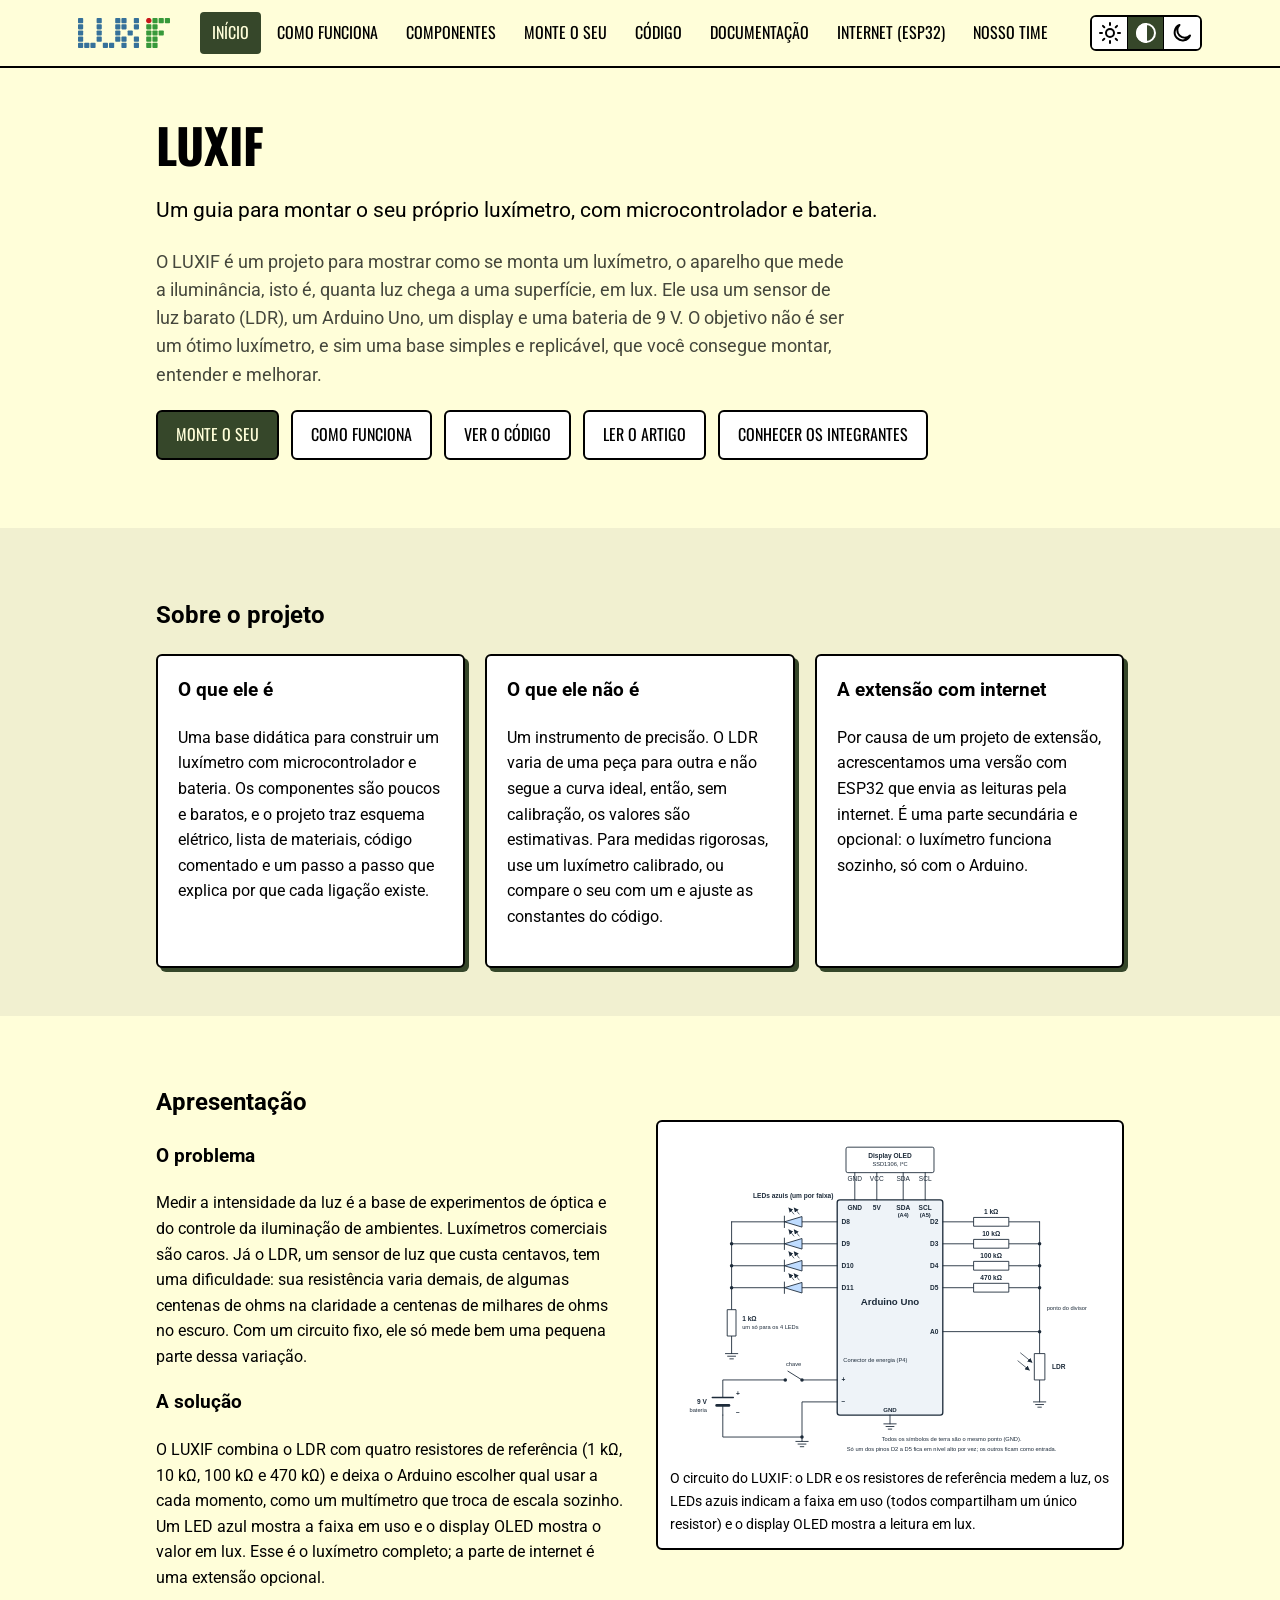
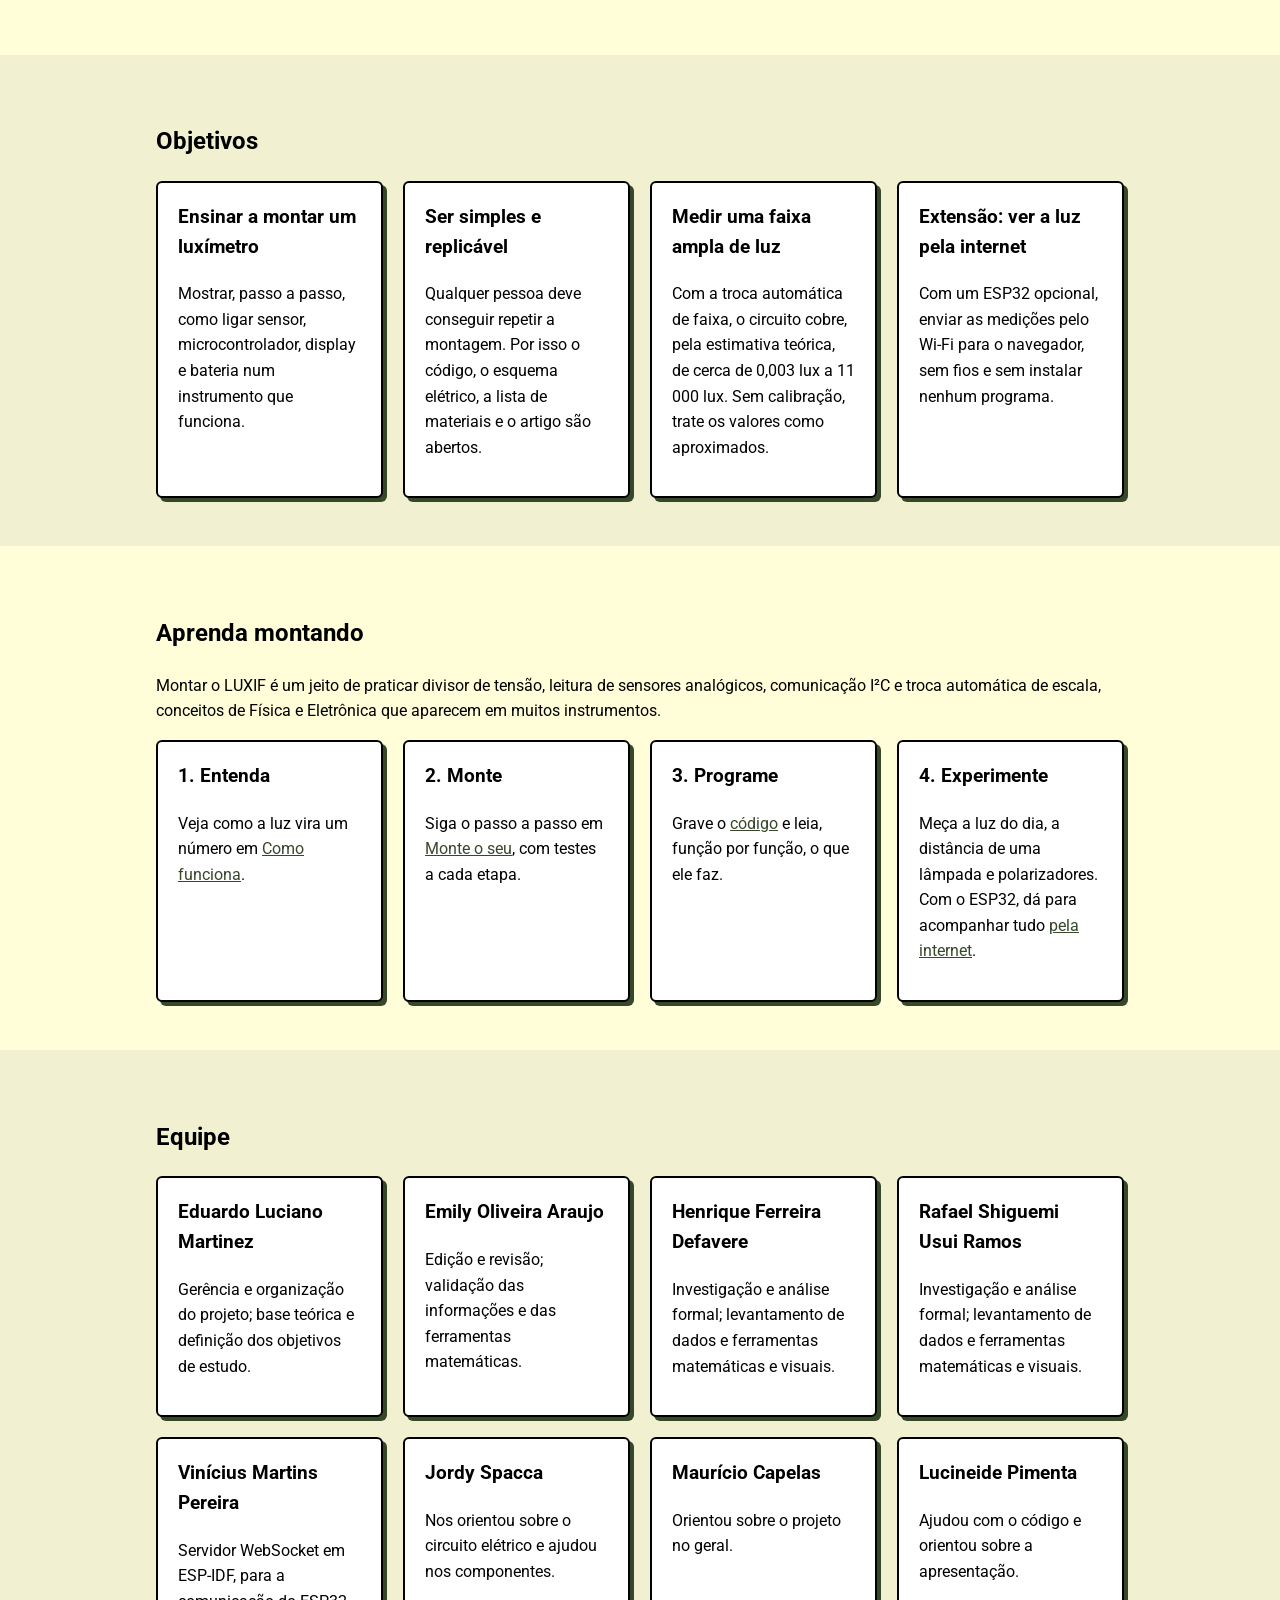
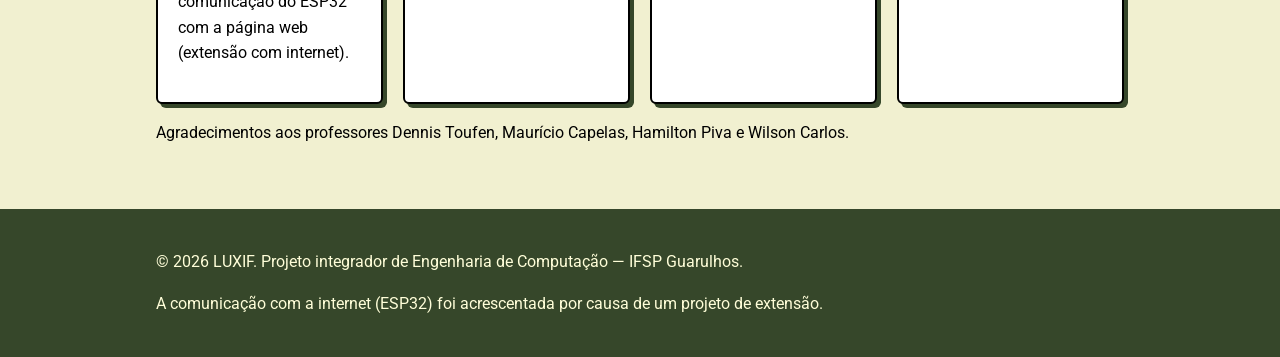
<file: index.html>
<!DOCTYPE html>
<html lang="pt-BR">
<head>
    <meta charset="UTF-8">
    <meta name="viewport" content="width=device-width, initial-scale=1">
	<title>LUXIF — monte o seu luxímetro</title>
    <meta name="description" content="LUXIF: um guia para montar um luxímetro simples e replicável, com LDR, microcontrolador e bateria. Esquema, lista de materiais, código e passo a passo.">

    <link rel="icon" href="icones/icone.png" type="image/png">
	<link href="https://fonts.googleapis.com/css2?family=Oswald:wght@500;700&amp;family=Roboto:wght@400;700&amp;display=swap" rel="stylesheet">
    <link rel="stylesheet" href="css/style.css">
	<script src="js/tema.js"></script>
</head>
<body>
    <header>
        <div class="painel">
            <a href="index.html"><img class="logo" src="imagens/logo.svg" alt="Logo LUXIF — página inicial"></a>
            <nav>
                <ul>
                    <li><a href="index.html" aria-current="page">Início</a></li>
                    <li><a href="paginas/funcionamento.html">Como funciona</a></li>
                    <li><a href="paginas/componentes.html">Componentes</a></li>
                    <li><a href="paginas/montagem.html">Monte o seu</a></li>
                    <li><a href="paginas/codigo.html">Código</a></li>
                    <li><a href="paginas/documentacao.html">Documentação</a></li>
                    <li><a href="paginas/ao-vivo.html">Internet (ESP32)</a></li>
                    <li><a href="paginas/equipe.html">Nosso time</a></li>
                </ul>
            </nav>
			<div class="ferramentas">
				<a class="indicador-luxif" href="paginas/ao-vivo.html" title="Leitura atual do LUXIF" hidden><span></span></a>
				<div class="seletor-tema" role="group" aria-label="Tema do site">
					<button type="button" data-escolha="claro" aria-pressed="false" aria-label="Tema claro" title="Tema claro"><img src="icones/claro.svg" alt="" class="icone"></button>
					<button type="button" data-escolha="auto" aria-pressed="true" aria-label="Tema auto" title="Tema auto"><img src="icones/auto.svg" alt="" class="icone"></button>	
					<button type="button" data-escolha="escuro" aria-pressed="false" aria-label="Tema escuro" title="Tema escuro"><img src="icones/escuro.svg" alt="" class="icone"></button>				
				</div>
			</div>
        </div>
    </header>

    <main>
        <section class="abertura">
			<div class="container">
				<h1>LUXIF</h1>
				<p class="subtitulo">Um guia para montar o seu próprio luxímetro, com microcontrolador e bateria.</p>
				<p class="introducao">O LUXIF é um projeto para mostrar como se monta um luxímetro, o aparelho que mede a iluminância, isto é, quanta luz chega a uma superfície, em lux. Ele usa um sensor de luz barato (LDR), um Arduino Uno, um display e uma bateria de 9 V. O objetivo não é ser um ótimo luxímetro, e sim uma base simples e replicável, que você consegue montar, entender e melhorar.</p>
				<p>
					<a class="botao" href="paginas/montagem.html">Monte o seu</a>
					<a class="botao secundario" href="paginas/funcionamento.html">Como funciona</a>
					<a class="botao secundario" href="paginas/codigo.html">Ver o código</a>
					<a class="botao secundario" href="paginas/documentacao.html">Ler o artigo</a>
                    <a class="botao secundario" href="paginas/equipe.html">Conhecer os integrantes</a>
				</p>
			</div>
		</section>

		<section id="proposito">
			<div class="container">
				<h2>Sobre o projeto</h2>
				<div class="grade">
					<article class="cartao">
						<h3>O que ele é</h3>
						<p>Uma base didática para construir um luxímetro com microcontrolador e bateria. Os componentes são poucos e baratos, e o projeto traz esquema elétrico, lista de materiais, código comentado e um passo a passo que explica por que cada ligação existe.</p>
					</article>
					<article class="cartao">
						<h3>O que ele não é</h3>
						<p>Um instrumento de precisão. O LDR varia de uma peça para outra e não segue a curva ideal, então, sem calibração, os valores são estimativas. Para medidas rigorosas, use um luxímetro calibrado, ou compare o seu com um e ajuste as constantes do código.</p>
					</article>
					<article class="cartao">
						<h3>A extensão com internet</h3>
						<p>Por causa de um projeto de extensão, acrescentamos uma versão com ESP32 que envia as leituras pela internet. É uma parte secundária e opcional: o luxímetro funciona sozinho, só com o Arduino.</p>
					</article>
				</div>
			</div>
		</section>

		<section id="apresentacao">
			<div class="container duas-colunas">
				<div>
					<h2>Apresentação</h2>
					<h3>O problema</h3>
					<p>Medir a intensidade da luz é a base de experimentos de óptica e do controle da iluminação de ambientes. Luxímetros comerciais são caros. Já o LDR, um sensor de luz que custa centavos, tem uma dificuldade: sua resistência varia demais, de algumas centenas de ohms na claridade a centenas de milhares de ohms no escuro. Com um circuito fixo, ele só mede bem uma pequena parte dessa variação.</p>
					<h3>A solução</h3>
					<p>O LUXIF combina o LDR com quatro resistores de referência (1 kΩ, 10 kΩ, 100 kΩ e 470 kΩ) e deixa o Arduino escolher qual usar a cada momento, como um multímetro que troca de escala sozinho. Um LED azul mostra a faixa em uso e o display OLED mostra o valor em lux. Esse é o luxímetro completo; a parte de internet é uma extensão opcional.</p>
				</div>
				<figure>
					<img src="imagens/esquema-eletrico.svg" alt="Esquema elétrico do LUXIF: Arduino Uno com o LDR, os quatro resistores de referência, os LEDs azuis com um resistor único, o display OLED e a alimentação por bateria de 9 V." width="1000" height="740">
					<figcaption>O circuito do LUXIF: o LDR e os resistores de referência medem a luz, os LEDs azuis indicam a faixa em uso (todos compartilham um único resistor) e o display OLED mostra a leitura em lux.</figcaption>
				</figure>
			</div>
		</section>

        <section id="objetivos">
			<div class="container">
				<h2>Objetivos</h2>
				<div class="grade">
					<article class="cartao">
						<h3>Ensinar a montar um luxímetro</h3>
						<p>Mostrar, passo a passo, como ligar sensor, microcontrolador, display e bateria num instrumento que funciona.</p>
					</article>
					<article class="cartao">
						<h3>Ser simples e replicável</h3>
						<p>Qualquer pessoa deve conseguir repetir a montagem. Por isso o código, o esquema elétrico, a lista de materiais e o artigo são abertos.</p>
					</article>
					<article class="cartao">
						<h3>Medir uma faixa ampla de luz</h3>
						<p>Com a troca automática de faixa, o circuito cobre, pela estimativa teórica, de cerca de 0,003 lux a 11 000 lux. Sem calibração, trate os valores como aproximados.</p>
					</article>
					<article class="cartao">
						<h3>Extensão: ver a luz pela internet</h3>
						<p>Com um ESP32 opcional, enviar as medições pelo Wi-Fi para o navegador, sem fios e sem instalar nenhum programa.</p>
					</article>
				</div>
			</div>
		</section>

		<section id="aprenda">
			<div class="container">
				<h2>Aprenda montando</h2>
				<p>Montar o LUXIF é um jeito de praticar divisor de tensão, leitura de sensores analógicos, comunicação I²C e troca automática de escala, conceitos de Física e Eletrônica que aparecem em muitos instrumentos.</p>
				<div class="grade">
					<article class="cartao">
						<h3>1. Entenda</h3>
						<p>Veja como a luz vira um número em <a href="paginas/funcionamento.html">Como funciona</a>.</p>
					</article>
					<article class="cartao">
						<h3>2. Monte</h3>
						<p>Siga o passo a passo em <a href="paginas/montagem.html">Monte o seu</a>, com testes a cada etapa.</p>
					</article>
					<article class="cartao">
						<h3>3. Programe</h3>
						<p>Grave o <a href="paginas/codigo.html">código</a> e leia, função por função, o que ele faz.</p>
					</article>
					<article class="cartao">
						<h3>4. Experimente</h3>
						<p>Meça a luz do dia, a distância de uma lâmpada e polarizadores. Com o ESP32, dá para acompanhar tudo <a href="paginas/ao-vivo.html">pela internet</a>.</p>
					</article>
				</div>
			</div>
		</section>

		<section id="equipe">
			<div class="container">
				<h2>Equipe</h2>
				<div class="grade">
					<article class="cartao">
						<h3>Eduardo Luciano Martinez</h3>
						<p>Gerência e organização do projeto; base teórica e definição dos objetivos de estudo.</p>
					</article>
					<article class="cartao">
						<h3>Emily Oliveira Araujo</h3>
						<p>Edição e revisão; validação das informações e das ferramentas matemáticas.</p>
					</article>
					<article class="cartao">
						<h3>Henrique Ferreira Defavere</h3>
						<p>Investigação e análise formal; levantamento de dados e ferramentas matemáticas e visuais.</p>
					</article>
					<article class="cartao">
						<h3>Rafael Shiguemi Usui Ramos</h3>
						<p>Investigação e análise formal; levantamento de dados e ferramentas matemáticas e visuais.</p>
					</article>
					<article class="cartao">
						<h3>Vinícius Martins Pereira</h3>
						<p>Servidor WebSocket em ESP-IDF, para a comunicação do ESP32 com a página web (extensão com internet).</p>
					</article>
                    <article class="cartao">
						<h3>Jordy Spacca</h3>
						<p>Nos orientou sobre o circuito elétrico e ajudou nos componentes.</p>
					</article>
					<article class="cartao">
						<h3>Maurício Capelas</h3>
						<p>Orientou sobre o projeto no geral.</p>
					</article>
					<article class="cartao">
						<h3>Lucineide Pimenta</h3>
						<p>Ajudou com o código e orientou sobre a apresentação.</p>
					</article>
				</div>
				<p>Agradecimentos aos professores Dennis Toufen, Maurício Capelas, Hamilton Piva e Wilson Carlos.</p>
			</div>
			
		</section>
    </main>

    <footer>
		<div class="container">
			<p>&copy; 2026 LUXIF. Projeto integrador de Engenharia de Computação — IFSP Guarulhos.</p>
			<p>A comunicação com a internet (ESP32) foi acrescentada por causa de um projeto de extensão.</p>
		</div>
	</footer>
	<script src="js/luxif.js"></script>
</body>
</html>
</file>
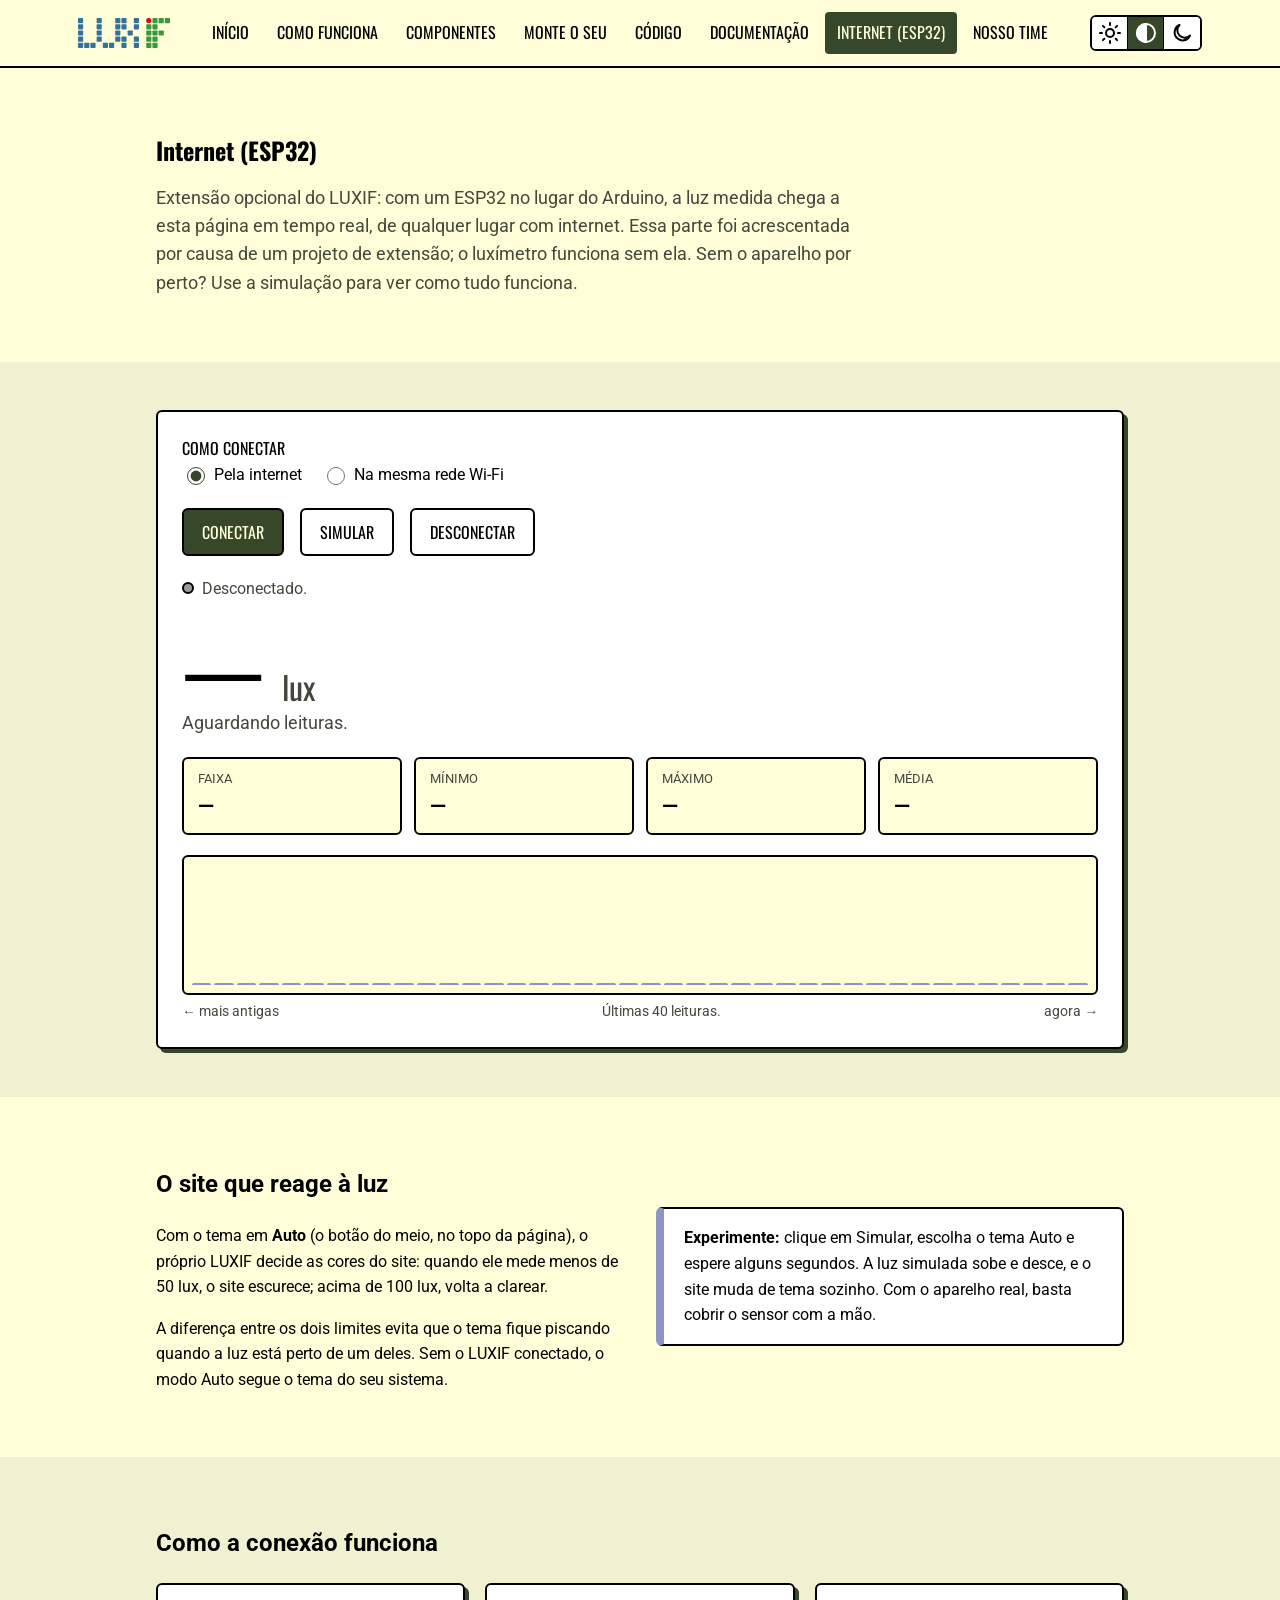
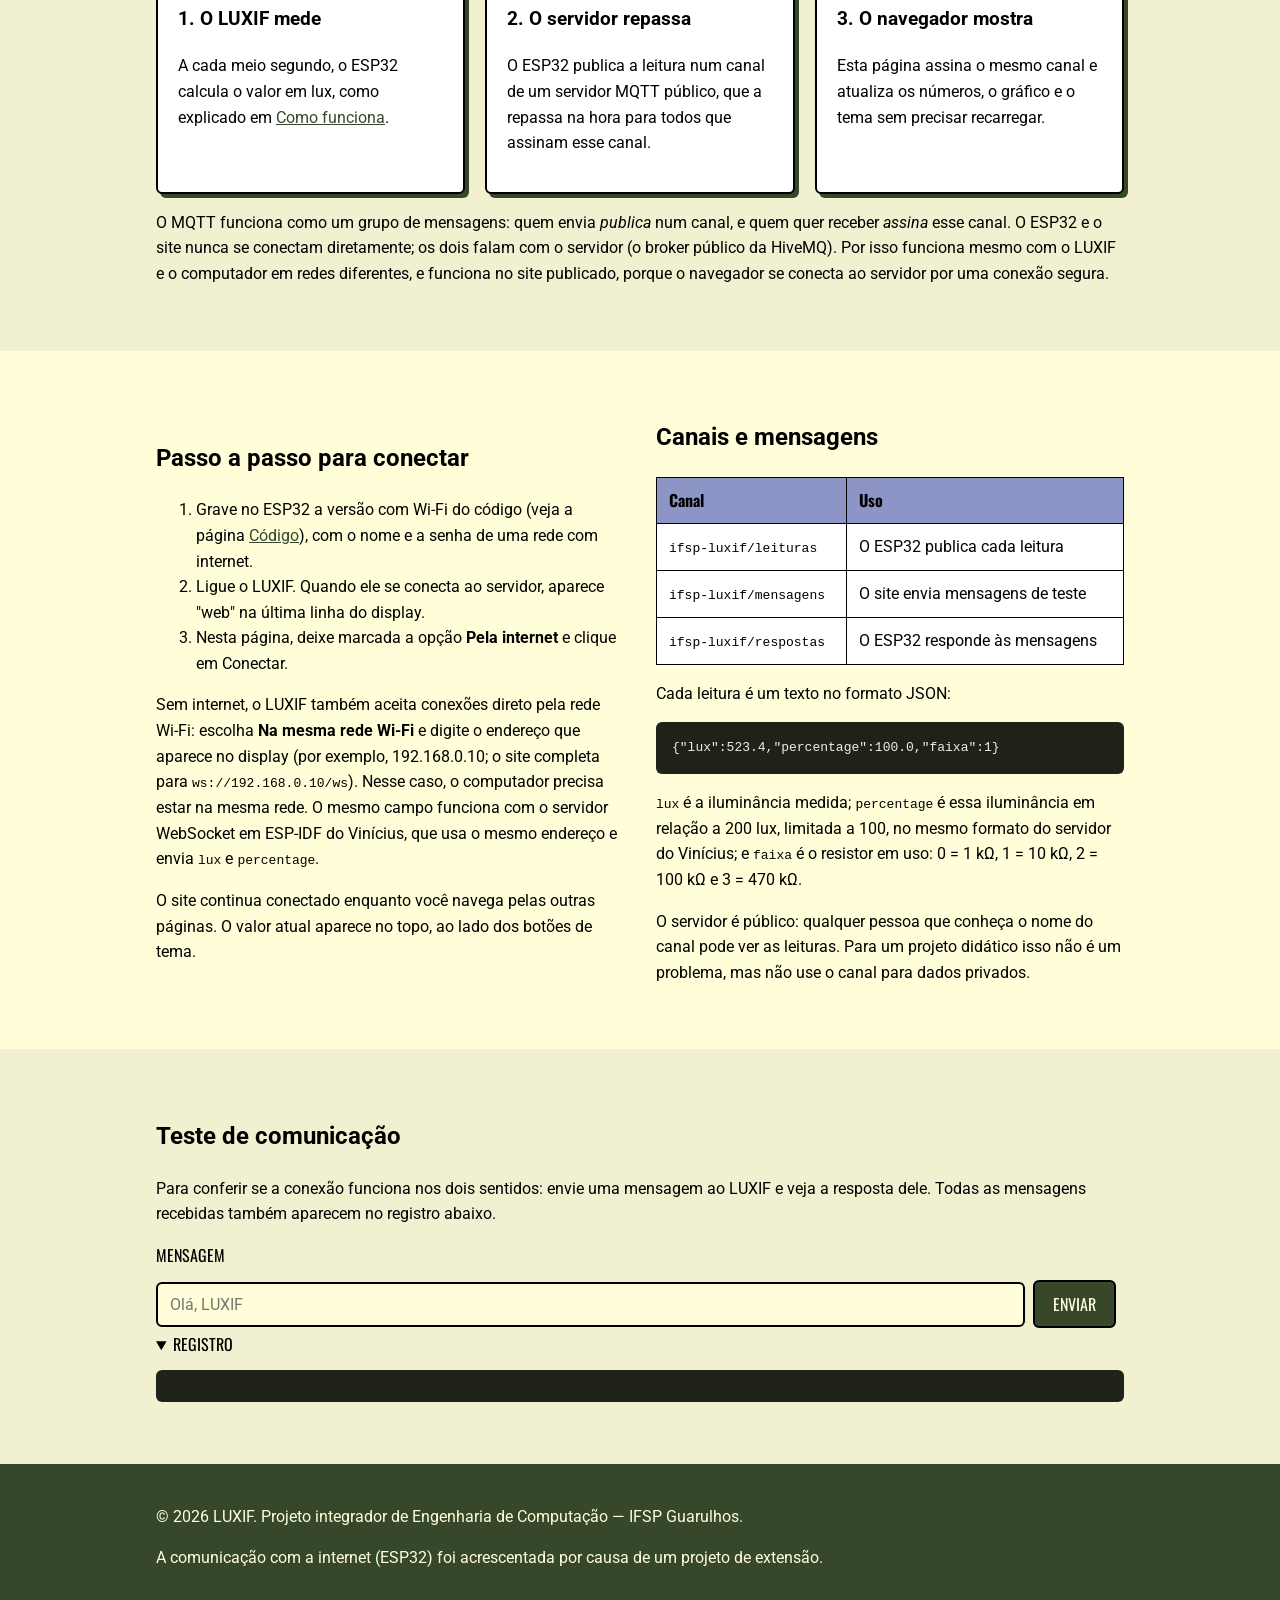
<file: paginas/ao-vivo.html>
<!DOCTYPE html>
<html lang="pt-BR">
<head>
    <meta charset="UTF-8">
    <meta name="viewport" content="width=device-width, initial-scale=1">
    <title>Internet (ESP32)</title>

    <link rel="icon" href="../icones/icone.png" type="image/png">
	<link href="https://fonts.googleapis.com/css2?family=Oswald:wght@500;700&amp;family=Roboto:wght@400;700&amp;display=swap" rel="stylesheet">
    <link rel="stylesheet" href="../css/style.css">
    <script src="../js/tema.js"></script>
</head>
<body>
    <header>
        <div class="painel">
            <a href="../index.html"><img class="logo" src="../imagens/logo.svg" alt="Logo LUXIF — página inicial"></a>
            <nav>
                <ul>
                    <li><a href="../index.html">Início</a></li>
                    <li><a href="funcionamento.html">Como funciona</a></li>
                    <li><a href="componentes.html">Componentes</a></li>
                    <li><a href="montagem.html">Monte o seu</a></li>
                    <li><a href="codigo.html">Código</a></li>
                    <li><a href="documentacao.html">Documentação</a></li>
                    <li><a href="ao-vivo.html" aria-current="page">Internet (ESP32)</a></li>
                    <li><a href="equipe.html">Nosso time</a></li>
                </ul>
            </nav>
            <div class="ferramentas">
				<a class="indicador-luxif" href="ao-vivo.html" title="Leitura atual do LUXIF" hidden><span></span></a>
				<div class="seletor-tema" role="group" aria-label="Tema do site">
					<button type="button" data-escolha="claro" aria-pressed="false" aria-label="Tema claro" title="Tema claro"><img src="../icones/claro.svg" alt="" class="icone"></button>	
					<button type="button" data-escolha="auto" aria-pressed="true" aria-label="Tema auto" title="Tema auto"><img src="../icones/auto.svg" alt="" class="icone"></button>	
					<button type="button" data-escolha="escuro" aria-pressed="false" aria-label="Tema escuro" title="Tema escuro"><img src="../icones/escuro.svg" alt="" class="icone"></button>				
				</div>
			</div>
        </div>
    </header>
    
    <main>
        <section>
			<div class="container">
				<h1>Internet (ESP32)</h1>
				<p class="introducao">Extensão opcional do LUXIF: com um ESP32 no lugar do Arduino, a luz medida chega a esta página em tempo real, de qualquer lugar com internet. Essa parte foi acrescentada por causa de um projeto de extensão; o luxímetro funciona sem ela. Sem o aparelho por perto? Use a simulação para ver como tudo funciona.</p>
			</div>
		</section>

		<section id="grafico">
			<div class="container">
				<div class="grafico">
					<form class="conexao" id="formulario-conexao">
						<fieldset class="modos">
							<legend>Como conectar</legend>
							<label><input type="radio" name="modo" value="internet" checked> Pela internet</label>
							<label><input type="radio" name="modo" value="local"> Na mesma rede Wi-Fi</label>
						</fieldset>
						<div class="campo-endereco" id="campo-local" hidden>
							<label for="endereco">Endereço do LUXIF</label>
							<input type="text" id="endereco" placeholder="192.168.0.10" autocomplete="off" spellcheck="false">
						</div>
						<p class="aviso" id="aviso-https" hidden>Este site está em HTTPS, e o navegador bloqueia conexões <code>ws://</code> diretas ao LUXIF. Use <strong>Pela internet</strong> ou abra o site por <code>http://</code> na mesma rede.</p>
						<button class="botao" type="submit">Conectar</button>
						<button class="botao secundario" type="button" id="botao-simular">Simular</button>
						<button class="botao secundario" type="button" id="botao-desconectar" disabled>Desconectar</button>
					</form>
					<p class="estado" id="estado" data-estado="desconectado" role="status">Desconectado.</p>

					<p class="leitura-principal"><span id="valor-lux">—</span> <small>lux</small></p>
					<p class="nivel-luz" id="nivel-luz">Aguardando leituras.</p>

					<div class="leituras">
						<div><span>Faixa</span><strong id="valor-faixa">—</strong></div>
						<div><span>Mínimo</span><strong id="valor-minimo">—</strong></div>
						<div><span>Máximo</span><strong id="valor-maximo">—</strong></div>
						<div><span>Média</span><strong id="valor-media">—</strong></div>
					</div>

					<div class="historico" id="historico" aria-hidden="true"></div>
					<p class="legenda-historico"><span>← mais antigas</span><span>Últimas 40 leituras.</span><span>agora →</span></p>
				</div>
			</div>
		</section>

		<section id="tema-automatico">
			<div class="container duas-colunas">
				<div>
					<h2>O site que reage à luz</h2>
					<p>Com o tema em <strong>Auto</strong> (o botão do meio, no topo da página), o próprio LUXIF decide as cores do site: quando ele mede menos de 50 lux, o site escurece; acima de 100 lux, volta a clarear.</p>
					<p>A diferença entre os dois limites evita que o tema fique piscando quando a luz está perto de um deles. Sem o LUXIF conectado, o modo Auto segue o tema do seu sistema.</p>
				</div>
				<div class="aviso">
					<strong>Experimente:</strong> clique em Simular, escolha o tema Auto e espere alguns segundos. A luz simulada sobe e desce, e o site muda de tema sozinho. Com o aparelho real, basta cobrir o sensor com a mão.
				</div>
			</div>
		</section>

		<section id="como-funciona">
			<div class="container">
				<h2>Como a conexão funciona</h2>
				<div class="grade">
					<article class="cartao">
						<h3>1. O LUXIF mede</h3>
						<p>A cada meio segundo, o ESP32 calcula o valor em lux, como explicado em <a href="funcionamento.html">Como funciona</a>.</p>
					</article>
					<article class="cartao">
						<h3>2. O servidor repassa</h3>
						<p>O ESP32 publica a leitura num canal de um servidor MQTT público, que a repassa na hora para todos que assinam esse canal.</p>
					</article>
					<article class="cartao">
						<h3>3. O navegador mostra</h3>
						<p>Esta página assina o mesmo canal e atualiza os números, o gráfico e o tema sem precisar recarregar.</p>
					</article>
				</div>
				<p>O MQTT funciona como um grupo de mensagens: quem envia <em>publica</em> num canal, e quem quer receber <em>assina</em> esse canal. O ESP32 e o site nunca se conectam diretamente; os dois falam com o servidor (o broker público da HiveMQ). Por isso funciona mesmo com o LUXIF e o computador em redes diferentes, e funciona no site publicado, porque o navegador se conecta ao servidor por uma conexão segura.</p>
			</div>
		</section>

		<section id="conectar">
			<div class="container duas-colunas">
				<div>
					<h2>Passo a passo para conectar</h2>
					<ol>
						<li>Grave no ESP32 a versão com Wi-Fi do código (veja a página <a href="codigo.html#versao-wifi">Código</a>), com o nome e a senha de uma rede com internet.</li>
						<li>Ligue o LUXIF. Quando ele se conecta ao servidor, aparece "web" na última linha do display.</li>
						<li>Nesta página, deixe marcada a opção <strong>Pela internet</strong> e clique em Conectar.</li>
					</ol>
					<p>Sem internet, o LUXIF também aceita conexões direto pela rede Wi-Fi: escolha <strong>Na mesma rede Wi-Fi</strong> e digite o endereço que aparece no display (por exemplo, 192.168.0.10; o site completa para <code>ws://192.168.0.10/ws</code>). Nesse caso, o computador precisa estar na mesma rede. O mesmo campo funciona com o servidor WebSocket em ESP-IDF do Vinícius, que usa o mesmo endereço e envia <code>lux</code> e <code>percentage</code>.</p>
					<p>O site continua conectado enquanto você navega pelas outras páginas. O valor atual aparece no topo, ao lado dos botões de tema.</p>
				</div>
				<div>
					<h2>Canais e mensagens</h2>
					<div class="tabela-rolagem">
						<table>
							<thead>
								<tr><th>Canal</th><th>Uso</th></tr>
							</thead>
							<tbody>
								<tr><td><code>ifsp-luxif/leituras</code></td><td>O ESP32 publica cada leitura</td></tr>
								<tr><td><code>ifsp-luxif/mensagens</code></td><td>O site envia mensagens de teste</td></tr>
								<tr><td><code>ifsp-luxif/respostas</code></td><td>O ESP32 responde às mensagens</td></tr>
							</tbody>
						</table>
					</div>
					<p>Cada leitura é um texto no formato JSON:</p>
					<pre><code>{"lux":523.4,"percentage":100.0,"faixa":1}</code></pre>
					<p><code>lux</code> é a iluminância medida; <code>percentage</code> é essa iluminância em relação a 200 lux, limitada a 100, no mesmo formato do servidor do Vinícius; e <code>faixa</code> é o resistor em uso: 0 = 1 kΩ, 1 = 10 kΩ, 2 = 100 kΩ e 3 = 470 kΩ.</p>
					<p>O servidor é público: qualquer pessoa que conheça o nome do canal pode ver as leituras. Para um projeto didático isso não é um problema, mas não use o canal para dados privados.</p>
				</div>
			</div>
		</section>

		<section id="teste">
			<div class="container">
				<h2>Teste de comunicação</h2>
				<p>Para conferir se a conexão funciona nos dois sentidos: envie uma mensagem ao LUXIF e veja a resposta dele. Todas as mensagens recebidas também aparecem no registro abaixo.</p>
				<form class="conexao" id="formulario-teste">
					<label for="mensagem">Mensagem</label>
					<input type="text" id="mensagem" placeholder="Olá, LUXIF" autocomplete="off">
					<button class="botao" type="submit">Enviar</button>
				</form>
				<details open>
					<summary>Registro</summary>
					<pre class="registro" id="registro" aria-live="polite"></pre>
				</details>
			</div>
		</section>
    </main>

    <footer>
		<div class="container">
			<p>&copy; 2026 LUXIF. Projeto integrador de Engenharia de Computação — IFSP Guarulhos.</p>
			<p>A comunicação com a internet (ESP32) foi acrescentada por causa de um projeto de extensão.</p>
		</div>
	</footer>
	<script src="../js/luxif.js"></script>
	<script src="../js/ao-vivo.js"></script>
</body>
</html>
</file>
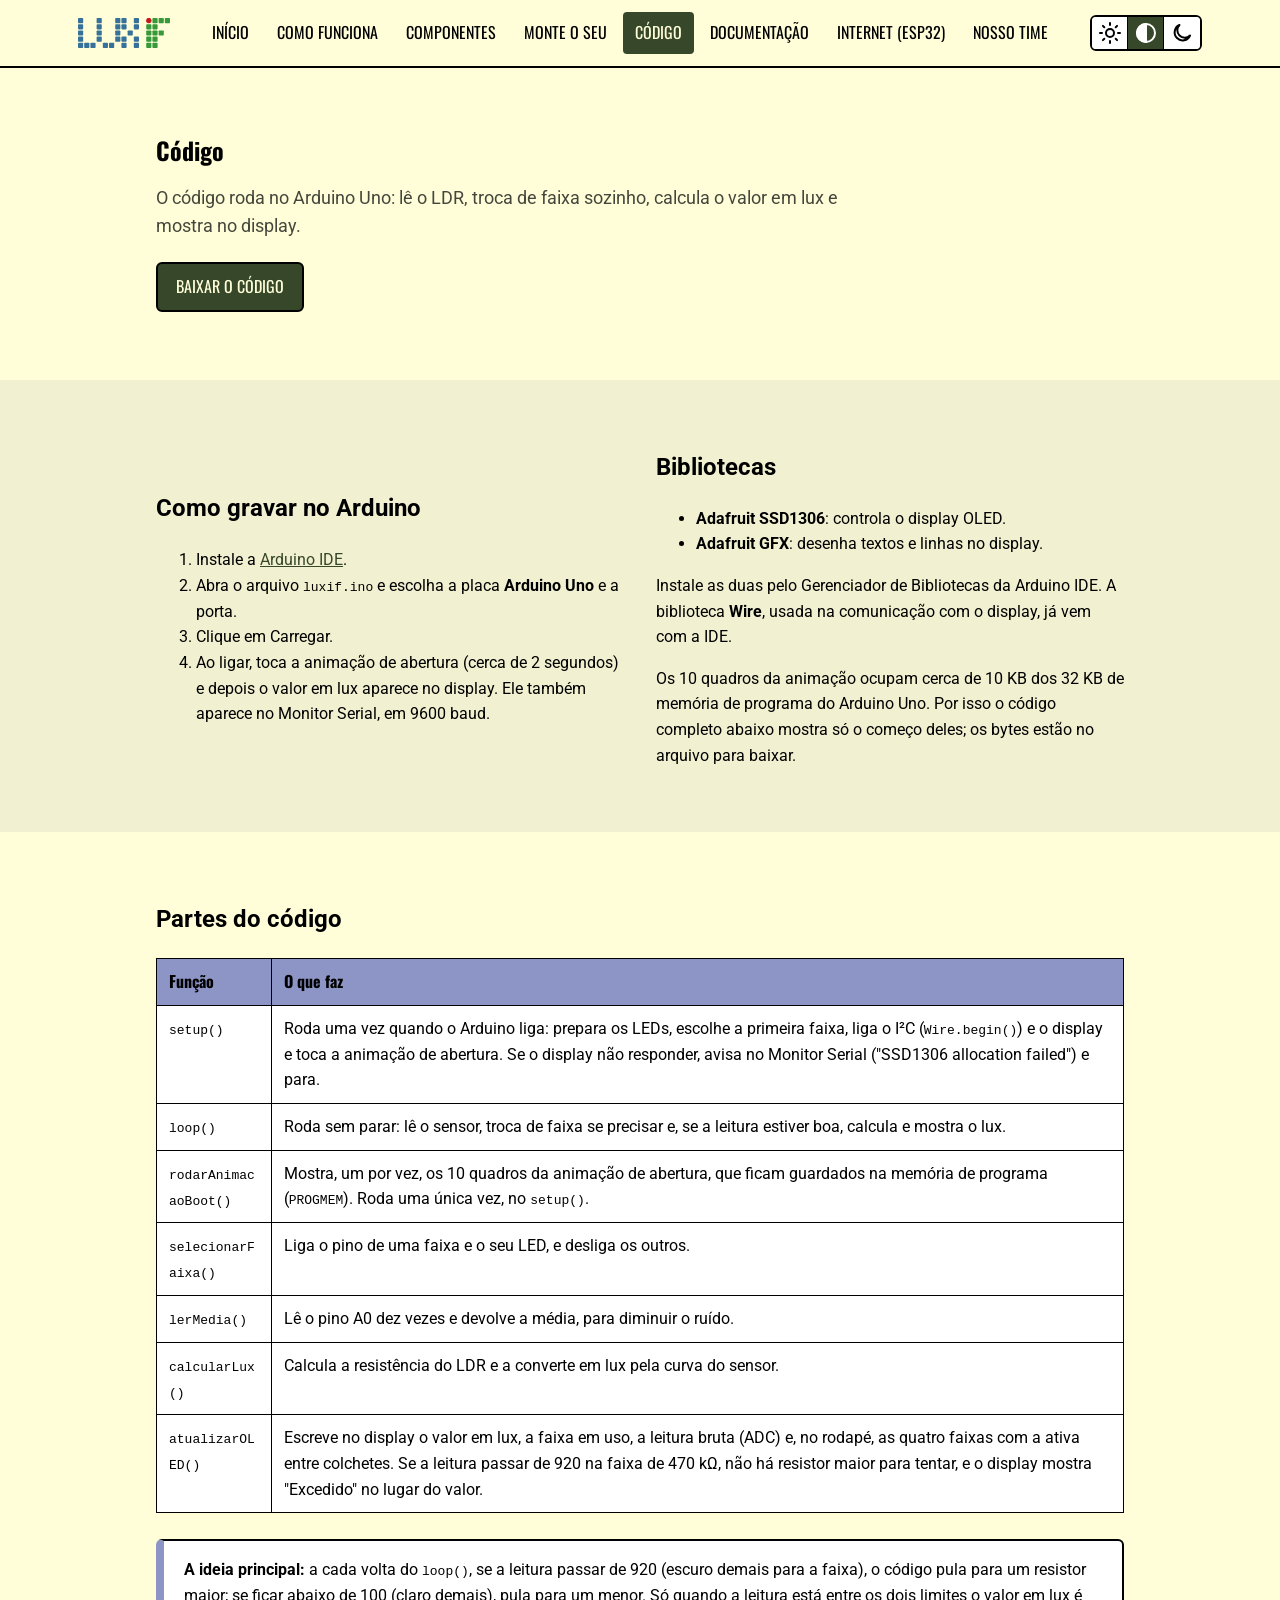
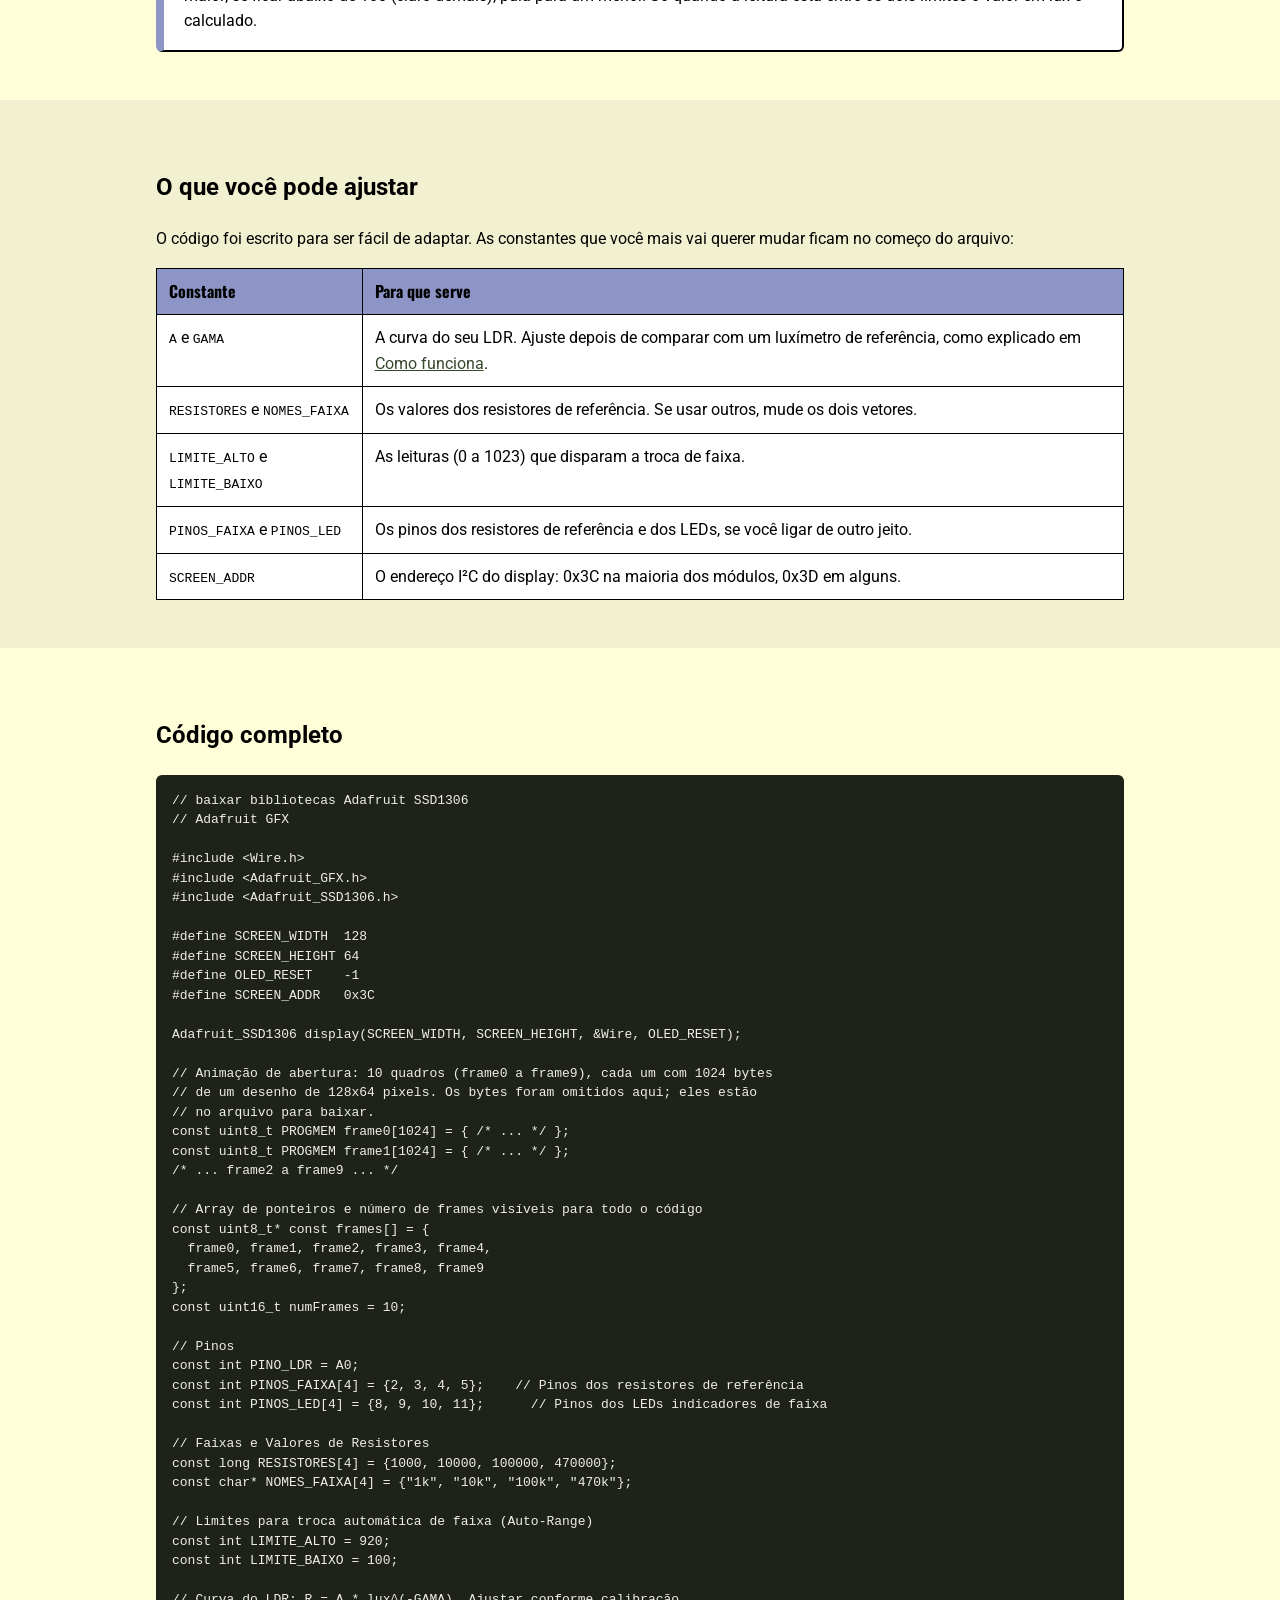
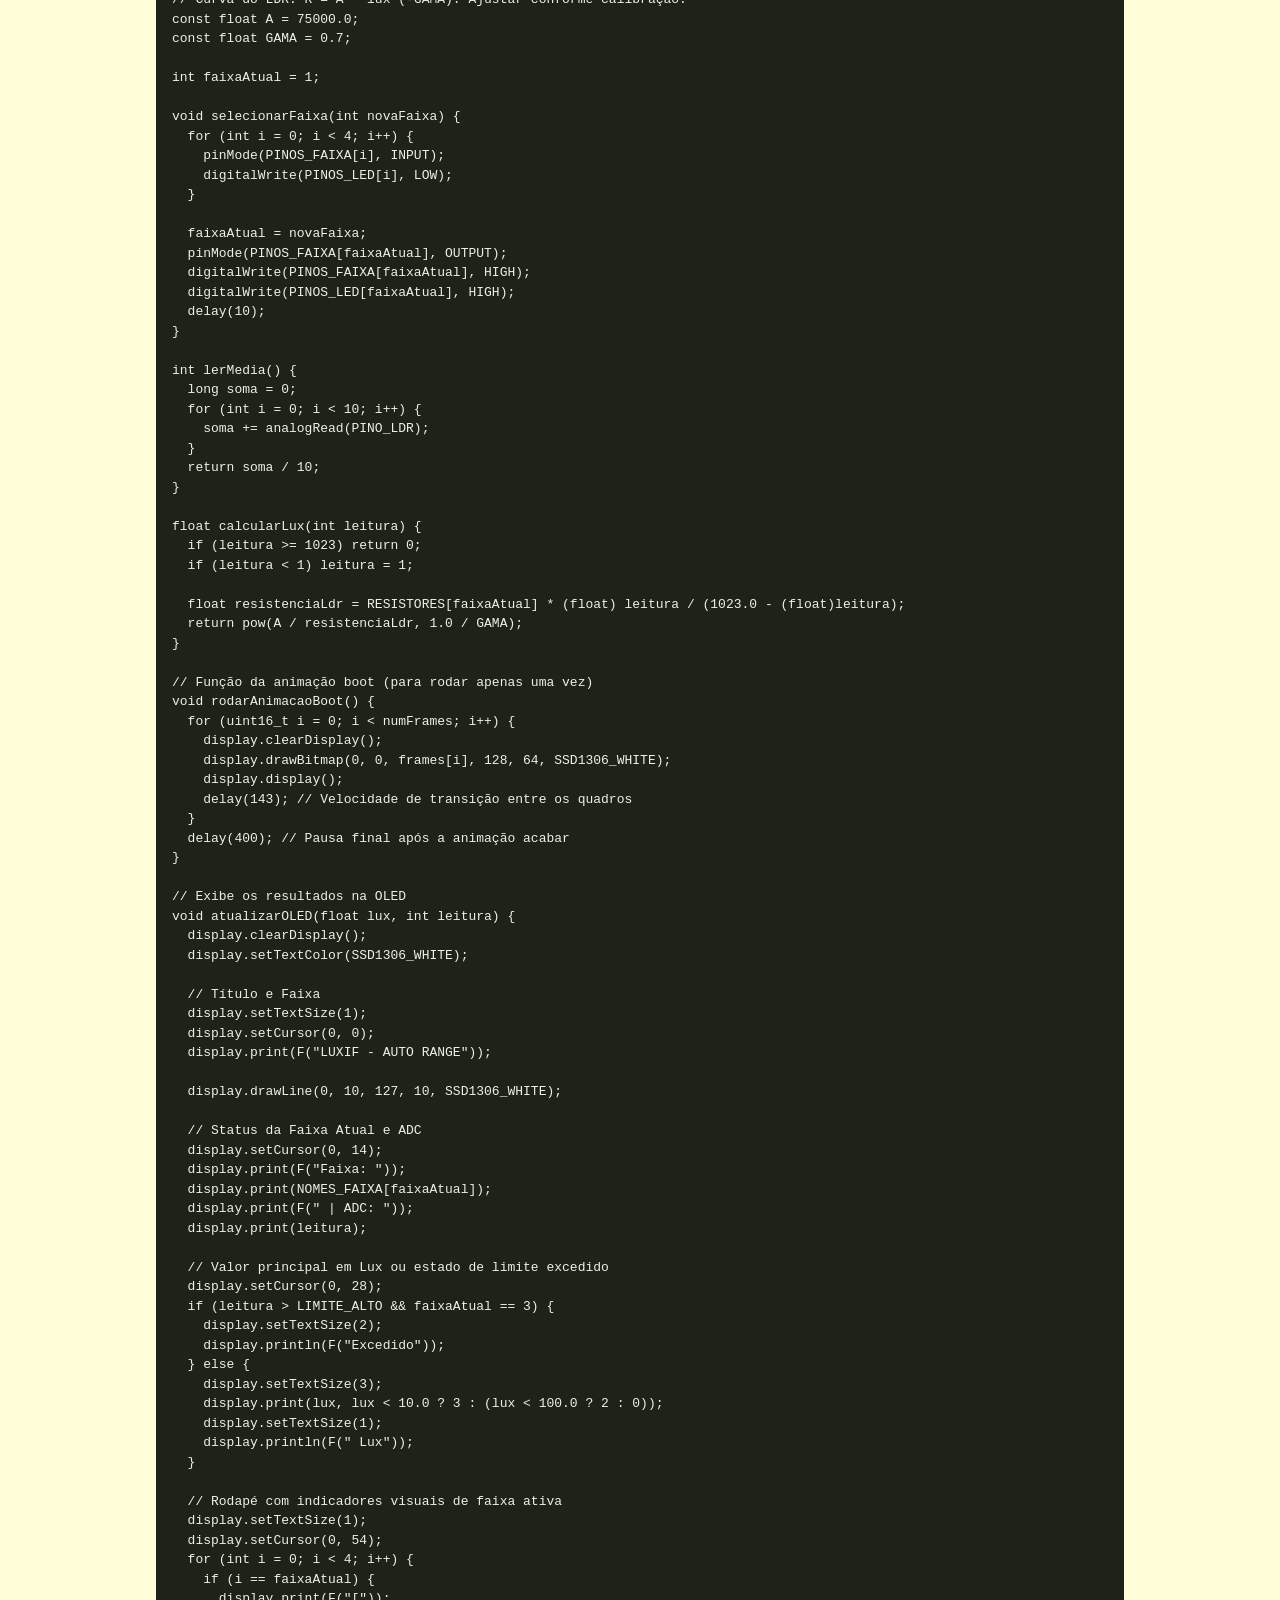
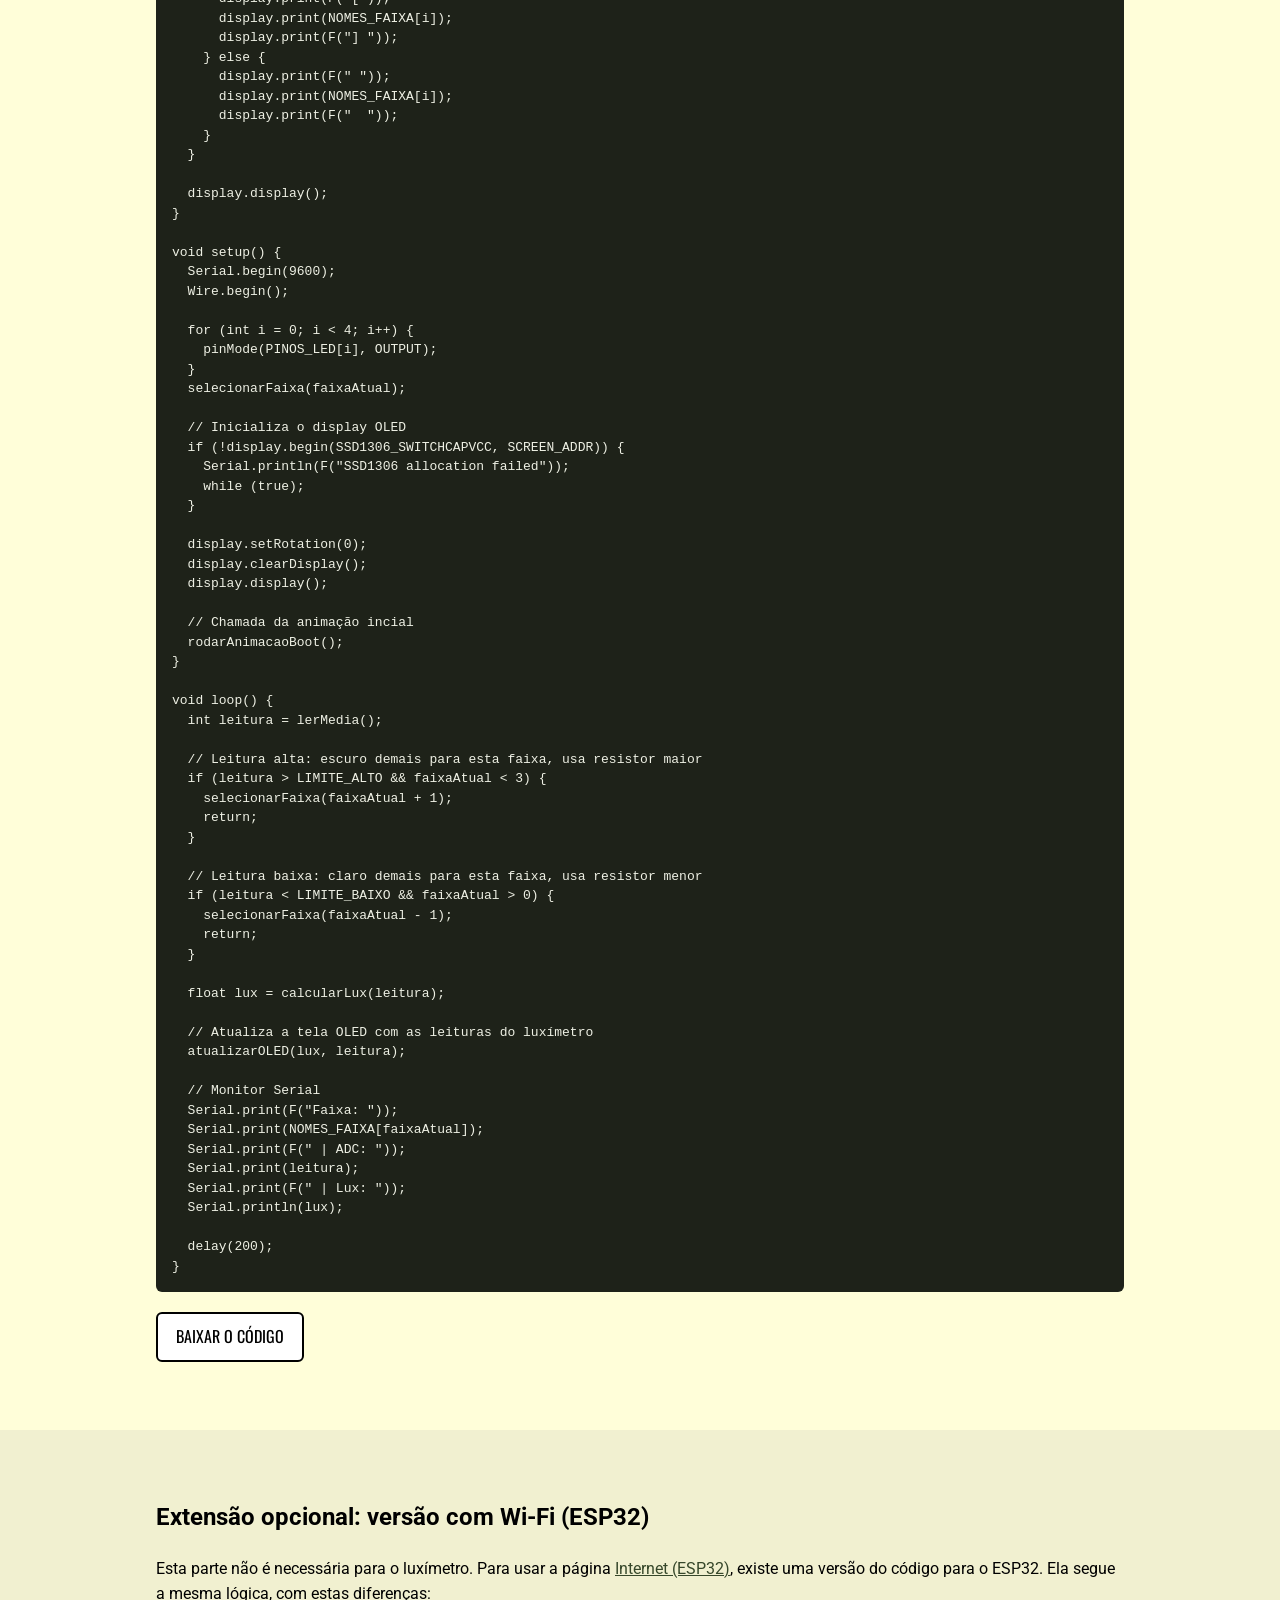
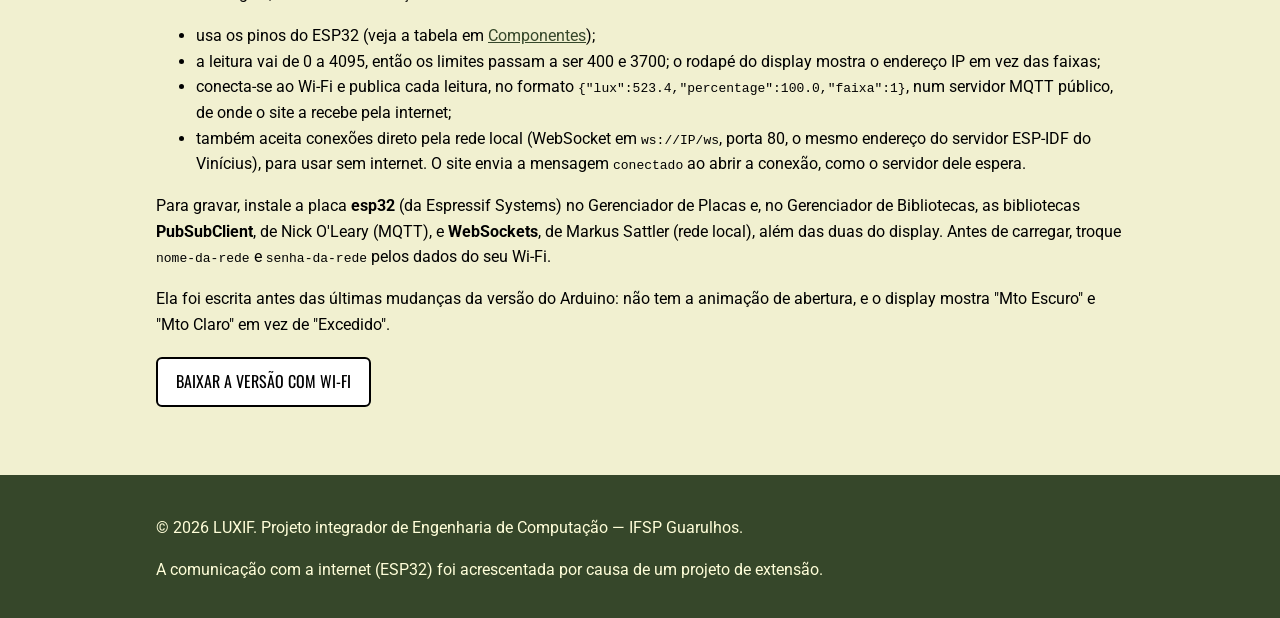
<file: paginas/codigo.html>
<!DOCTYPE html>
<html lang="pt-BR">
<head>
    <meta charset="UTF-8">
    <meta name="viewport" content="width=device-width, initial-scale=1">
    <title>Código</title>

    <link rel="icon" href="../icones/icone.png" type="image/png">
	  <link href="https://fonts.googleapis.com/css2?family=Oswald:wght@500;700&amp;family=Roboto:wght@400;700&amp;display=swap" rel="stylesheet">
    <link rel="stylesheet" href="../css/style.css">
    <script src="../js/tema.js"></script>
</head>
<body>
    <header>
        <div class="painel">
            <a href="../index.html"><img class="logo" src="../imagens/logo.svg" alt="Logo LUXIF — página inicial"></a>
            <nav>
                <ul>
                    <li><a href="../index.html">Início</a></li>
                    <li><a href="funcionamento.html">Como funciona</a></li>
                    <li><a href="componentes.html">Componentes</a></li>
                    <li><a href="montagem.html">Monte o seu</a></li>
                    <li><a href="codigo.html" aria-current="page">Código</a></li>
                    <li><a href="documentacao.html">Documentação</a></li>
                    <li><a href="ao-vivo.html">Internet (ESP32)</a></li>
                    <li><a href="equipe.html">Nosso time</a></li>
                </ul>
            </nav>
            <div class="ferramentas">
              <a class="indicador-luxif" href="ao-vivo.html" title="Leitura atual do LUXIF" hidden><span></span></a>
              <div class="seletor-tema" role="group" aria-label="Tema do site">
                  <button type="button" data-escolha="claro" aria-pressed="false" aria-label="Tema claro" title="Tema claro"><img src="../icones/claro.svg" alt="" class="icone"></button>	
                  <button type="button" data-escolha="auto" aria-pressed="true" aria-label="Tema auto" title="Tema auto"><img src="../icones/auto.svg" alt="" class="icone"></button>
                  <button type="button" data-escolha="escuro" aria-pressed="false" aria-label="Tema escuro" title="Tema escuro"><img src="../icones/escuro.svg" alt="" class="icone"></button>				
                </div>
              </div>
        </div>
    </header>
    
    <main>
        <section>
			<div class="container">
				<h1>Código</h1>
				<p class="introducao">O código roda no Arduino Uno: lê o LDR, troca de faixa sozinho, calcula o valor em lux e mostra no display.</p>
				<p><a class="botao" href="../codigo/luxif/luxif.ino" download>Baixar o código</a></p>
			</div>
		</section>

		<section id="como-gravar">
			<div class="container duas-colunas">
				<div>
					<h2>Como gravar no Arduino</h2>
					<ol>
						<li>Instale a <a href="https://www.arduino.cc/en/software" target="_blank" rel="noopener">Arduino IDE</a>.</li>
						<li>Abra o arquivo <code>luxif.ino</code> e escolha a placa <strong>Arduino Uno</strong> e a porta.</li>
						<li>Clique em Carregar.</li>
						<li>Ao ligar, toca a animação de abertura (cerca de 2 segundos) e depois o valor em lux aparece no display. Ele também aparece no Monitor Serial, em 9600 baud.</li>
					</ol>
				</div>
				<div>
					<h2>Bibliotecas</h2>
					<ul>
						<li><strong>Adafruit SSD1306</strong>: controla o display OLED.</li>
						<li><strong>Adafruit GFX</strong>: desenha textos e linhas no display.</li>
					</ul>
					<p>Instale as duas pelo Gerenciador de Bibliotecas da Arduino IDE. A biblioteca <strong>Wire</strong>, usada na comunicação com o display, já vem com a IDE.</p>
					<p>Os 10 quadros da animação ocupam cerca de 10 KB dos 32 KB de memória de programa do Arduino Uno. Por isso o código completo abaixo mostra só o começo deles; os bytes estão no arquivo para baixar.</p>
				</div>
			</div>
		</section>

		<section id="partes">
			<div class="container">
				<h2>Partes do código</h2>
				<div class="tabela-rolagem">
					<table>
						<thead>
							<tr><th>Função</th><th>O que faz</th></tr>
						</thead>
						<tbody>
							<tr><td><code>setup()</code></td><td>Roda uma vez quando o Arduino liga: prepara os LEDs, escolhe a primeira faixa, liga o I²C (<code>Wire.begin()</code>) e o display e toca a animação de abertura. Se o display não responder, avisa no Monitor Serial ("SSD1306 allocation failed") e para.</td></tr>
							<tr><td><code>loop()</code></td><td>Roda sem parar: lê o sensor, troca de faixa se precisar e, se a leitura estiver boa, calcula e mostra o lux.</td></tr>
							<tr><td><code>rodarAnimacaoBoot()</code></td><td>Mostra, um por vez, os 10 quadros da animação de abertura, que ficam guardados na memória de programa (<code>PROGMEM</code>). Roda uma única vez, no <code>setup()</code>.</td></tr>
							<tr><td><code>selecionarFaixa()</code></td><td>Liga o pino de uma faixa e o seu LED, e desliga os outros.</td></tr>
							<tr><td><code>lerMedia()</code></td><td>Lê o pino A0 dez vezes e devolve a média, para diminuir o ruído.</td></tr>
							<tr><td><code>calcularLux()</code></td><td>Calcula a resistência do LDR e a converte em lux pela curva do sensor.</td></tr>
							<tr><td><code>atualizarOLED()</code></td><td>Escreve no display o valor em lux, a faixa em uso, a leitura bruta (ADC) e, no rodapé, as quatro faixas com a ativa entre colchetes. Se a leitura passar de 920 na faixa de 470 kΩ, não há resistor maior para tentar, e o display mostra "Excedido" no lugar do valor.</td></tr>
						</tbody>
					</table>
				</div>
                <br>
				<div class="aviso">
					<strong>A ideia principal:</strong> a cada volta do <code>loop()</code>, se a leitura passar de 920 (escuro demais para a faixa), o código pula para um resistor maior; se ficar abaixo de 100 (claro demais), pula para um menor. Só quando a leitura está entre os dois limites o valor em lux é calculado.
				</div>
			</div>
		</section>

		<section id="ajustes">
			<div class="container">
				<h2>O que você pode ajustar</h2>
				<p>O código foi escrito para ser fácil de adaptar. As constantes que você mais vai querer mudar ficam no começo do arquivo:</p>
				<div class="tabela-rolagem">
					<table>
						<thead>
							<tr><th>Constante</th><th>Para que serve</th></tr>
						</thead>
						<tbody>
							<tr><td><code>A</code> e <code>GAMA</code></td><td>A curva do seu LDR. Ajuste depois de comparar com um luxímetro de referência, como explicado em <a href="funcionamento.html#calibracao">Como funciona</a>.</td></tr>
							<tr><td><code>RESISTORES</code> e <code>NOMES_FAIXA</code></td><td>Os valores dos resistores de referência. Se usar outros, mude os dois vetores.</td></tr>
							<tr><td><code>LIMITE_ALTO</code> e <code>LIMITE_BAIXO</code></td><td>As leituras (0 a 1023) que disparam a troca de faixa.</td></tr>
							<tr><td><code>PINOS_FAIXA</code> e <code>PINOS_LED</code></td><td>Os pinos dos resistores de referência e dos LEDs, se você ligar de outro jeito.</td></tr>
							<tr><td><code>SCREEN_ADDR</code></td><td>O endereço I²C do display: 0x3C na maioria dos módulos, 0x3D em alguns.</td></tr>
						</tbody>
					</table>
				</div>
			</div>
		</section>

		<section id="codigo-completo">
			<div class="container">
				<h2>Código completo</h2>
				<pre><code>// baixar bibliotecas Adafruit SSD1306
// Adafruit GFX

#include &lt;Wire.h&gt;
#include &lt;Adafruit_GFX.h&gt;
#include &lt;Adafruit_SSD1306.h&gt;

#define SCREEN_WIDTH  128
#define SCREEN_HEIGHT 64
#define OLED_RESET    -1
#define SCREEN_ADDR   0x3C

Adafruit_SSD1306 display(SCREEN_WIDTH, SCREEN_HEIGHT, &amp;Wire, OLED_RESET);

// Animação de abertura: 10 quadros (frame0 a frame9), cada um com 1024 bytes
// de um desenho de 128x64 pixels. Os bytes foram omitidos aqui; eles estão
// no arquivo para baixar.
const uint8_t PROGMEM frame0[1024] = { /* ... */ };
const uint8_t PROGMEM frame1[1024] = { /* ... */ };
/* ... frame2 a frame9 ... */

// Array de ponteiros e número de frames visíveis para todo o código
const uint8_t* const frames[] = {
  frame0, frame1, frame2, frame3, frame4, 
  frame5, frame6, frame7, frame8, frame9
};
const uint16_t numFrames = 10;

// Pinos
const int PINO_LDR = A0;
const int PINOS_FAIXA[4] = {2, 3, 4, 5};    // Pinos dos resistores de referência
const int PINOS_LED[4] = {8, 9, 10, 11};      // Pinos dos LEDs indicadores de faixa

// Faixas e Valores de Resistores
const long RESISTORES[4] = {1000, 10000, 100000, 470000};
const char* NOMES_FAIXA[4] = {"1k", "10k", "100k", "470k"};

// Limites para troca automática de faixa (Auto-Range)
const int LIMITE_ALTO = 920;
const int LIMITE_BAIXO = 100;

// Curva do LDR: R = A * lux^(-GAMA). Ajustar conforme calibração.
const float A = 75000.0;
const float GAMA = 0.7;

int faixaAtual = 1;

void selecionarFaixa(int novaFaixa) {
  for (int i = 0; i &lt; 4; i++) {
    pinMode(PINOS_FAIXA[i], INPUT);
    digitalWrite(PINOS_LED[i], LOW);
  }

  faixaAtual = novaFaixa;
  pinMode(PINOS_FAIXA[faixaAtual], OUTPUT);
  digitalWrite(PINOS_FAIXA[faixaAtual], HIGH);
  digitalWrite(PINOS_LED[faixaAtual], HIGH);
  delay(10);
}

int lerMedia() {
  long soma = 0;
  for (int i = 0; i &lt; 10; i++) {
    soma += analogRead(PINO_LDR);
  }
  return soma / 10;
}

float calcularLux(int leitura) {
  if (leitura &gt;= 1023) return 0;
  if (leitura &lt; 1) leitura = 1;

  float resistenciaLdr = RESISTORES[faixaAtual] * (float) leitura / (1023.0 - (float)leitura);
  return pow(A / resistenciaLdr, 1.0 / GAMA);
}

// Função da animação boot (para rodar apenas uma vez)
void rodarAnimacaoBoot() {
  for (uint16_t i = 0; i &lt; numFrames; i++) {
    display.clearDisplay();
    display.drawBitmap(0, 0, frames[i], 128, 64, SSD1306_WHITE);
    display.display();
    delay(143); // Velocidade de transição entre os quadros
  }
  delay(400); // Pausa final após a animação acabar
}

// Exibe os resultados na OLED
void atualizarOLED(float lux, int leitura) {
  display.clearDisplay();
  display.setTextColor(SSD1306_WHITE);

  // Título e Faixa
  display.setTextSize(1);
  display.setCursor(0, 0);
  display.print(F("LUXIF - AUTO RANGE"));

  display.drawLine(0, 10, 127, 10, SSD1306_WHITE);

  // Status da Faixa Atual e ADC
  display.setCursor(0, 14);
  display.print(F("Faixa: "));
  display.print(NOMES_FAIXA[faixaAtual]);
  display.print(F(" | ADC: "));
  display.print(leitura);

  // Valor principal em Lux ou estado de limite excedido
  display.setCursor(0, 28);
  if (leitura &gt; LIMITE_ALTO &amp;&amp; faixaAtual == 3) {
    display.setTextSize(2);
    display.println(F("Excedido"));
  } else {
    display.setTextSize(3);
    display.print(lux, lux &lt; 10.0 ? 3 : (lux &lt; 100.0 ? 2 : 0));
    display.setTextSize(1);
    display.println(F(" Lux"));
  }

  // Rodapé com indicadores visuais de faixa ativa
  display.setTextSize(1);
  display.setCursor(0, 54);
  for (int i = 0; i &lt; 4; i++) {
    if (i == faixaAtual) {
      display.print(F("["));
      display.print(NOMES_FAIXA[i]);
      display.print(F("] "));
    } else {
      display.print(F(" "));
      display.print(NOMES_FAIXA[i]);
      display.print(F("  "));
    }
  }

  display.display();
}

void setup() {
  Serial.begin(9600);
  Wire.begin();

  for (int i = 0; i &lt; 4; i++) {
    pinMode(PINOS_LED[i], OUTPUT);
  }
  selecionarFaixa(faixaAtual);

  // Inicializa o display OLED
  if (!display.begin(SSD1306_SWITCHCAPVCC, SCREEN_ADDR)) {
    Serial.println(F("SSD1306 allocation failed"));
    while (true);
  }

  display.setRotation(0);
  display.clearDisplay();
  display.display();

  // Chamada da animação incial
  rodarAnimacaoBoot();
}

void loop() {
  int leitura = lerMedia();

  // Leitura alta: escuro demais para esta faixa, usa resistor maior
  if (leitura &gt; LIMITE_ALTO &amp;&amp; faixaAtual &lt; 3) {
    selecionarFaixa(faixaAtual + 1);
    return;
  }

  // Leitura baixa: claro demais para esta faixa, usa resistor menor
  if (leitura &lt; LIMITE_BAIXO &amp;&amp; faixaAtual &gt; 0) {
    selecionarFaixa(faixaAtual - 1);
    return;
  }

  float lux = calcularLux(leitura);

  // Atualiza a tela OLED com as leituras do luxímetro
  atualizarOLED(lux, leitura);

  // Monitor Serial
  Serial.print(F("Faixa: "));
  Serial.print(NOMES_FAIXA[faixaAtual]);
  Serial.print(F(" | ADC: "));
  Serial.print(leitura);
  Serial.print(F(" | Lux: "));
  Serial.println(lux);

  delay(200);
}</code></pre>
				<p><a class="botao secundario" href="../codigo/luxif/luxif.ino" download>Baixar o código</a></p>
			</div>
		</section>

		<section id="versao-wifi">
			<div class="container">
				<h2>Extensão opcional: versão com Wi-Fi (ESP32)</h2>
				<p>Esta parte não é necessária para o luxímetro. Para usar a página <a href="ao-vivo.html">Internet (ESP32)</a>, existe uma versão do código para o ESP32. Ela segue a mesma lógica, com estas diferenças:</p>
				<ul>
					<li>usa os pinos do ESP32 (veja a tabela em <a href="componentes.html#versao-wifi">Componentes</a>);</li>
					<li>a leitura vai de 0 a 4095, então os limites passam a ser 400 e 3700; o rodapé do display mostra o endereço IP em vez das faixas;</li>
					<li>conecta-se ao Wi-Fi e publica cada leitura, no formato <code>{"lux":523.4,"percentage":100.0,"faixa":1}</code>, num servidor MQTT público, de onde o site a recebe pela internet;</li>
					<li>também aceita conexões direto pela rede local (WebSocket em <code>ws://IP/ws</code>, porta 80, o mesmo endereço do servidor ESP-IDF do Vinícius), para usar sem internet. O site envia a mensagem <code>conectado</code> ao abrir a conexão, como o servidor dele espera.</li>
				</ul>
				<p>Para gravar, instale a placa <strong>esp32</strong> (da Espressif Systems) no Gerenciador de Placas e, no Gerenciador de Bibliotecas, as bibliotecas <strong>PubSubClient</strong>, de Nick O'Leary (MQTT), e <strong>WebSockets</strong>, de Markus Sattler (rede local), além das duas do display. Antes de carregar, troque <code>nome-da-rede</code> e <code>senha-da-rede</code> pelos dados do seu Wi-Fi.</p>
				<p>Ela foi escrita antes das últimas mudanças da versão do Arduino: não tem a animação de abertura, e o display mostra "Mto Escuro" e "Mto Claro" em vez de "Excedido".</p>
				<p><a class="botao secundario" href="../codigo/luxif_wifi/luxif_wifi.ino" download>Baixar a versão com Wi-Fi</a></p>
			</div>
		</section>
    </main>

    <footer>
		<div class="container">
			<p>&copy; 2026 LUXIF. Projeto integrador de Engenharia de Computação — IFSP Guarulhos.</p>
			<p>A comunicação com a internet (ESP32) foi acrescentada por causa de um projeto de extensão.</p>
		</div>
	</footer>
	<script src="../js/luxif.js"></script>
</body>
</html>
</file>
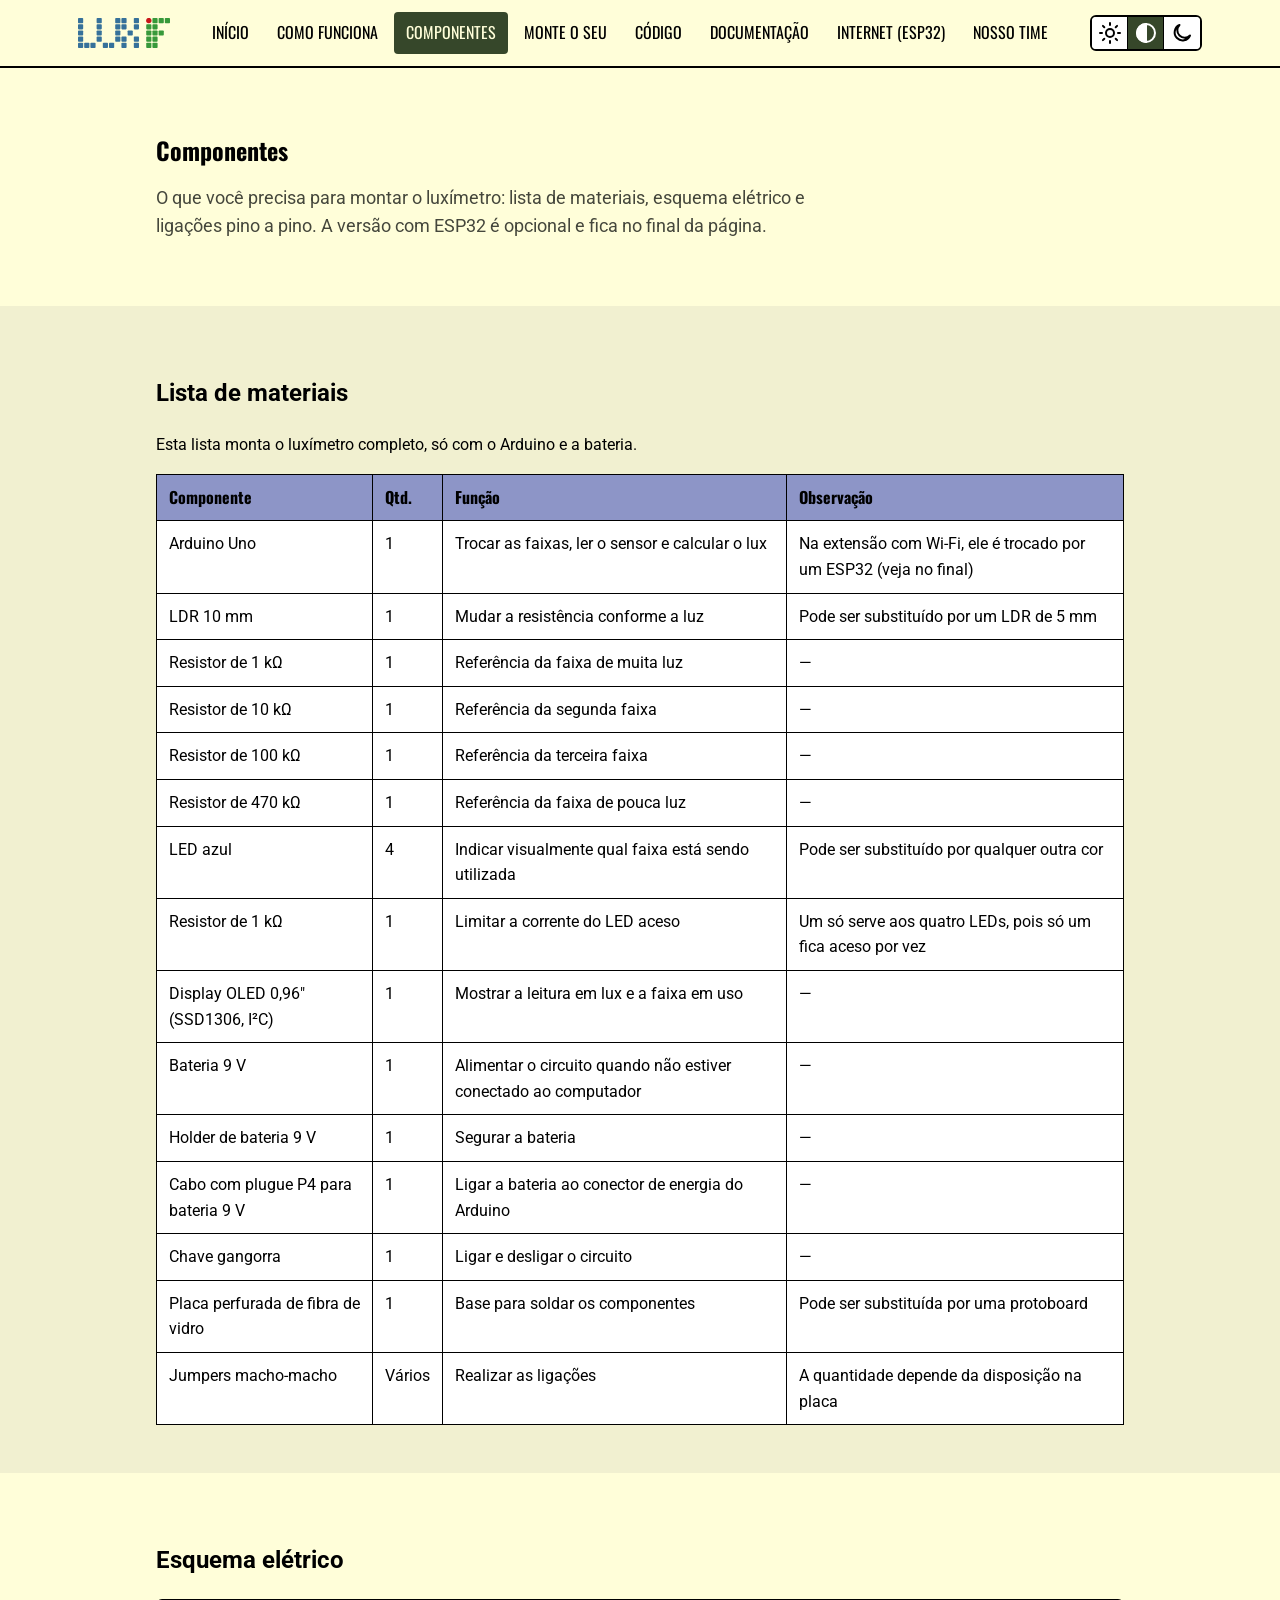
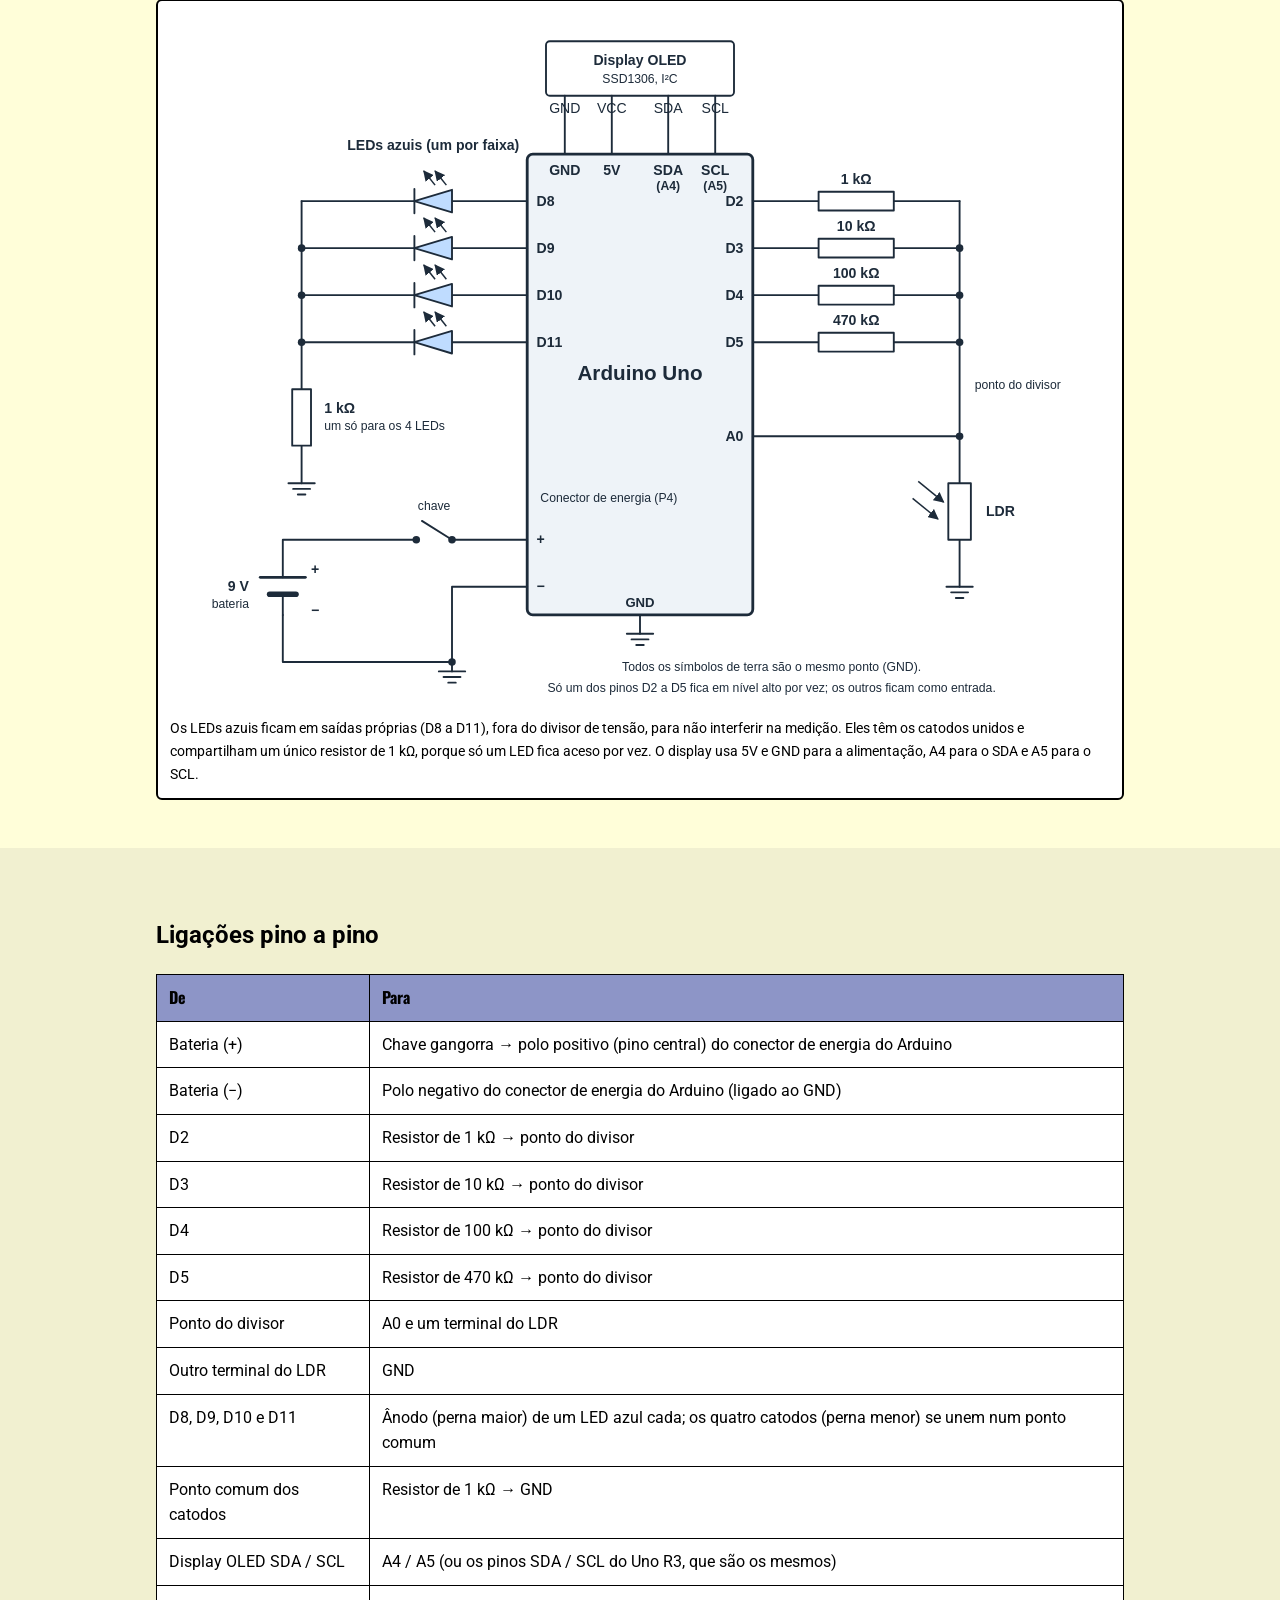
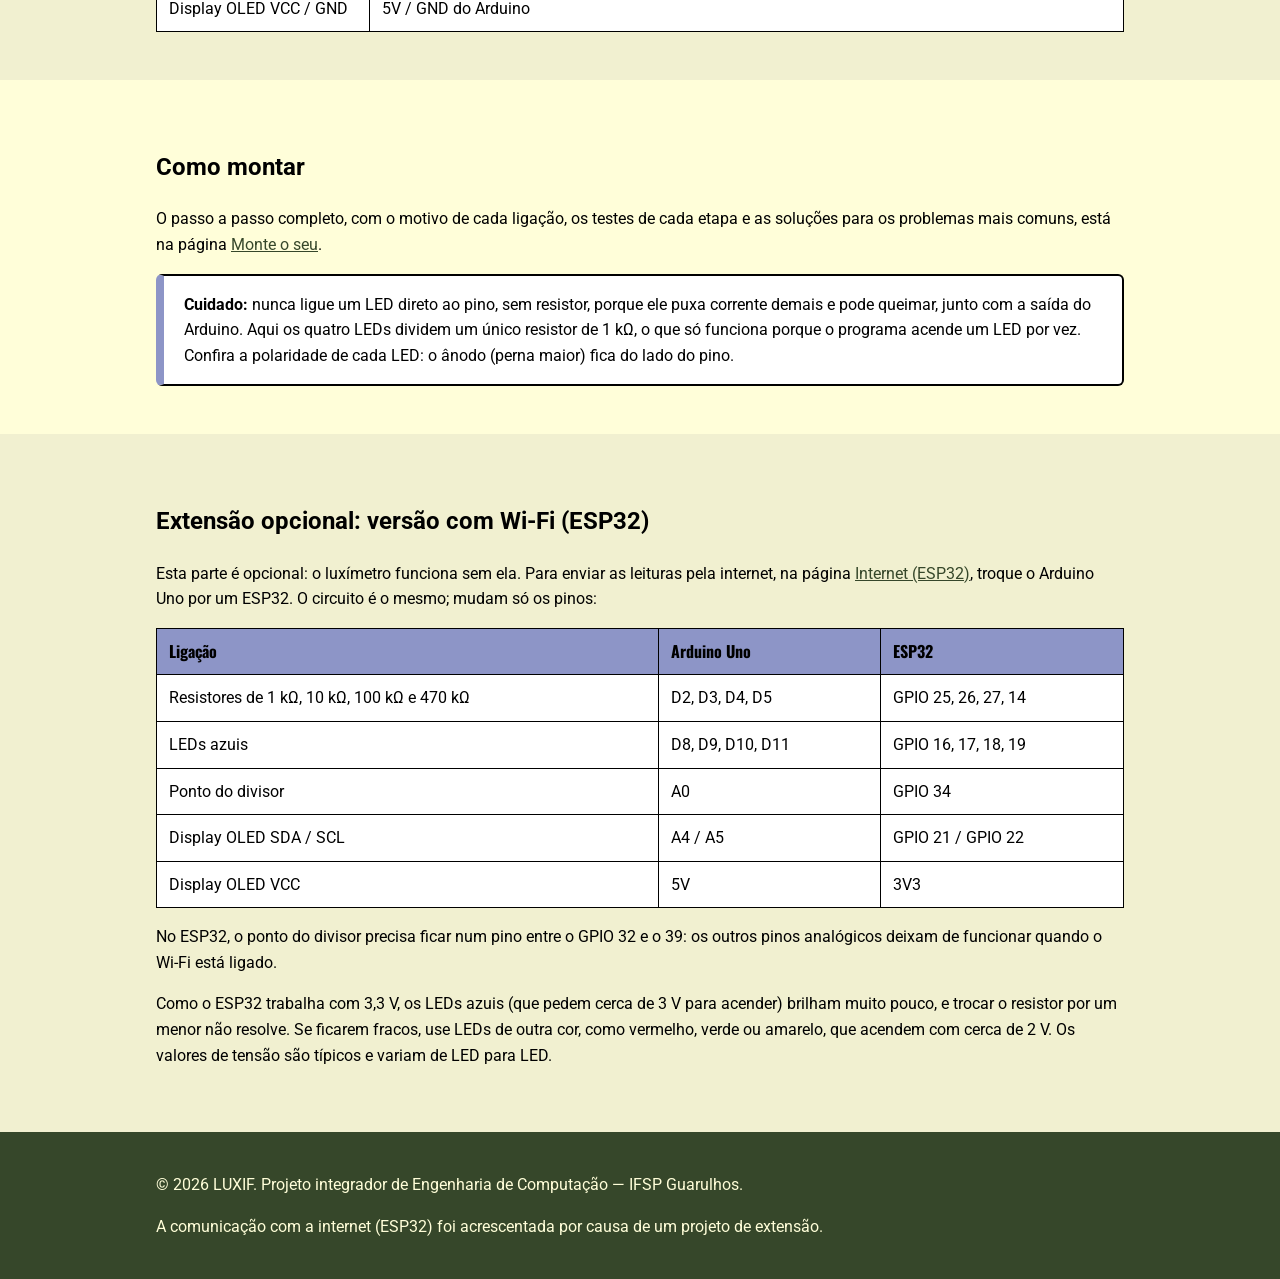
<file: paginas/componentes.html>
<!DOCTYPE html>
<html lang="pt-BR">
<head>
    <meta charset="UTF-8">
    <meta name="viewport" content="width=device-width, initial-scale=1">
    <title>Componentes</title>

    <link rel="icon" href="../icones/icone.png" type="image/png">
	<link href="https://fonts.googleapis.com/css2?family=Oswald:wght@500;700&amp;family=Roboto:wght@400;700&amp;display=swap" rel="stylesheet">
    <link rel="stylesheet" href="../css/style.css">
	<script src="../js/tema.js"></script>
</head>
<body>
    <header>
        <div class="painel">
            <a href="../index.html"><img class="logo" src="../imagens/logo.svg" alt="Logo LUXIF — página inicial"></a>
            <nav>
                <ul>
                    <li><a href="../index.html">Início</a></li>
                    <li><a href="funcionamento.html">Como funciona</a></li>
                    <li><a href="componentes.html" aria-current="page">Componentes</a></li>
                    <li><a href="montagem.html">Monte o seu</a></li>
                    <li><a href="codigo.html">Código</a></li>
                    <li><a href="documentacao.html">Documentação</a></li>
                    <li><a href="ao-vivo.html">Internet (ESP32)</a></li>
                    <li><a href="equipe.html">Nosso time</a></li>
                </ul>
            </nav>
			<div class="ferramentas">
				<a class="indicador-luxif" href="ao-vivo.html" title="Leitura atual do LUXIF" hidden><span></span></a>
				<div class="seletor-tema" role="group" aria-label="Tema do site">
					<button type="button" data-escolha="claro" aria-pressed="false" aria-label="Tema claro" title="Tema claro"><img src="../icones/claro.svg" alt="" class="icone"></button>	
					<button type="button" data-escolha="auto" aria-pressed="true" aria-label="Tema auto" title="Tema auto"><img src="../icones/auto.svg" alt="" class="icone"></button>
					<button type="button" data-escolha="escuro" aria-pressed="false" aria-label="Tema escuro" title="Tema escuro"><img src="../icones/escuro.svg" alt="" class="icone"></button>				
				</div>
			</div>
        </div>
    </header>
    
    <main>
        <section>
			<div class="container">
				<h1>Componentes</h1>
				<p class="introducao">O que você precisa para montar o luxímetro: lista de materiais, esquema elétrico e ligações pino a pino. A versão com ESP32 é opcional e fica no final da página.</p>
			</div>
		</section>

		<section id="materiais">
			<div class="container">
				<h2>Lista de materiais</h2>
				<p>Esta lista monta o luxímetro completo, só com o Arduino e a bateria.</p>
				<div class="tabela-rolagem">
					<table>
						<thead>
							<tr><th>Componente</th><th>Qtd.</th><th>Função</th><th>Observação</th></tr>
						</thead>
						<tbody>
							<tr><td>Arduino Uno</td><td>1</td><td>Trocar as faixas, ler o sensor e calcular o lux</td><td>Na extensão com Wi-Fi, ele é trocado por um ESP32 (veja no final)</td></tr>
							<tr><td>LDR 10 mm</td><td>1</td><td>Mudar a resistência conforme a luz</td><td>Pode ser substituído por um LDR de 5 mm</td></tr>
							<tr><td>Resistor de 1 kΩ</td><td>1</td><td>Referência da faixa de muita luz</td><td>—</td></tr>
							<tr><td>Resistor de 10 kΩ</td><td>1</td><td>Referência da segunda faixa</td><td>—</td></tr>
							<tr><td>Resistor de 100 kΩ</td><td>1</td><td>Referência da terceira faixa</td><td>—</td></tr>
							<tr><td>Resistor de 470 kΩ</td><td>1</td><td>Referência da faixa de pouca luz</td><td>—</td></tr>
							<tr><td>LED azul</td><td>4</td><td>Indicar visualmente qual faixa está sendo utilizada</td><td>Pode ser substituído por qualquer outra cor</td></tr>
							<tr><td>Resistor de 1 kΩ</td><td>1</td><td>Limitar a corrente do LED aceso</td><td>Um só serve aos quatro LEDs, pois só um fica aceso por vez</td></tr>
							<tr><td>Display OLED 0,96" (SSD1306, I²C)</td><td>1</td><td>Mostrar a leitura em lux e a faixa em uso</td><td>—</td></tr>
							<tr><td>Bateria 9 V</td><td>1</td><td>Alimentar o circuito quando não estiver conectado ao computador</td><td>—</td></tr>
							<tr><td>Holder de bateria 9 V</td><td>1</td><td>Segurar a bateria</td><td>—</td></tr>
							<tr><td>Cabo com plugue P4 para bateria 9 V</td><td>1</td><td>Ligar a bateria ao conector de energia do Arduino</td><td>—</td></tr>
							<tr><td>Chave gangorra</td><td>1</td><td>Ligar e desligar o circuito</td><td>—</td></tr>
							<tr><td>Placa perfurada de fibra de vidro</td><td>1</td><td>Base para soldar os componentes</td><td>Pode ser substituída por uma protoboard</td></tr>
							<tr><td>Jumpers macho-macho</td><td>Vários</td><td>Realizar as ligações</td><td>A quantidade depende da disposição na placa</td></tr>
						</tbody>
					</table>
				</div>
			</div>
		</section>

		<section id="esquema">
			<div class="container">
				<h2>Esquema elétrico</h2>
				<figure>
					<img src="../imagens/esquema-eletrico.svg" alt="Esquema elétrico do LUXIF: as saídas D2 a D5 do Arduino Uno ligam, cada uma, um resistor de referência (1 kΩ, 10 kΩ, 100 kΩ e 470 kΩ) ao ponto do divisor, que vai à entrada A0 e ao LDR; as saídas D8 a D11 ligam os LEDs azuis, que têm os catodos unidos e compartilham um único resistor de 1 kΩ até o GND; a bateria de 9 V passa pela chave e chega ao conector de energia; o display OLED usa 5V, GND, SDA (A4) e SCL (A5)." width="1000" height="740">
					<figcaption>Os LEDs azuis ficam em saídas próprias (D8 a D11), fora do divisor de tensão, para não interferir na medição. Eles têm os catodos unidos e compartilham um único resistor de 1 kΩ, porque só um LED fica aceso por vez. O display usa 5V e GND para a alimentação, A4 para o SDA e A5 para o SCL.</figcaption>
				</figure>
			</div>
		</section>

		<section id="ligacoes">
			<div class="container">
				<h2>Ligações pino a pino</h2>
				<div class="tabela-rolagem">
					<table>
						<thead>
							<tr><th>De</th><th>Para</th></tr>
						</thead>
						<tbody>
							<tr><td>Bateria (+)</td><td>Chave gangorra → polo positivo (pino central) do conector de energia do Arduino</td></tr>
							<tr><td>Bateria (−)</td><td>Polo negativo do conector de energia do Arduino (ligado ao GND)</td></tr>
							<tr><td>D2</td><td>Resistor de 1 kΩ → ponto do divisor</td></tr>
							<tr><td>D3</td><td>Resistor de 10 kΩ → ponto do divisor</td></tr>
							<tr><td>D4</td><td>Resistor de 100 kΩ → ponto do divisor</td></tr>
							<tr><td>D5</td><td>Resistor de 470 kΩ → ponto do divisor</td></tr>
							<tr><td>Ponto do divisor</td><td>A0 e um terminal do LDR</td></tr>
							<tr><td>Outro terminal do LDR</td><td>GND</td></tr>
							<tr><td>D8, D9, D10 e D11</td><td>Ânodo (perna maior) de um LED azul cada; os quatro catodos (perna menor) se unem num ponto comum</td></tr>
							<tr><td>Ponto comum dos catodos</td><td>Resistor de 1 kΩ → GND</td></tr>
							<tr><td>Display OLED SDA / SCL</td><td>A4 / A5 (ou os pinos SDA / SCL do Uno R3, que são os mesmos)</td></tr>
							<tr><td>Display OLED VCC / GND</td><td>5V / GND do Arduino</td></tr>
						</tbody>
					</table>
				</div>
			</div>
		</section>

		<section id="montagem">
			<div class="container">
				<h2>Como montar</h2>
				<p>O passo a passo completo, com o motivo de cada ligação, os testes de cada etapa e as soluções para os problemas mais comuns, está na página <a href="montagem.html">Monte o seu</a>.</p>
				<div class="aviso">
					<strong>Cuidado:</strong> nunca ligue um LED direto ao pino, sem resistor, porque ele puxa corrente demais e pode queimar, junto com a saída do Arduino. Aqui os quatro LEDs dividem um único resistor de 1 kΩ, o que só funciona porque o programa acende um LED por vez. Confira a polaridade de cada LED: o ânodo (perna maior) fica do lado do pino.
				</div>
			</div>
		</section>

		<section id="versao-wifi">
			<div class="container">
				<h2>Extensão opcional: versão com Wi-Fi (ESP32)</h2>
				<p>Esta parte é opcional: o luxímetro funciona sem ela. Para enviar as leituras pela internet, na página <a href="ao-vivo.html">Internet (ESP32)</a>, troque o Arduino Uno por um ESP32. O circuito é o mesmo; mudam só os pinos:</p>
				<div class="tabela-rolagem">
					<table>
						<thead>
							<tr><th>Ligação</th><th>Arduino Uno</th><th>ESP32</th></tr>
						</thead>
						<tbody>
							<tr><td>Resistores de 1 kΩ, 10 kΩ, 100 kΩ e 470 kΩ</td><td>D2, D3, D4, D5</td><td>GPIO 25, 26, 27, 14</td></tr>
							<tr><td>LEDs azuis</td><td>D8, D9, D10, D11</td><td>GPIO 16, 17, 18, 19</td></tr>
							<tr><td>Ponto do divisor</td><td>A0</td><td>GPIO 34</td></tr>
							<tr><td>Display OLED SDA / SCL</td><td>A4 / A5</td><td>GPIO 21 / GPIO 22</td></tr>
							<tr><td>Display OLED VCC</td><td>5V</td><td>3V3</td></tr>
						</tbody>
					</table>
				</div>
				<p>No ESP32, o ponto do divisor precisa ficar num pino entre o GPIO 32 e o 39: os outros pinos analógicos deixam de funcionar quando o Wi-Fi está ligado.</p>
				<p>Como o ESP32 trabalha com 3,3 V, os LEDs azuis (que pedem cerca de 3 V para acender) brilham muito pouco, e trocar o resistor por um menor não resolve. Se ficarem fracos, use LEDs de outra cor, como vermelho, verde ou amarelo, que acendem com cerca de 2 V. Os valores de tensão são típicos e variam de LED para LED.</p>
			</div>
		</section>
    </main>

    <footer>
		<div class="container">
			<p>&copy; 2026 LUXIF. Projeto integrador de Engenharia de Computação — IFSP Guarulhos.</p>
			<p>A comunicação com a internet (ESP32) foi acrescentada por causa de um projeto de extensão.</p>
		</div>
	</footer>
	<script src="../js/luxif.js"></script>
</body>
</html>
</file>
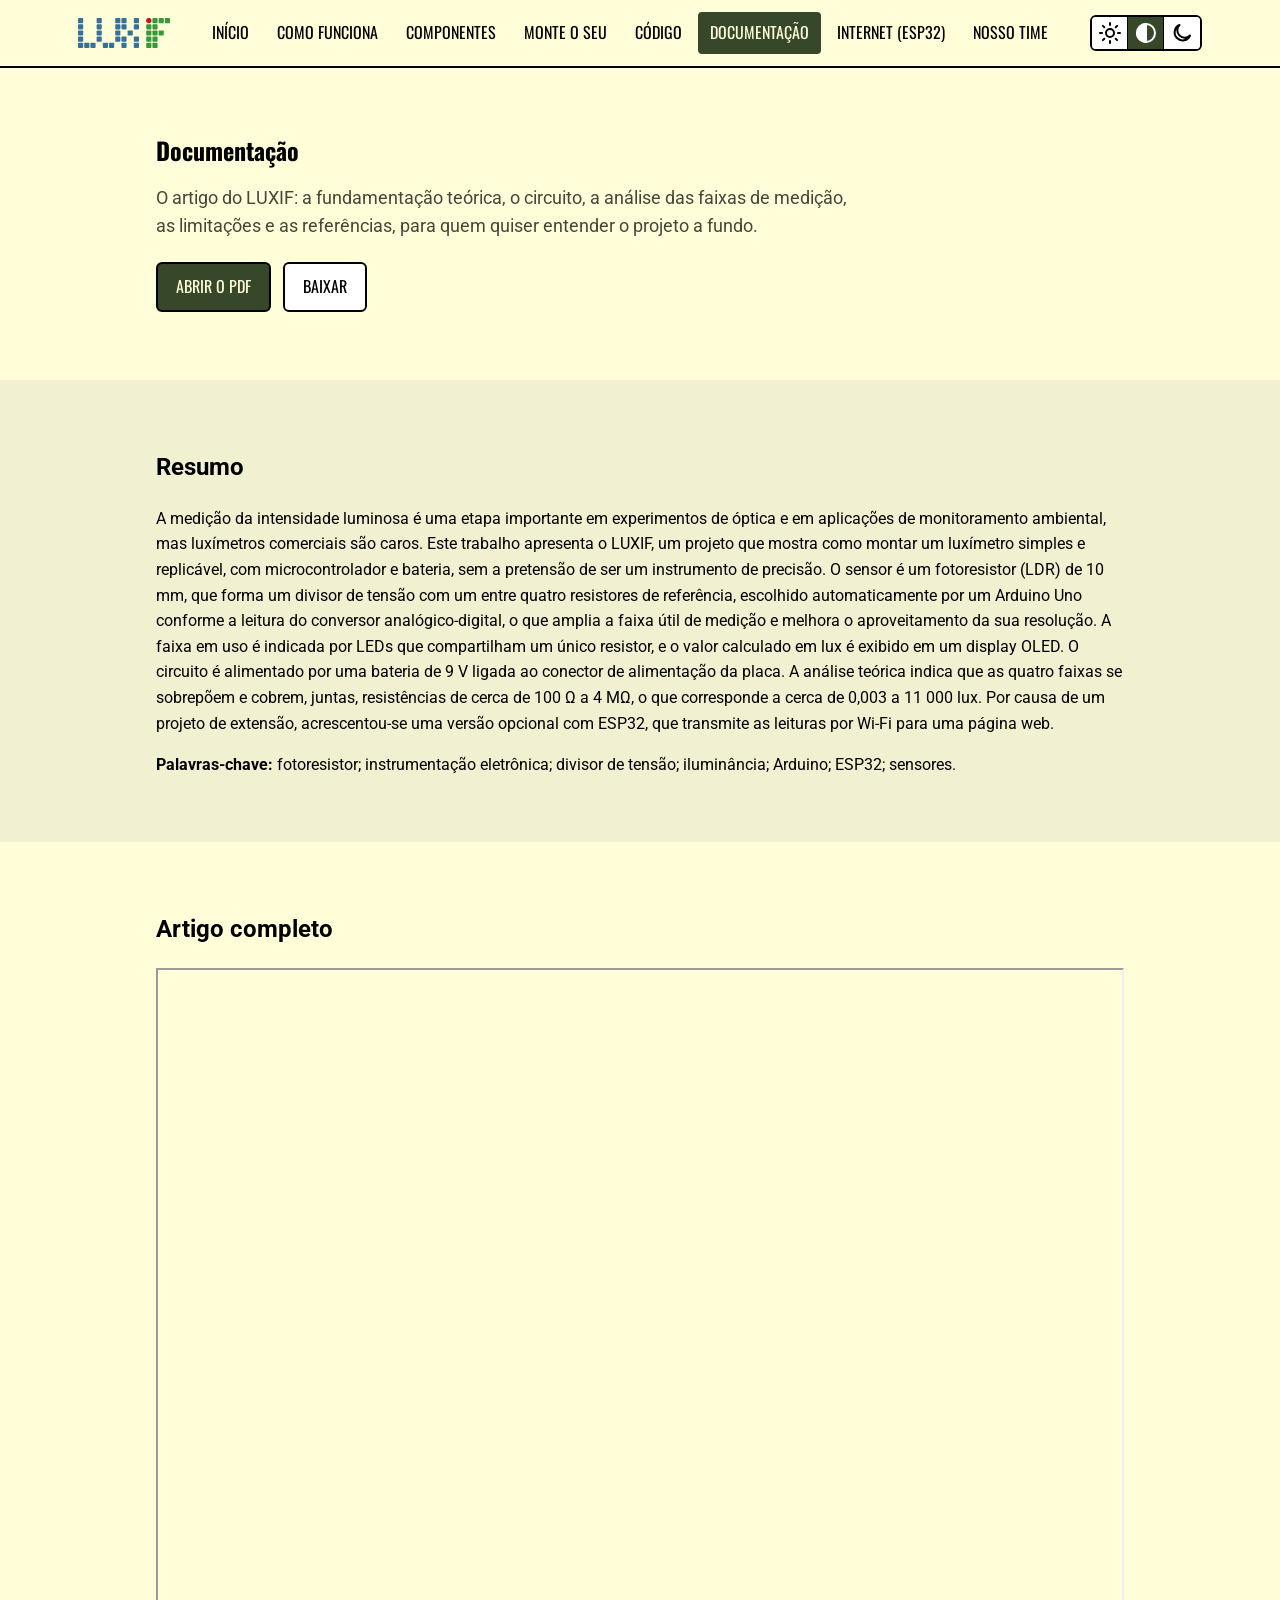
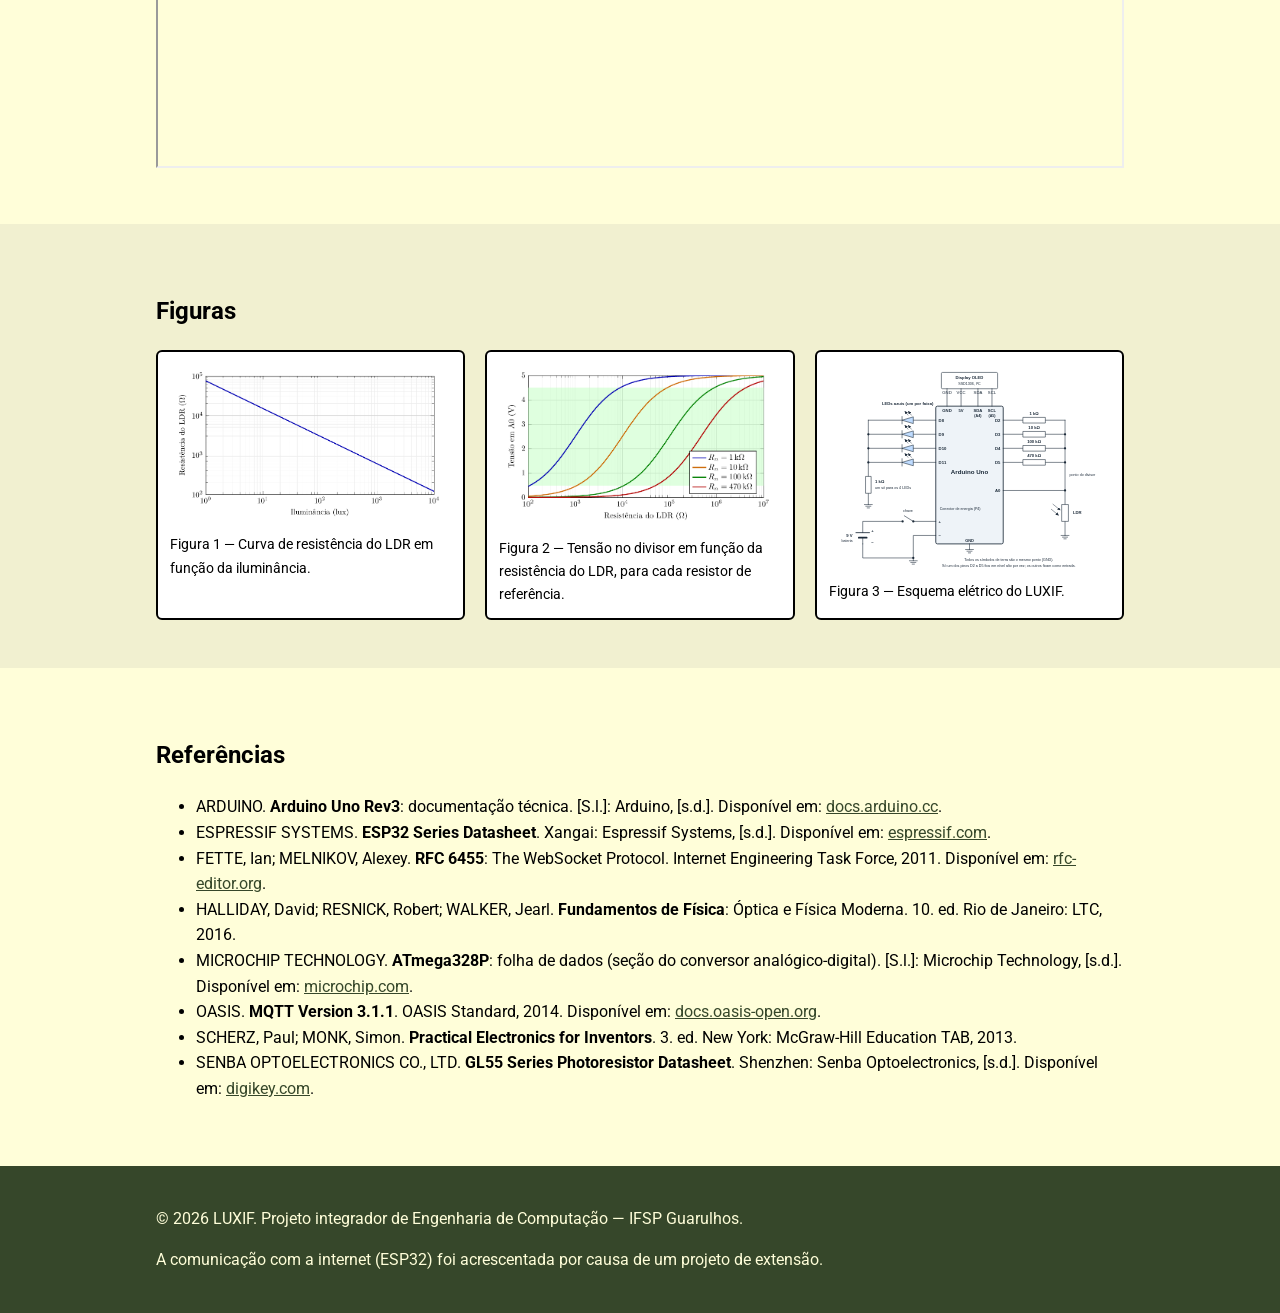
<file: paginas/documentacao.html>
<!DOCTYPE html>
<html lang="pt-BR">
<head>
    <meta charset="UTF-8">
    <meta name="viewport" content="width=device-width, initial-scale=1">
    <title>Documentação</title>

    <link rel="icon" href="../icones/icone.png" type="image/png">
	<link href="https://fonts.googleapis.com/css2?family=Oswald:wght@500;700&amp;family=Roboto:wght@400;700&amp;display=swap" rel="stylesheet">
    <link rel="stylesheet" href="../css/style.css">
	<script src="../js/tema.js"></script>
</head>
<body>
    <header>
        <div class="painel">
            <a href="../index.html"><img class="logo" src="../imagens/logo.svg" alt="Logo LUXIF — página inicial"></a>
            <nav>
                <ul>
                    <li><a href="../index.html">Início</a></li>
                    <li><a href="funcionamento.html">Como funciona</a></li>
                    <li><a href="componentes.html">Componentes</a></li>
                    <li><a href="montagem.html">Monte o seu</a></li>
                    <li><a href="codigo.html">Código</a></li>
                    <li><a href="documentacao.html" aria-current="page">Documentação</a></li>
                    <li><a href="ao-vivo.html">Internet (ESP32)</a></li>
                    <li><a href="equipe.html">Nosso time</a></li>
                </ul>
            </nav>
			<div class="ferramentas">
				<a class="indicador-luxif" href="ao-vivo.html" title="Leitura atual do LUXIF" hidden><span></span></a>
				<div class="seletor-tema" role="group" aria-label="Tema do site">
					<button type="button" data-escolha="claro" aria-pressed="false" aria-label="Tema claro" title="Tema claro"><img src="../icones/claro.svg" alt="" class="icone"></button>	
					<button type="button" data-escolha="auto" aria-pressed="true" aria-label="Tema auto" title="Tema auto"><img src="../icones/auto.svg" alt="" class="icone"></button>
					<button type="button" data-escolha="escuro" aria-pressed="false" aria-label="Tema escuro" title="Tema escuro"><img src="../icones/escuro.svg" alt="" class="icone"></button>				
				</div>
			</div>
        </div>
    </header>
    
    <main>
        <section>
			<div class="container">
				<h1>Documentação</h1>
				<p class="introducao">O artigo do LUXIF: a fundamentação teórica, o circuito, a análise das faixas de medição, as limitações e as referências, para quem quiser entender o projeto a fundo.</p>
				<p>
					<a class="botao" href="../documento/LUXIF.pdf" target="_blank" rel="noopener">Abrir o PDF</a>
					<a class="botao secundario" href="../documento/LUXIF.pdf" download>Baixar</a>
				</p>
			</div>
		</section>

		<section id="resumo">
			<div class="container">
				<h2>Resumo</h2>
				<p>A medição da intensidade luminosa é uma etapa importante em experimentos de óptica e em aplicações de monitoramento ambiental, mas luxímetros comerciais são caros. Este trabalho apresenta o LUXIF, um projeto que mostra como montar um luxímetro simples e replicável, com microcontrolador e bateria, sem a pretensão de ser um instrumento de precisão. O sensor é um fotoresistor (LDR) de 10 mm, que forma um divisor de tensão com um entre quatro resistores de referência, escolhido automaticamente por um Arduino Uno conforme a leitura do conversor analógico-digital, o que amplia a faixa útil de medição e melhora o aproveitamento da sua resolução. A faixa em uso é indicada por LEDs que compartilham um único resistor, e o valor calculado em lux é exibido em um display OLED. O circuito é alimentado por uma bateria de 9 V ligada ao conector de alimentação da placa. A análise teórica indica que as quatro faixas se sobrepõem e cobrem, juntas, resistências de cerca de 100 Ω a 4 MΩ, o que corresponde a cerca de 0,003 a 11 000 lux. Por causa de um projeto de extensão, acrescentou-se uma versão opcional com ESP32, que transmite as leituras por Wi-Fi para uma página web.</p>
				<p><strong>Palavras-chave:</strong> fotoresistor; instrumentação eletrônica; divisor de tensão; iluminância; Arduino; ESP32; sensores.</p>
			</div>
		</section>
		<section id="artigo">
			<div class="container">
				<h2>Artigo completo</h2>
				<iframe src="../documento/LUXIF.pdf" title="Artigo do LUXIF em PDF" width="100%" height="800"></iframe>
			</div>
		</section>

		<section id="figuras">
			<div class="container">
				<h2>Figuras</h2>
				<div class="grade">
					<figure>
						<a href="../imagens/grafico-ldr.png" target="_blank" rel="noopener"><img src="../imagens/grafico-ldr.png" alt="Curva da resistência do LDR em função da iluminância." width="757" height="435" loading="lazy"></a>
						<figcaption>Figura 1 — Curva de resistência do LDR em função da iluminância.</figcaption>
					</figure>
					<figure>
						<a href="../imagens/grafico-divisor.png" target="_blank" rel="noopener"><img src="../imagens/grafico-divisor.png" alt="Curvas da tensão do divisor para os quatro resistores de referência." width="737" height="433" loading="lazy"></a>
						<figcaption>Figura 2 — Tensão no divisor em função da resistência do LDR, para cada resistor de referência.</figcaption>
					</figure>
					<figure>
						<a href="../imagens/esquema-eletrico.svg" target="_blank" rel="noopener"><img src="../imagens/esquema-eletrico.svg" alt="Esquema elétrico do LUXIF." width="1000" height="740" loading="lazy"></a>
						<figcaption>Figura 3 — Esquema elétrico do LUXIF.</figcaption>
					</figure>
				</div>
			</div>
		</section>

		<section id="referencias">
			<div class="container">
				<h2>Referências</h2>
				<ul>
					<li>ARDUINO. <strong>Arduino Uno Rev3</strong>: documentação técnica. [S.l.]: Arduino, [s.d.]. Disponível em: <a href="https://docs.arduino.cc/hardware/uno-rev3/" target="_blank" rel="noopener">docs.arduino.cc</a>.</li>
					<li>ESPRESSIF SYSTEMS. <strong>ESP32 Series Datasheet</strong>. Xangai: Espressif Systems, [s.d.]. Disponível em: <a href="https://www.espressif.com/sites/default/files/documentation/esp32_datasheet_en.pdf" target="_blank" rel="noopener">espressif.com</a>.</li>
					<li>FETTE, Ian; MELNIKOV, Alexey. <strong>RFC 6455</strong>: The WebSocket Protocol. Internet Engineering Task Force, 2011. Disponível em: <a href="https://www.rfc-editor.org/rfc/rfc6455" target="_blank" rel="noopener">rfc-editor.org</a>.</li>
					<li>HALLIDAY, David; RESNICK, Robert; WALKER, Jearl. <strong>Fundamentos de Física</strong>: Óptica e Física Moderna. 10. ed. Rio de Janeiro: LTC, 2016.</li>
					<li>MICROCHIP TECHNOLOGY. <strong>ATmega328P</strong>: folha de dados (seção do conversor analógico-digital). [S.l.]: Microchip Technology, [s.d.]. Disponível em: <a href="https://www.microchip.com/en-us/product/ATmega328P" target="_blank" rel="noopener">microchip.com</a>.</li>
					<li>OASIS. <strong>MQTT Version 3.1.1</strong>. OASIS Standard, 2014. Disponível em: <a href="https://docs.oasis-open.org/mqtt/mqtt/v3.1.1/mqtt-v3.1.1.html" target="_blank" rel="noopener">docs.oasis-open.org</a>.</li>
					<li>SCHERZ, Paul; MONK, Simon. <strong>Practical Electronics for Inventors</strong>. 3. ed. New York: McGraw-Hill Education TAB, 2013.</li>
					<li>SENBA OPTOELECTRONICS CO., LTD. <strong>GL55 Series Photoresistor Datasheet</strong>. Shenzhen: Senba Optoelectronics, [s.d.]. Disponível em: <a href="https://www.digikey.com/en/htmldatasheets/production/2014143/0/0/1/gl5528.html" target="_blank" rel="noopener">digikey.com</a>.</li>
				</ul>
			</div>
		</section>
    </main>

    <footer>
		<div class="container">
			<p>&copy; 2026 LUXIF. Projeto integrador de Engenharia de Computação — IFSP Guarulhos.</p>
			<p>A comunicação com a internet (ESP32) foi acrescentada por causa de um projeto de extensão.</p>
		</div>
	</footer>
	<script src="../js/luxif.js"></script>
</body>
</html>
</file>
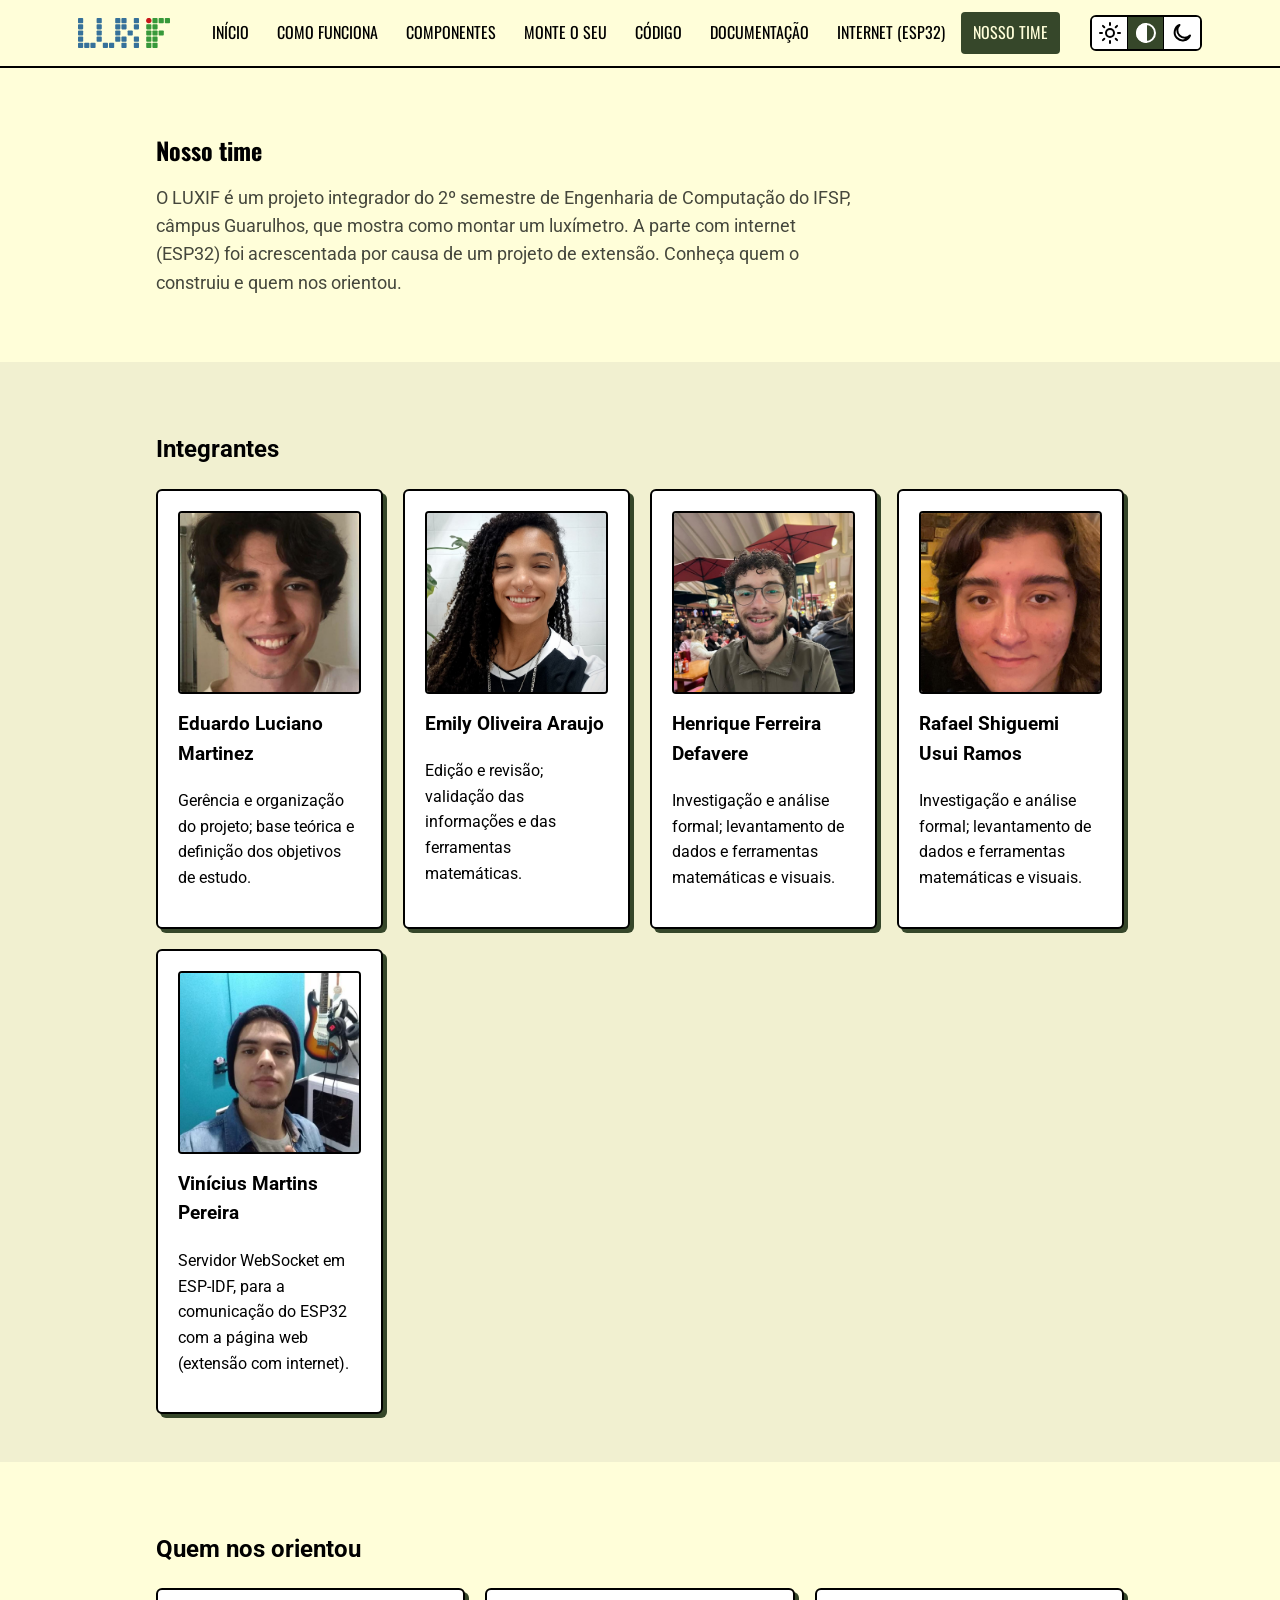
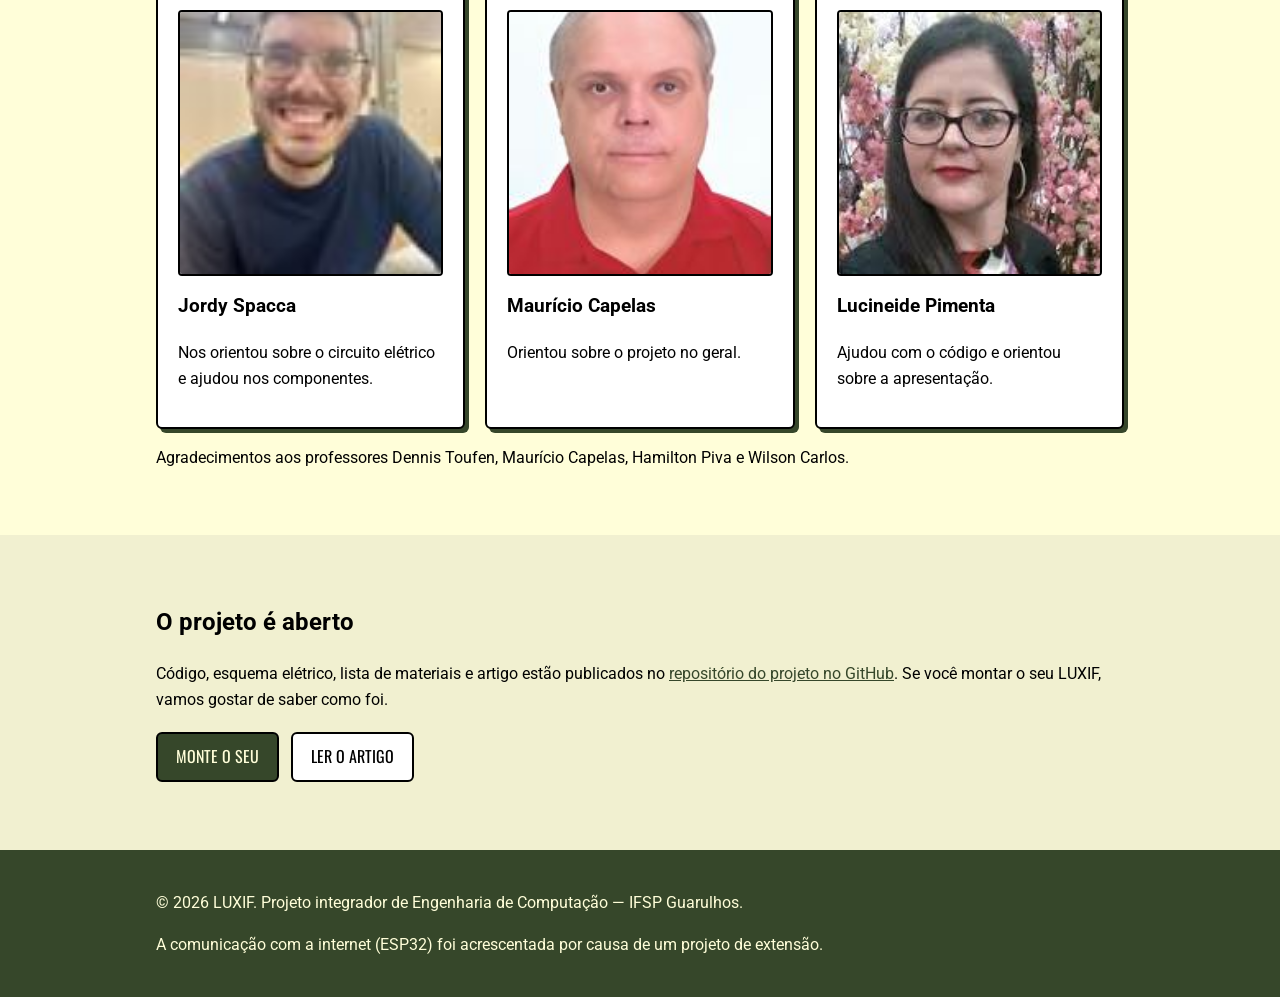
<file: paginas/equipe.html>
<!DOCTYPE html>
<html lang="pt-BR">
<head>
    <meta charset="UTF-8">
    <meta name="viewport" content="width=device-width, initial-scale=1">
    <title>Equipe</title>

    <link rel="icon" href="../icones/icone.png" type="image/png">
	<link href="https://fonts.googleapis.com/css2?family=Oswald:wght@500;700&amp;family=Roboto:wght@400;700&amp;display=swap" rel="stylesheet">
    <link rel="stylesheet" href="../css/style.css">
	<script src="../js/tema.js"></script>
</head>
<body>
    <header>
        <div class="painel">
            <a href="../index.html"><img class="logo" src="../imagens/logo.svg" alt="Logo LUXIF — página inicial"></a>
            <nav>
                <ul>
                    <li><a href="../index.html">Início</a></li>
                    <li><a href="funcionamento.html">Como funciona</a></li>
                    <li><a href="componentes.html">Componentes</a></li>
                    <li><a href="montagem.html">Monte o seu</a></li>
                    <li><a href="codigo.html">Código</a></li>
                    <li><a href="documentacao.html">Documentação</a></li>
                    <li><a href="ao-vivo.html">Internet (ESP32)</a></li>
                    <li><a href="equipe.html" aria-current="page">Nosso time</a></li>
                </ul>
            </nav>
			<div class="ferramentas">
				<a class="indicador-luxif" href="ao-vivo.html" title="Leitura atual do LUXIF" hidden><span></span></a>
				<div class="seletor-tema" role="group" aria-label="Tema do site">
					<button type="button" data-escolha="claro" aria-pressed="false" aria-label="Tema claro" title="Tema claro"><img src="../icones/claro.svg" alt="" class="icone"></button>	
					<button type="button" data-escolha="auto" aria-pressed="true" aria-label="Tema auto" title="Tema auto"><img src="../icones/auto.svg" alt="" class="icone"></button>
					<button type="button" data-escolha="escuro" aria-pressed="false" aria-label="Tema escuro" title="Tema escuro"><img src="../icones/escuro.svg" alt="" class="icone"></button>				
				</div>
			</div>
		</div>
    </header>
    
    <main>
        <section>
			<div class="container">
				<h1>Nosso time</h1>
				<p class="introducao">O LUXIF é um projeto integrador do 2º semestre de Engenharia de Computação do IFSP, câmpus Guarulhos, que mostra como montar um luxímetro. A parte com internet (ESP32) foi acrescentada por causa de um projeto de extensão. Conheça quem o construiu e quem nos orientou.</p>
			</div>
		</section>

		<section id="integrantes">
			<div class="container">
				<h2>Integrantes</h2>
				<div class="grade">
					<article class="cartao">
                        <img class="foto" src="../imagens/Eduardo.jpg" alt="Foto de Eduardo Luciano Martinez" loading="lazy" onerror="this.hidden=true">
						<h3>Eduardo Luciano Martinez</h3>
						<p>Gerência e organização do projeto; base teórica e definição dos objetivos de estudo.</p>
					</article>
					<article class="cartao">
                        <img class="foto" src="../imagens/Emily.jpg" alt="Foto de Emily Oliveira Araujo" loading="lazy" onerror="this.hidden=true">
						<h3>Emily Oliveira Araujo</h3>
						<p>Edição e revisão; validação das informações e das ferramentas matemáticas.</p>
					</article>
					<article class="cartao">
                        <img class="foto" src="../imagens/Henrique.jpg" alt="Foto de Henrique Ferreira Defavere" loading="lazy" onerror="this.hidden=true">
						<h3>Henrique Ferreira Defavere</h3>
						<p>Investigação e análise formal; levantamento de dados e ferramentas matemáticas e visuais.</p>
					</article>
					<article class="cartao">
                        <img class="foto" src="../imagens/Rafael.jpg" alt="Foto de Rafael Shiguemi Usui Ramos" loading="lazy" onerror="this.hidden=true">
						<h3>Rafael Shiguemi Usui Ramos</h3>
						<p>Investigação e análise formal; levantamento de dados e ferramentas matemáticas e visuais.</p>
					</article>
					<article class="cartao">
                        <img class="foto" src="../imagens/Vinicius.jpg" alt="Foto de Vinícius Martins Pereira" loading="lazy" onerror="this.hidden=true">
						<h3>Vinícius Martins Pereira</h3>
						<p>Servidor WebSocket em ESP-IDF, para a comunicação do ESP32 com a página web (extensão com internet).</p>
					</article>
				</div>
			</div>
		</section>

		<section id="orientadores">
			<div class="container">
				<h2>Quem nos orientou</h2>
				<div class="grade">
					<article class="cartao">
                        <img class="foto" src="../imagens/Jordy.jpg" alt="Foto de Jordy Spacca" loading="lazy" onerror="this.hidden=true">
						<h3>Jordy Spacca</h3>
						<p>Nos orientou sobre o circuito elétrico e ajudou nos componentes.</p>
					</article>
					<article class="cartao">
                        <img class="foto" src="../imagens/Mauricio.jpg" alt="Foto de Maurício Capelas" loading="lazy" onerror="this.hidden=true">
						<h3>Maurício Capelas</h3>
						<p>Orientou sobre o projeto no geral.</p>
					</article>
					<article class="cartao">
                        <img class="foto" src="../imagens/Lucineide.jpg" alt="Foto de Lucineide Pimenta" loading="lazy" onerror="this.hidden=true">
						<h3>Lucineide Pimenta</h3>
						<p>Ajudou com o código e orientou sobre a apresentação.</p>
					</article>
				</div>
				<p>Agradecimentos aos professores Dennis Toufen, Maurício Capelas, Hamilton Piva e Wilson Carlos.</p>
			</div>
		</section>

		<section id="repositorio">
			<div class="container">
				<h2>O projeto é aberto</h2>
				<p>Código, esquema elétrico, lista de materiais e artigo estão publicados no <a href="https://github.com/e-arauj0/LUXIF" target="_blank" rel="noopener">repositório do projeto no GitHub</a>. Se você montar o seu LUXIF, vamos gostar de saber como foi.</p>
				<p><a class="botao" href="montagem.html">Monte o seu</a> <a class="botao secundario" href="documentacao.html">Ler o artigo</a></p>
			</div>
		</section>
    </main>

    <footer>
		<div class="container">
			<p>&copy; 2026 LUXIF. Projeto integrador de Engenharia de Computação — IFSP Guarulhos.</p>
			<p>A comunicação com a internet (ESP32) foi acrescentada por causa de um projeto de extensão.</p>
		</div>
	</footer>
	<script src="../js/luxif.js"></script>
</body>
</html>
</file>
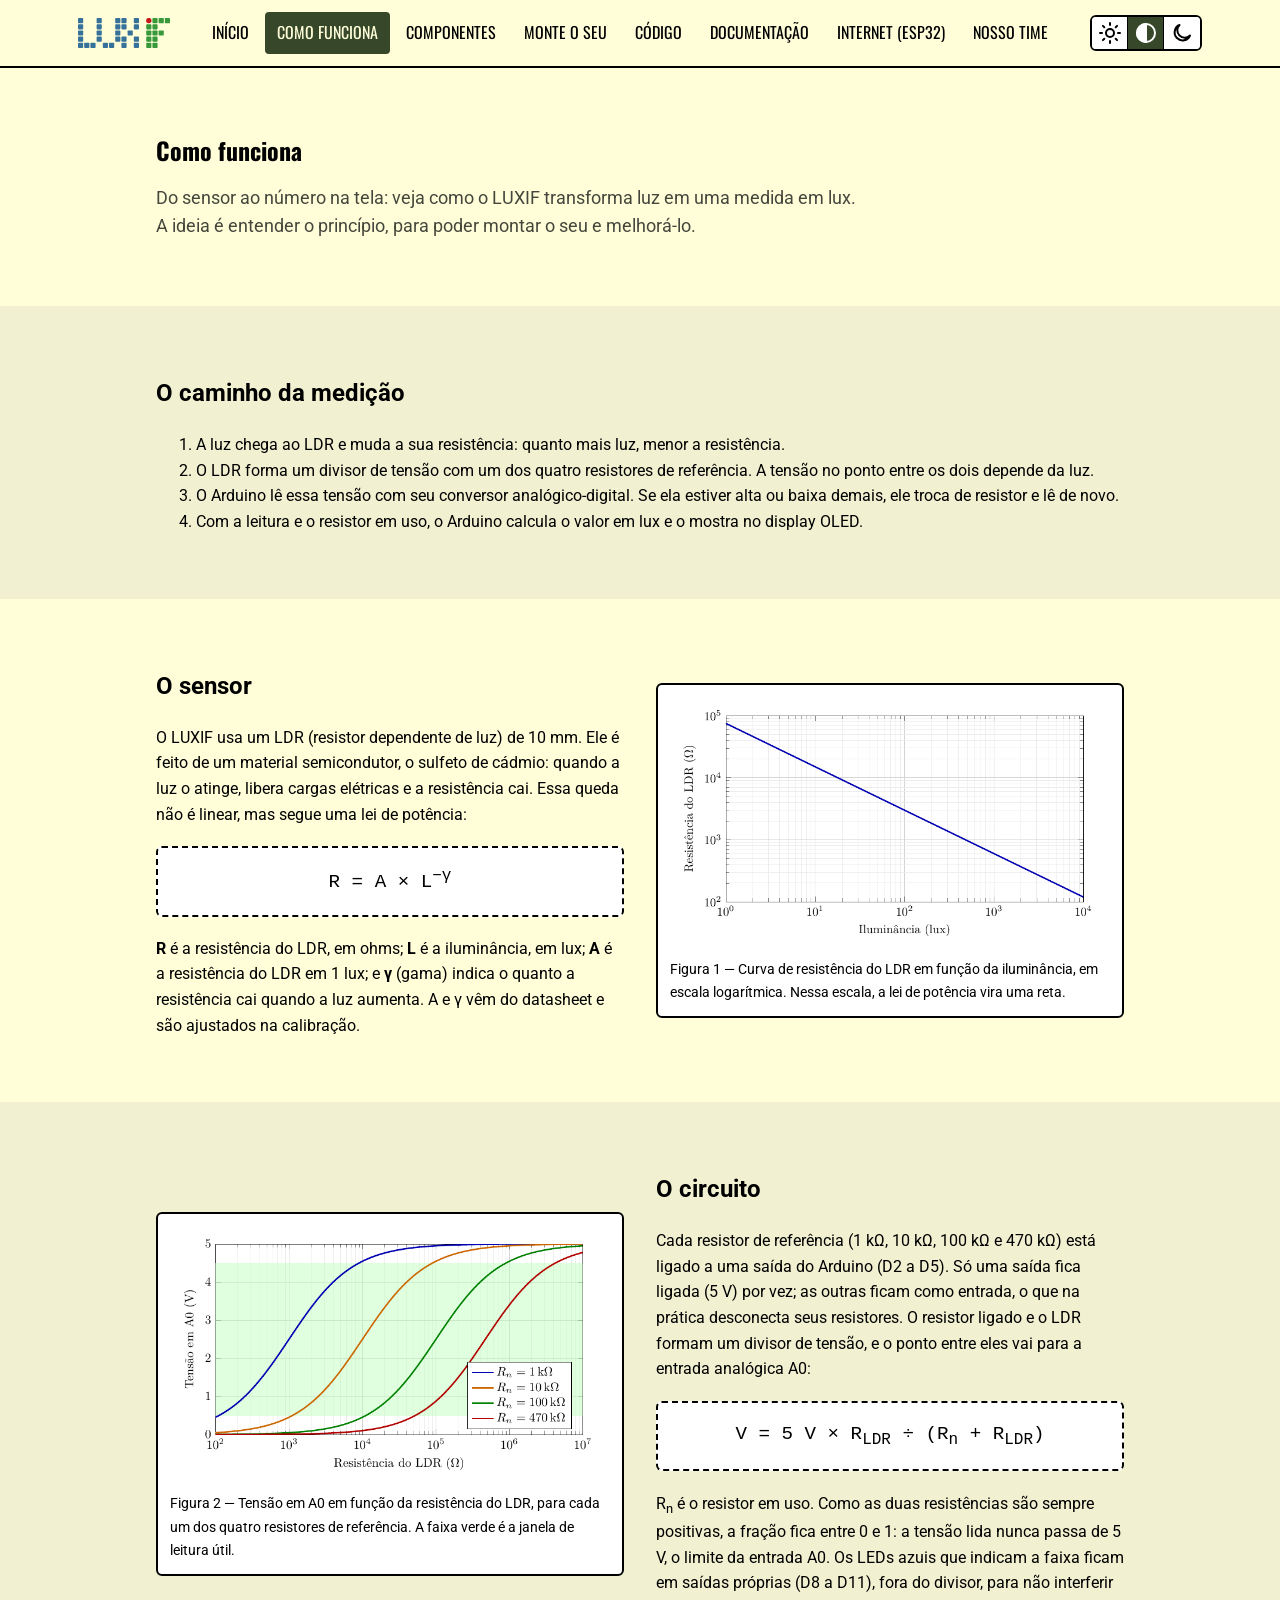
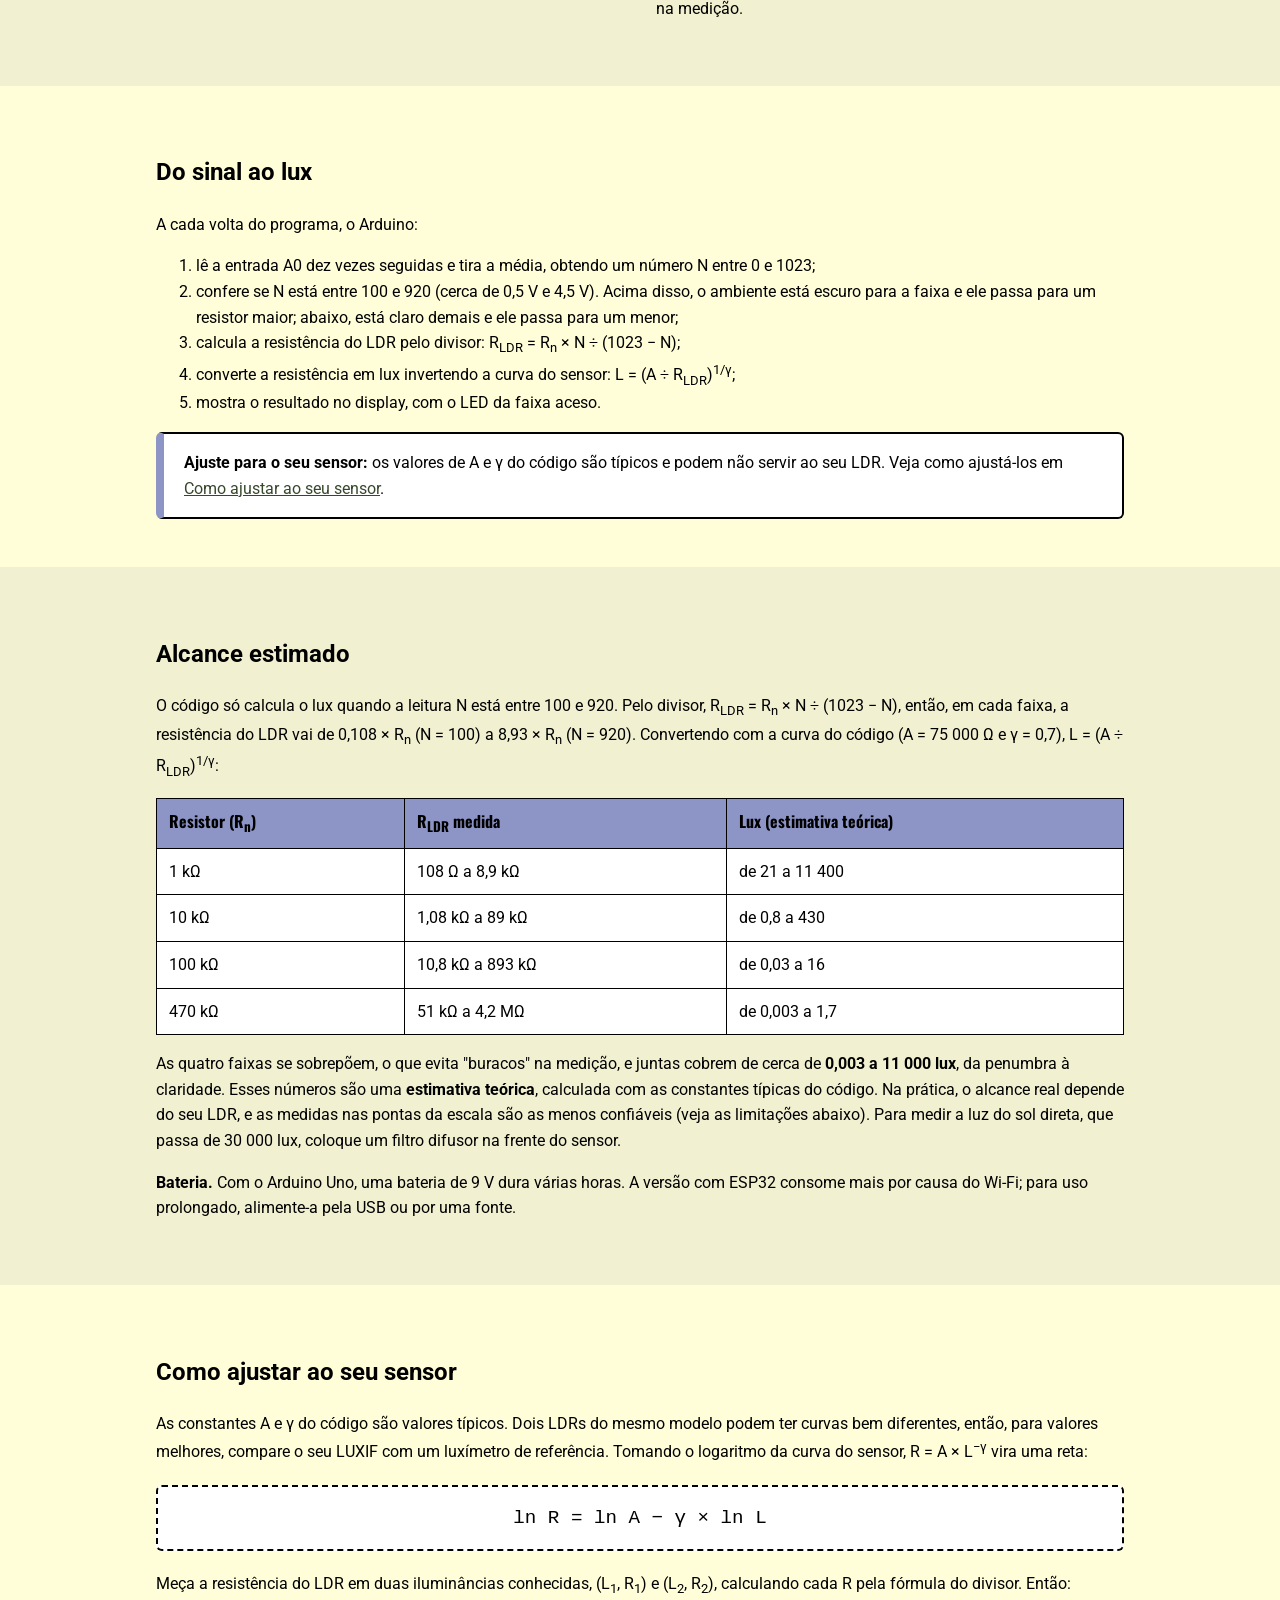
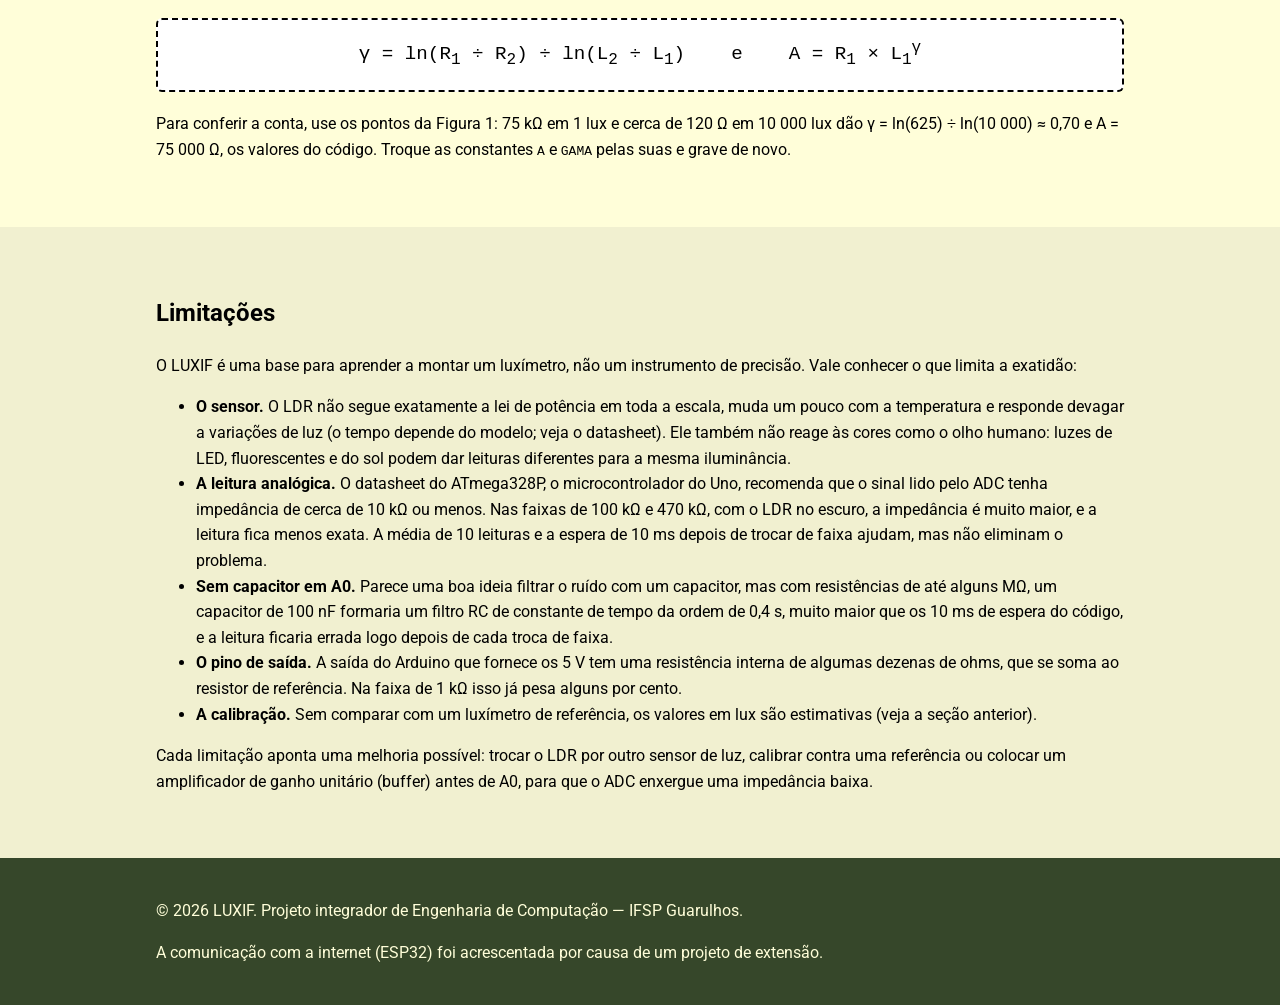
<file: paginas/funcionamento.html>
<!DOCTYPE html>
<html lang="pt-BR">
<head>
    <meta charset="UTF-8">
	<meta name="viewport" content="width=device-width, initial-scale=1">
    <title>Funcionamento</title>

    <link rel="icon" href="../icones/icone.png" type="image/png">
	<link href="https://fonts.googleapis.com/css2?family=Oswald:wght@500;700&amp;family=Roboto:wght@400;700&amp;display=swap" rel="stylesheet">
    <link rel="stylesheet" href="../css/style.css">
	<script src="../js/tema.js"></script>
</head>
<body>
    <header>
        <div class="painel">
            <a href="../index.html"><img class="logo" src="../imagens/logo.svg" alt="Logo LUXIF — página inicial"></a>
            <nav>
                <ul>
                    <li><a href="../index.html">Início</a></li>
                    <li><a href="funcionamento.html" aria-current="page">Como funciona</a></li>
                    <li><a href="componentes.html">Componentes</a></li>
                    <li><a href="montagem.html">Monte o seu</a></li>
                    <li><a href="codigo.html">Código</a></li>
                    <li><a href="documentacao.html">Documentação</a></li>
                    <li><a href="ao-vivo.html">Internet (ESP32)</a></li>
                    <li><a href="equipe.html">Nosso time</a></li>
                </ul>
            </nav>
			<div class="ferramentas">
				<a class="indicador-luxif" href="ao-vivo.html" title="Leitura atual do LUXIF" hidden><span></span></a>
				<div class="seletor-tema" role="group" aria-label="Tema do site">
					<button type="button" data-escolha="claro" aria-pressed="false" aria-label="Tema claro" title="Tema claro"><img src="../icones/claro.svg" alt="" class="icone"></button>	
					<button type="button" data-escolha="auto" aria-pressed="true" aria-label="Tema auto" title="Tema auto"><img src="../icones/auto.svg" alt="" class="icone"></button>
					<button type="button" data-escolha="escuro" aria-pressed="false" aria-label="Tema escuro" title="Tema escuro"><img src="../icones/escuro.svg" alt="" class="icone"></button>				
				</div>
			</div>
    	</div>
	</header>
    
    <main>
        <section>
			<div class="container">
				<h1>Como funciona</h1>
				<p class="introducao">Do sensor ao número na tela: veja como o LUXIF transforma luz em uma medida em lux. A ideia é entender o princípio, para poder montar o seu e melhorá-lo.</p>
			</div>
		</section>

		<section id="visao-geral">
			<div class="container">
				<h2>O caminho da medição</h2>
				<ol>
					<li>A luz chega ao LDR e muda a sua resistência: quanto mais luz, menor a resistência.</li>
					<li>O LDR forma um divisor de tensão com um dos quatro resistores de referência. A tensão no ponto entre os dois depende da luz.</li>
					<li>O Arduino lê essa tensão com seu conversor analógico-digital. Se ela estiver alta ou baixa demais, ele troca de resistor e lê de novo.</li>
					<li>Com a leitura e o resistor em uso, o Arduino calcula o valor em lux e o mostra no display OLED.</li>
				</ol>
			</div>
		</section>

		<section id="sensor">
			<div class="container duas-colunas">
				<div>
					<h2>O sensor</h2>
					<p>O LUXIF usa um LDR (resistor dependente de luz) de 10 mm. Ele é feito de um material semicondutor, o sulfeto de cádmio: quando a luz o atinge, libera cargas elétricas e a resistência cai. Essa queda não é linear, mas segue uma lei de potência:</p>
					<p class="formula">R = A × L<sup>−γ</sup></p>
					<p><strong>R</strong> é a resistência do LDR, em ohms; <strong>L</strong> é a iluminância, em lux; <strong>A</strong> é a resistência do LDR em 1 lux; e <strong>γ</strong> (gama) indica o quanto a resistência cai quando a luz aumenta. A e γ vêm do datasheet e são ajustados na calibração.</p>
				</div>
				<figure>
					<img src="../imagens/grafico-ldr.png" alt="Gráfico em escala logarítmica: a resistência do LDR cai de cerca de 75 kΩ em 1 lux para cerca de 120 Ω em 10 000 lux, formando uma reta." width="757" height="435">
					<figcaption>Figura 1 — Curva de resistência do LDR em função da iluminância, em escala logarítmica. Nessa escala, a lei de potência vira uma reta.</figcaption>
				</figure>
			</div>
		</section>

		<section id="circuito">
			<div class="container duas-colunas">
				<figure>
					<img src="../imagens/grafico-divisor.png" alt="Quatro curvas em forma de S da tensão em A0 em função da resistência do LDR, uma para cada resistor de referência, com a janela de leitura útil sombreada em verde." width="737" height="433">
					<figcaption>Figura 2 — Tensão em A0 em função da resistência do LDR, para cada um dos quatro resistores de referência. A faixa verde é a janela de leitura útil.</figcaption>
				</figure>
				<div>
					<h2>O circuito</h2>
					<p>Cada resistor de referência (1 kΩ, 10 kΩ, 100 kΩ e 470 kΩ) está ligado a uma saída do Arduino (D2 a D5). Só uma saída fica ligada (5 V) por vez; as outras ficam como entrada, o que na prática desconecta seus resistores. O resistor ligado e o LDR formam um divisor de tensão, e o ponto entre eles vai para a entrada analógica A0:</p>
					<p class="formula">V = 5 V × R<sub>LDR</sub> ÷ (R<sub>n</sub> + R<sub>LDR</sub>)</p>
					<p>R<sub>n</sub> é o resistor em uso. Como as duas resistências são sempre positivas, a fração fica entre 0 e 1: a tensão lida nunca passa de 5 V, o limite da entrada A0. Os LEDs azuis que indicam a faixa ficam em saídas próprias (D8 a D11), fora do divisor, para não interferir na medição.</p>
				</div>
			</div>
		</section>

		<section id="calculo">
			<div class="container">
				<h2>Do sinal ao lux</h2>
				<p>A cada volta do programa, o Arduino:</p>
				<ol>
					<li>lê a entrada A0 dez vezes seguidas e tira a média, obtendo um número N entre 0 e 1023;</li>
					<li>confere se N está entre 100 e 920 (cerca de 0,5 V e 4,5 V). Acima disso, o ambiente está escuro para a faixa e ele passa para um resistor maior; abaixo, está claro demais e ele passa para um menor;</li>
					<li>calcula a resistência do LDR pelo divisor: R<sub>LDR</sub> = R<sub>n</sub> × N ÷ (1023 − N);</li>
					<li>converte a resistência em lux invertendo a curva do sensor: L = (A ÷ R<sub>LDR</sub>)<sup>1/γ</sup>;</li>
					<li>mostra o resultado no display, com o LED da faixa aceso.</li>
				</ol>
				<div class="aviso">
					<strong>Ajuste para o seu sensor:</strong> os valores de A e γ do código são típicos e podem não servir ao seu LDR. Veja como ajustá-los em <a href="#calibracao">Como ajustar ao seu sensor</a>.
				</div>
			</div>
		</section>

		<section id="alcance">
			<div class="container">
				<h2>Alcance estimado</h2>
				<p>O código só calcula o lux quando a leitura N está entre 100 e 920. Pelo divisor, R<sub>LDR</sub> = R<sub>n</sub> × N ÷ (1023 − N), então, em cada faixa, a resistência do LDR vai de 0,108 × R<sub>n</sub> (N = 100) a 8,93 × R<sub>n</sub> (N = 920). Convertendo com a curva do código (A = 75 000 Ω e γ = 0,7), L = (A ÷ R<sub>LDR</sub>)<sup>1/γ</sup>:</p>
				<div class="tabela-rolagem">
					<table>
						<thead>
							<tr><th>Resistor (R<sub>n</sub>)</th><th>R<sub>LDR</sub> medida</th><th>Lux (estimativa teórica)</th></tr>
						</thead>
						<tbody>
							<tr><td>1 kΩ</td><td>108 Ω a 8,9 kΩ</td><td>de 21 a 11 400</td></tr>
							<tr><td>10 kΩ</td><td>1,08 kΩ a 89 kΩ</td><td>de 0,8 a 430</td></tr>
							<tr><td>100 kΩ</td><td>10,8 kΩ a 893 kΩ</td><td>de 0,03 a 16</td></tr>
							<tr><td>470 kΩ</td><td>51 kΩ a 4,2 MΩ</td><td>de 0,003 a 1,7</td></tr>
						</tbody>
					</table>
				</div>
				<p>As quatro faixas se sobrepõem, o que evita "buracos" na medição, e juntas cobrem de cerca de <strong>0,003 a 11 000 lux</strong>, da penumbra à claridade. Esses números são uma <strong>estimativa teórica</strong>, calculada com as constantes típicas do código. Na prática, o alcance real depende do seu LDR, e as medidas nas pontas da escala são as menos confiáveis (veja as limitações abaixo). Para medir a luz do sol direta, que passa de 30 000 lux, coloque um filtro difusor na frente do sensor.</p>
				<p><strong>Bateria.</strong> Com o Arduino Uno, uma bateria de 9 V dura várias horas. A versão com ESP32 consome mais por causa do Wi-Fi; para uso prolongado, alimente-a pela USB ou por uma fonte.</p>
			</div>
		</section>

		<section id="calibracao">
			<div class="container">
				<h2>Como ajustar ao seu sensor</h2>
				<p>As constantes A e γ do código são valores típicos. Dois LDRs do mesmo modelo podem ter curvas bem diferentes, então, para valores melhores, compare o seu LUXIF com um luxímetro de referência. Tomando o logaritmo da curva do sensor, R = A × L<sup>−γ</sup> vira uma reta:</p>
				<p class="formula">ln R = ln A − γ × ln L</p>
				<p>Meça a resistência do LDR em duas iluminâncias conhecidas, (L<sub>1</sub>, R<sub>1</sub>) e (L<sub>2</sub>, R<sub>2</sub>), calculando cada R pela fórmula do divisor. Então:</p>
				<p class="formula">γ = ln(R<sub>1</sub> ÷ R<sub>2</sub>) ÷ ln(L<sub>2</sub> ÷ L<sub>1</sub>) &nbsp;&nbsp; e &nbsp;&nbsp; A = R<sub>1</sub> × L<sub>1</sub><sup>γ</sup></p>
				<p>Para conferir a conta, use os pontos da Figura 1: 75 kΩ em 1 lux e cerca de 120 Ω em 10 000 lux dão γ = ln(625) ÷ ln(10 000) ≈ 0,70 e A = 75 000 Ω, os valores do código. Troque as constantes <code>A</code> e <code>GAMA</code> pelas suas e grave de novo.</p>
			</div>
		</section>

		<section id="limitacoes">
			<div class="container">
				<h2>Limitações</h2>
				<p>O LUXIF é uma base para aprender a montar um luxímetro, não um instrumento de precisão. Vale conhecer o que limita a exatidão:</p>
				<ul>
					<li><strong>O sensor.</strong> O LDR não segue exatamente a lei de potência em toda a escala, muda um pouco com a temperatura e responde devagar a variações de luz (o tempo depende do modelo; veja o datasheet). Ele também não reage às cores como o olho humano: luzes de LED, fluorescentes e do sol podem dar leituras diferentes para a mesma iluminância.</li>
					<li><strong>A leitura analógica.</strong> O datasheet do ATmega328P, o microcontrolador do Uno, recomenda que o sinal lido pelo ADC tenha impedância de cerca de 10 kΩ ou menos. Nas faixas de 100 kΩ e 470 kΩ, com o LDR no escuro, a impedância é muito maior, e a leitura fica menos exata. A média de 10 leituras e a espera de 10 ms depois de trocar de faixa ajudam, mas não eliminam o problema.</li>
					<li><strong>Sem capacitor em A0.</strong> Parece uma boa ideia filtrar o ruído com um capacitor, mas com resistências de até alguns MΩ, um capacitor de 100 nF formaria um filtro RC de constante de tempo da ordem de 0,4 s, muito maior que os 10 ms de espera do código, e a leitura ficaria errada logo depois de cada troca de faixa.</li>
					<li><strong>O pino de saída.</strong> A saída do Arduino que fornece os 5 V tem uma resistência interna de algumas dezenas de ohms, que se soma ao resistor de referência. Na faixa de 1 kΩ isso já pesa alguns por cento.</li>
					<li><strong>A calibração.</strong> Sem comparar com um luxímetro de referência, os valores em lux são estimativas (veja a seção anterior).</li>
				</ul>
				<p>Cada limitação aponta uma melhoria possível: trocar o LDR por outro sensor de luz, calibrar contra uma referência ou colocar um amplificador de ganho unitário (buffer) antes de A0, para que o ADC enxergue uma impedância baixa.</p>
			</div>
		</section>
    </main>
    
    <footer>
		<div class="container">
			<p>&copy; 2026 LUXIF. Projeto integrador de Engenharia de Computação — IFSP Guarulhos.</p>
			<p>A comunicação com a internet (ESP32) foi acrescentada por causa de um projeto de extensão.</p>
		</div>
	</footer>
	<script src="../js/luxif.js"></script>
</body>
</html>
</file>
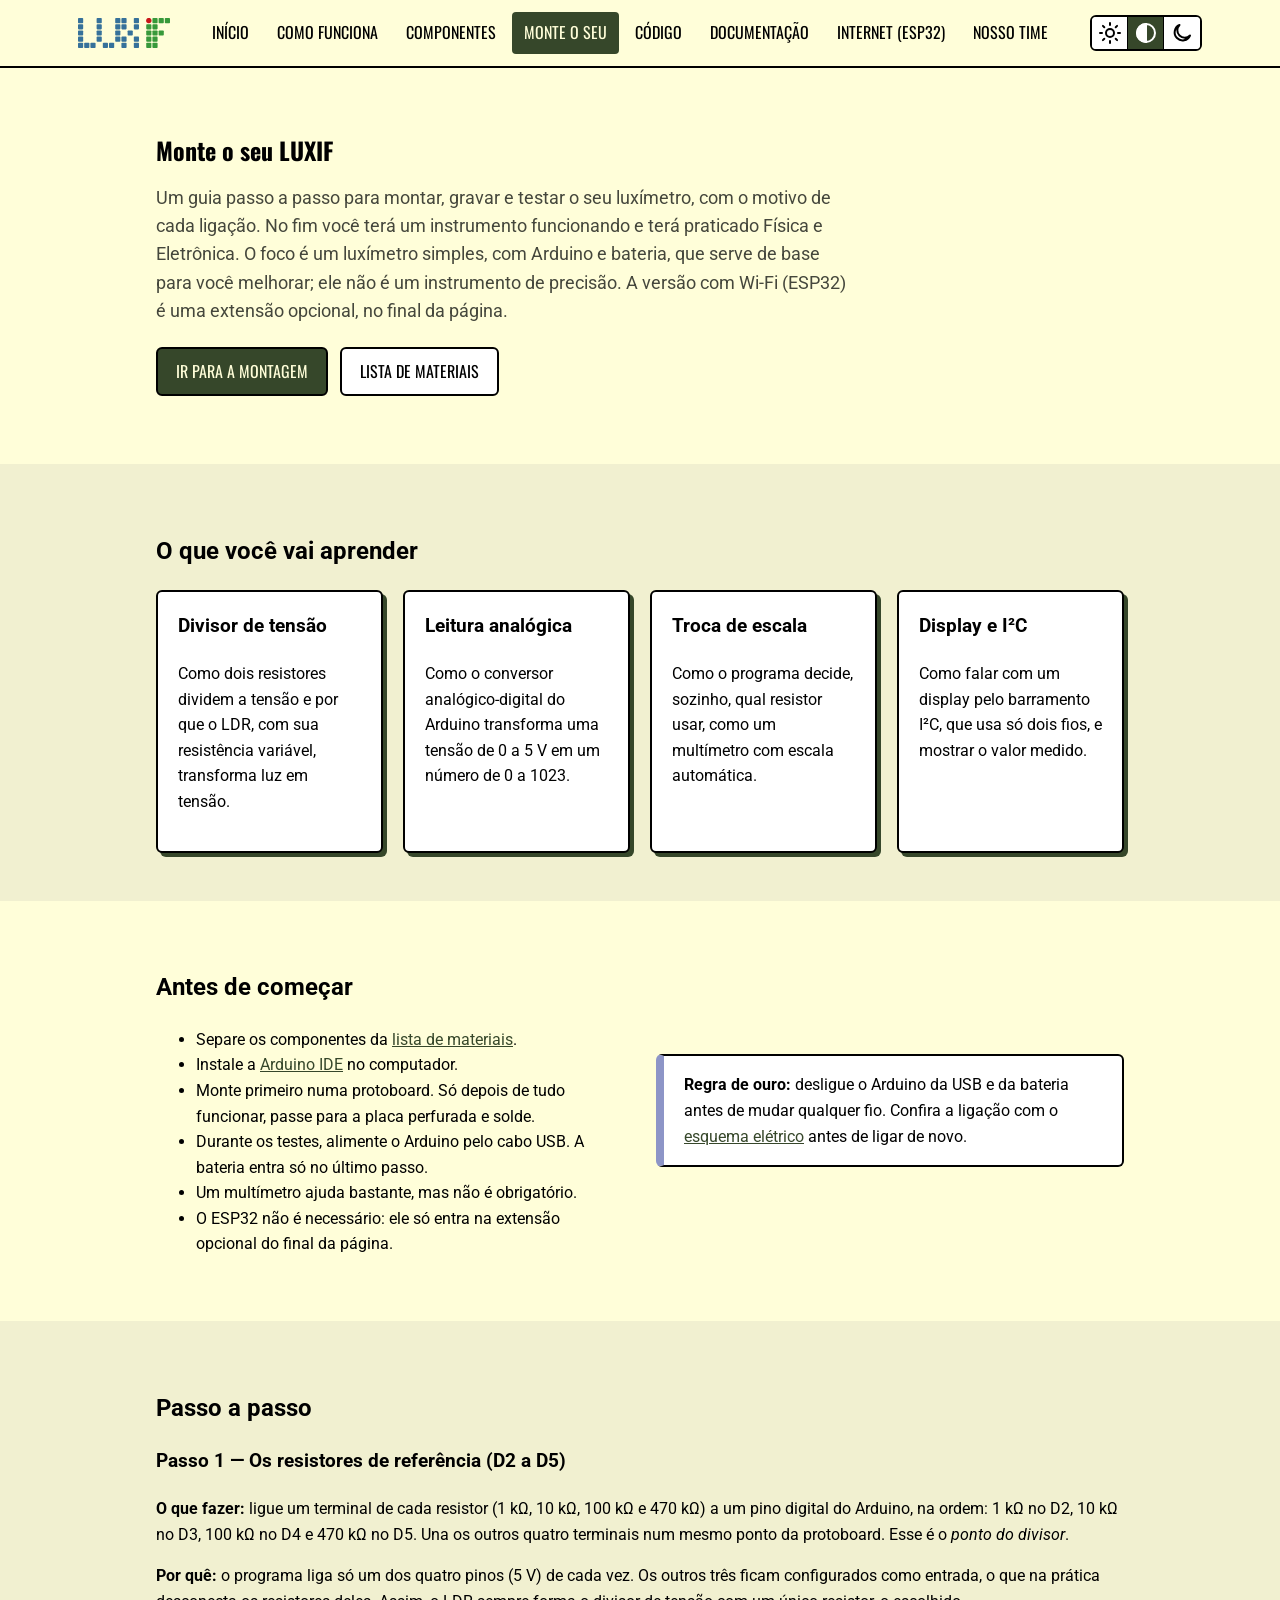
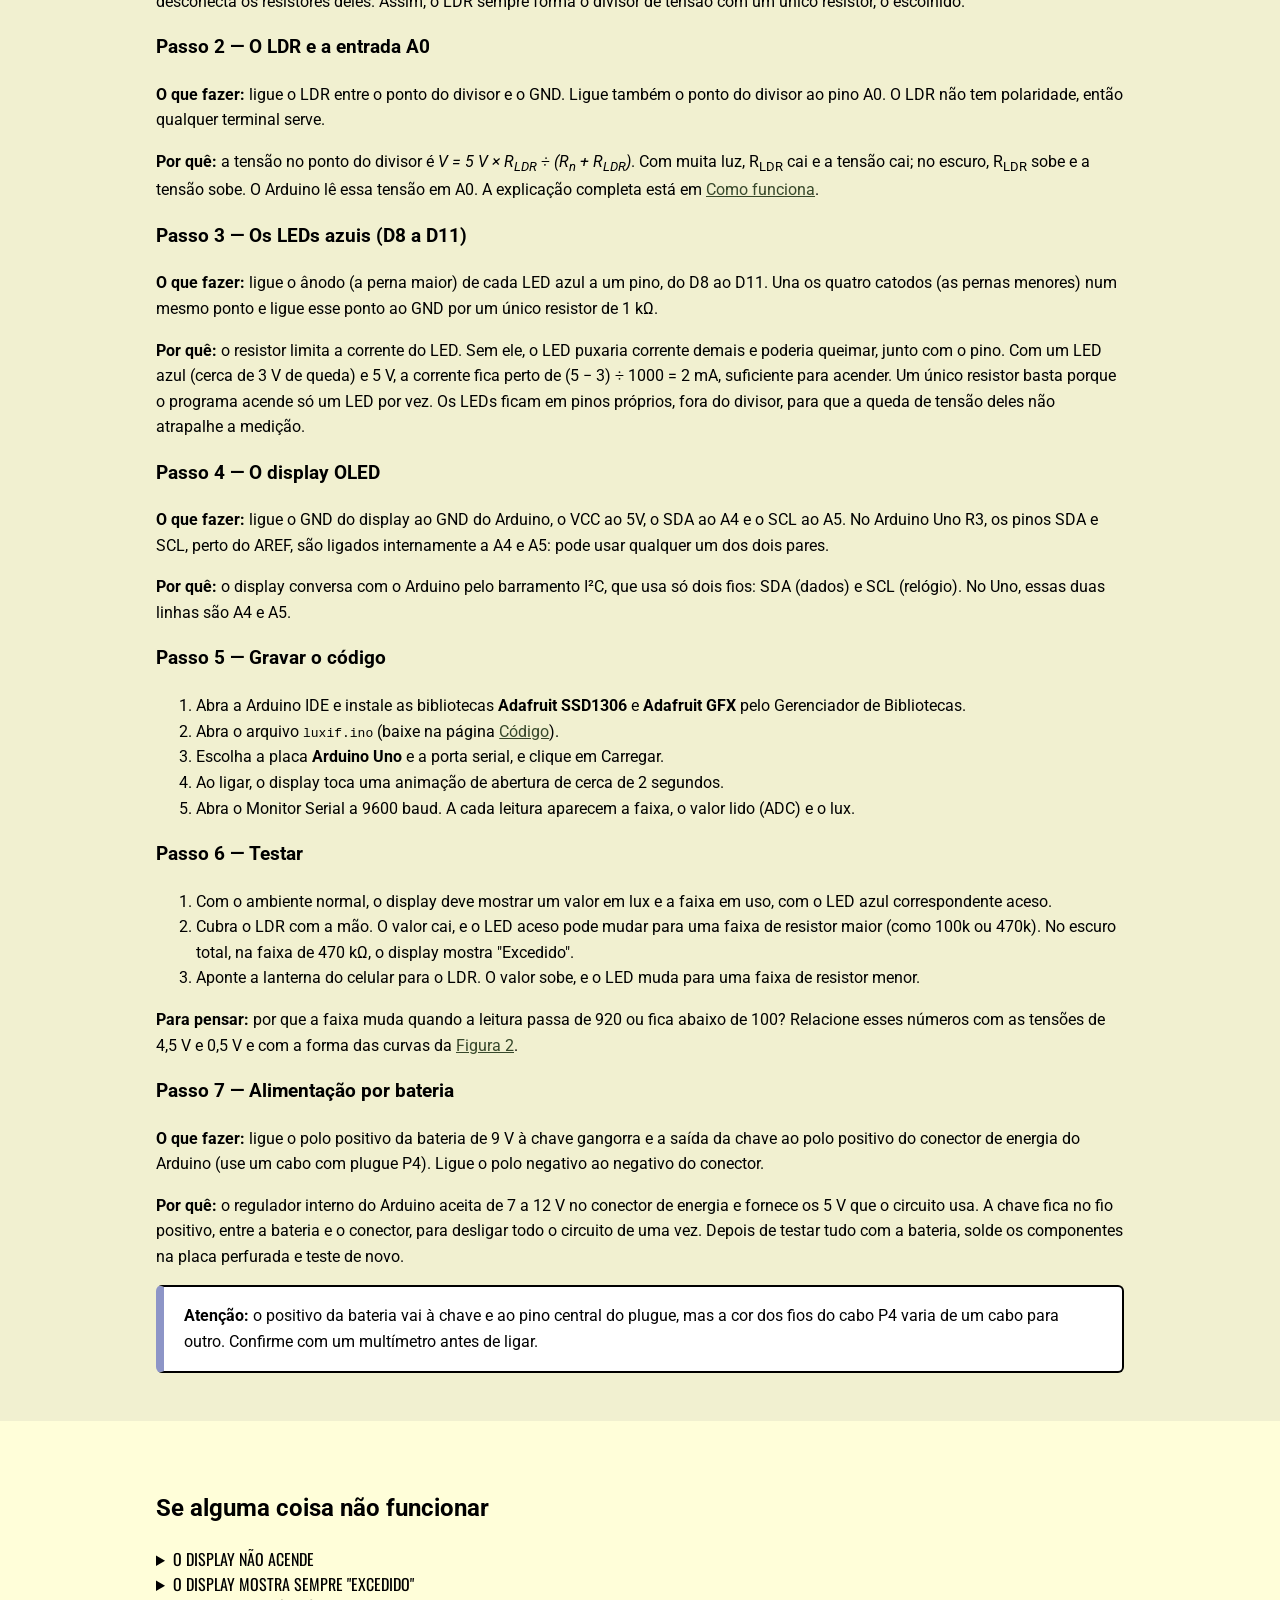
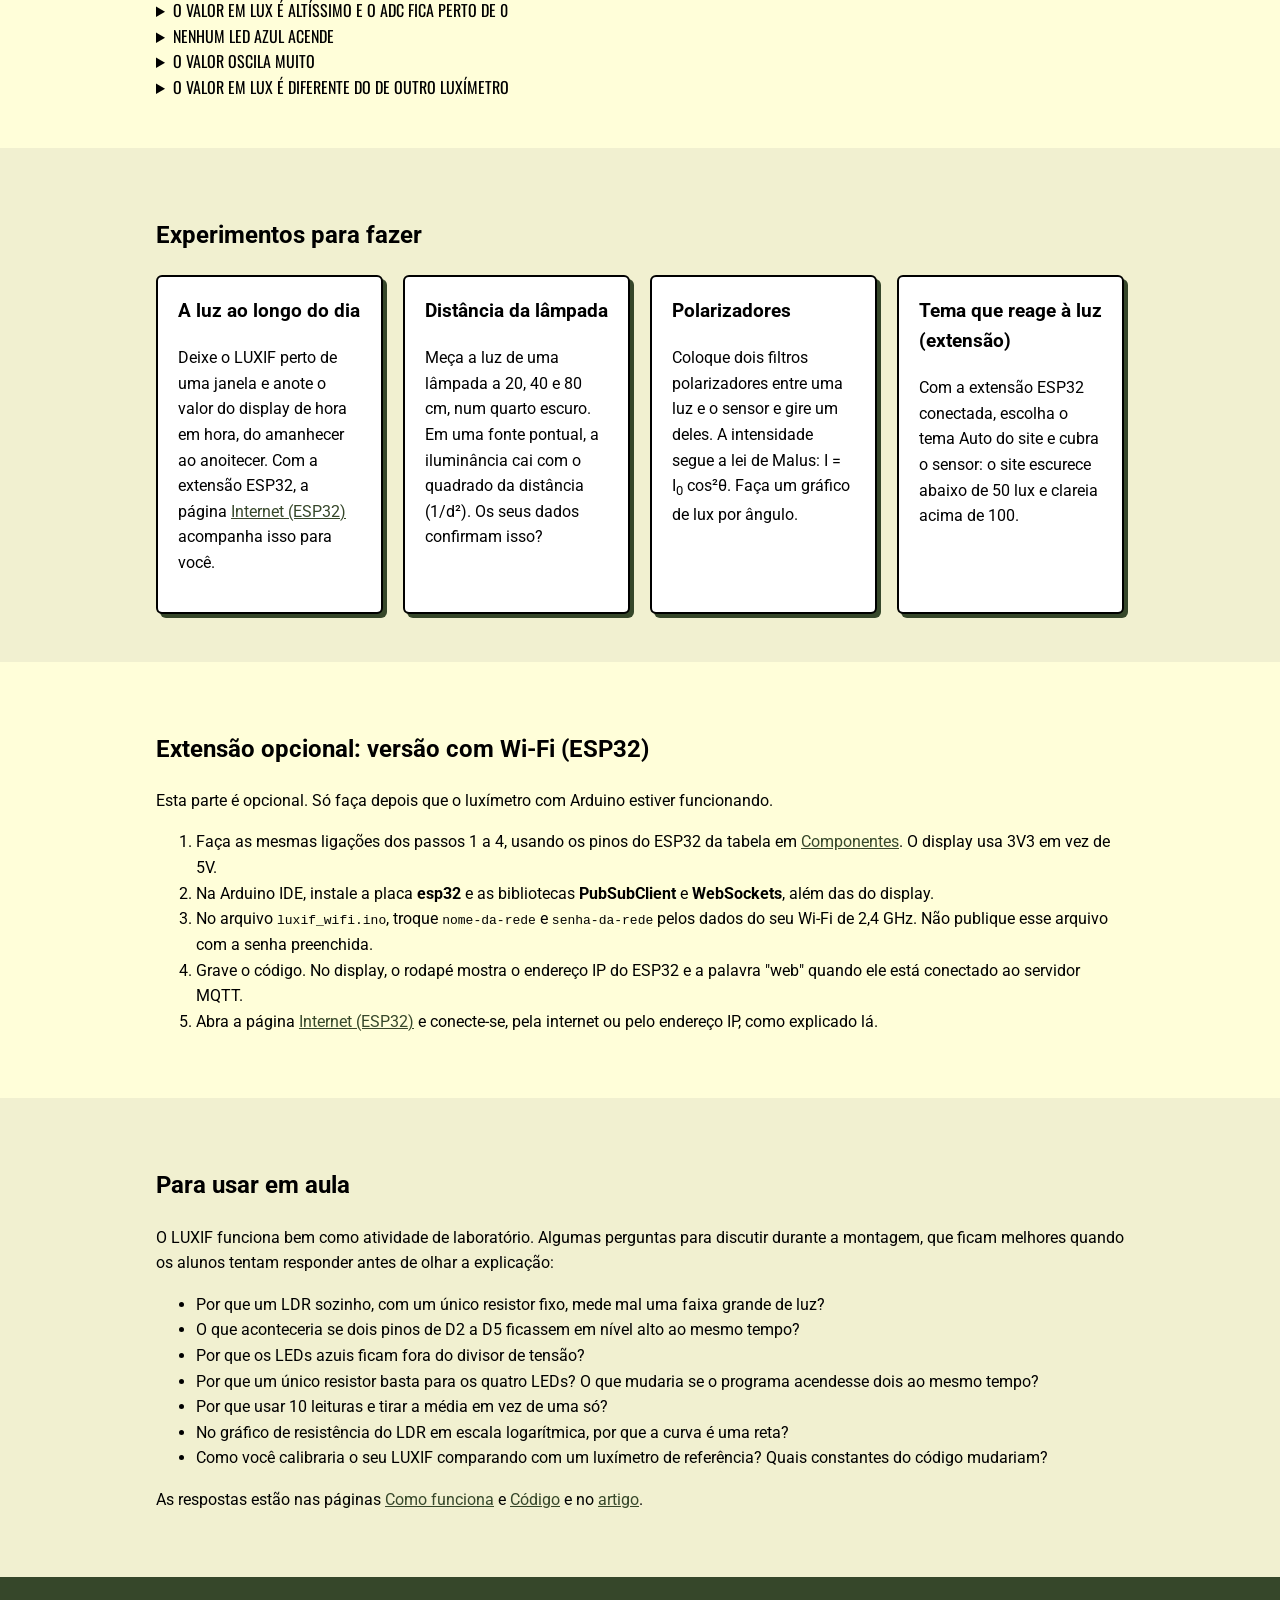
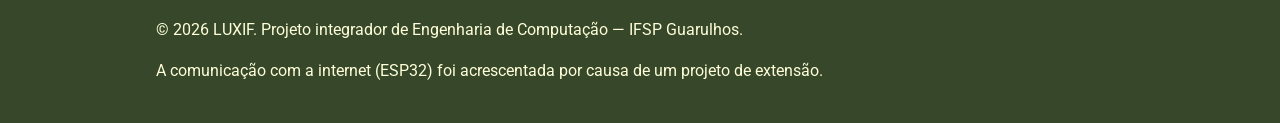
<file: paginas/montagem.html>
<!DOCTYPE html>
<html lang="pt-BR">
<head>
    <meta charset="UTF-8">
	<meta name="viewport" content="width=device-width, initial-scale=1">
    <title>Montagem</title>

    <link rel="icon" href="../icones/icone.png" type="image/png">
	<link href="https://fonts.googleapis.com/css2?family=Oswald:wght@500;700&amp;family=Roboto:wght@400;700&amp;display=swap" rel="stylesheet">
    <link rel="stylesheet" href="../css/style.css">
	<script src="../js/tema.js"></script>
</head>
<body>
    <header>
        <div class="painel">
            <a href="../index.html"><img class="logo" src="../imagens/logo.svg" alt="Logo LUXIF — página inicial"></a>
            <nav>
                <ul>
                    <li><a href="../index.html">Início</a></li>
                    <li><a href="funcionamento.html">Como funciona</a></li>
                    <li><a href="componentes.html">Componentes</a></li>
                    <li><a href="montagem.html" aria-current="page">Monte o seu</a></li>
                    <li><a href="codigo.html">Código</a></li>
                    <li><a href="documentacao.html">Documentação</a></li>
                    <li><a href="ao-vivo.html">Internet (ESP32)</a></li>
                    <li><a href="equipe.html">Nosso time</a></li>
                </ul>
            </nav>
			<div class="ferramentas">
				<a class="indicador-luxif" href="ao-vivo.html" title="Leitura atual do LUXIF" hidden><span></span></a>
				<div class="seletor-tema" role="group" aria-label="Tema do site">
					<button type="button" data-escolha="claro" aria-pressed="false" aria-label="Tema claro" title="Tema claro"><img src="../icones/claro.svg" alt="" class="icone"></button>	
					<button type="button" data-escolha="auto" aria-pressed="true" aria-label="Tema auto" title="Tema auto"><img src="../icones/auto.svg" alt="" class="icone"></button>
					<button type="button" data-escolha="escuro" aria-pressed="false" aria-label="Tema escuro" title="Tema escuro"><img src="../icones/escuro.svg" alt="" class="icone"></button>				
				</div>
			</div>
        </div>
    </header>
    
    <main>
        <section>
			<div class="container">
				<h1>Monte o seu LUXIF</h1>
				<p class="introducao">Um guia passo a passo para montar, gravar e testar o seu luxímetro, com o motivo de cada ligação. No fim você terá um instrumento funcionando e terá praticado Física e Eletrônica. O foco é um luxímetro simples, com Arduino e bateria, que serve de base para você melhorar; ele não é um instrumento de precisão. A versão com Wi-Fi (ESP32) é uma extensão opcional, no final da página.</p>
				<p>
					<a class="botao" href="#passos">Ir para a montagem</a>
					<a class="botao secundario" href="componentes.html#materiais">Lista de materiais</a>
				</p>
			</div>
		</section>

		<section id="aprender">
			<div class="container">
				<h2>O que você vai aprender</h2>
				<div class="grade">
					<article class="cartao">
						<h3>Divisor de tensão</h3>
						<p>Como dois resistores dividem a tensão e por que o LDR, com sua resistência variável, transforma luz em tensão.</p>
					</article>
					<article class="cartao">
						<h3>Leitura analógica</h3>
						<p>Como o conversor analógico-digital do Arduino transforma uma tensão de 0 a 5 V em um número de 0 a 1023.</p>
					</article>
					<article class="cartao">
						<h3>Troca de escala</h3>
						<p>Como o programa decide, sozinho, qual resistor usar, como um multímetro com escala automática.</p>
					</article>
					<article class="cartao">
						<h3>Display e I²C</h3>
						<p>Como falar com um display pelo barramento I²C, que usa só dois fios, e mostrar o valor medido.</p>
					</article>
				</div>
			</div>
		</section>

		<section id="antes">
			<div class="container duas-colunas">
				<div>
					<h2>Antes de começar</h2>
					<ul>
						<li>Separe os componentes da <a href="componentes.html#materiais">lista de materiais</a>.</li>
						<li>Instale a <a href="https://www.arduino.cc/en/software" target="_blank" rel="noopener">Arduino IDE</a> no computador.</li>
						<li>Monte primeiro numa protoboard. Só depois de tudo funcionar, passe para a placa perfurada e solde.</li>
						<li>Durante os testes, alimente o Arduino pelo cabo USB. A bateria entra só no último passo.</li>
						<li>Um multímetro ajuda bastante, mas não é obrigatório.</li>
						<li>O ESP32 não é necessário: ele só entra na extensão opcional do final da página.</li>
					</ul>
				</div>
				<div class="aviso">
					<strong>Regra de ouro:</strong> desligue o Arduino da USB e da bateria antes de mudar qualquer fio. Confira a ligação com o <a href="componentes.html#esquema">esquema elétrico</a> antes de ligar de novo.
				</div>
			</div>
		</section>

		<section id="passos">
			<div class="container">
				<h2>Passo a passo</h2>

				<h3>Passo 1 — Os resistores de referência (D2 a D5)</h3>
				<p><strong>O que fazer:</strong> ligue um terminal de cada resistor (1 kΩ, 10 kΩ, 100 kΩ e 470 kΩ) a um pino digital do Arduino, na ordem: 1 kΩ no D2, 10 kΩ no D3, 100 kΩ no D4 e 470 kΩ no D5. Una os outros quatro terminais num mesmo ponto da protoboard. Esse é o <em>ponto do divisor</em>.</p>
				<p><strong>Por quê:</strong> o programa liga só um dos quatro pinos (5 V) de cada vez. Os outros três ficam configurados como entrada, o que na prática desconecta os resistores deles. Assim, o LDR sempre forma o divisor de tensão com um único resistor, o escolhido.</p>

				<h3>Passo 2 — O LDR e a entrada A0</h3>
				<p><strong>O que fazer:</strong> ligue o LDR entre o ponto do divisor e o GND. Ligue também o ponto do divisor ao pino A0. O LDR não tem polaridade, então qualquer terminal serve.</p>
				<p><strong>Por quê:</strong> a tensão no ponto do divisor é <em>V = 5 V × R<sub>LDR</sub> ÷ (R<sub>n</sub> + R<sub>LDR</sub>)</em>. Com muita luz, R<sub>LDR</sub> cai e a tensão cai; no escuro, R<sub>LDR</sub> sobe e a tensão sobe. O Arduino lê essa tensão em A0. A explicação completa está em <a href="funcionamento.html#circuito">Como funciona</a>.</p>

				<h3>Passo 3 — Os LEDs azuis (D8 a D11)</h3>
				<p><strong>O que fazer:</strong> ligue o ânodo (a perna maior) de cada LED azul a um pino, do D8 ao D11. Una os quatro catodos (as pernas menores) num mesmo ponto e ligue esse ponto ao GND por um único resistor de 1 kΩ.</p>
				<p><strong>Por quê:</strong> o resistor limita a corrente do LED. Sem ele, o LED puxaria corrente demais e poderia queimar, junto com o pino. Com um LED azul (cerca de 3 V de queda) e 5 V, a corrente fica perto de (5 − 3) ÷ 1000 = 2 mA, suficiente para acender. Um único resistor basta porque o programa acende só um LED por vez. Os LEDs ficam em pinos próprios, fora do divisor, para que a queda de tensão deles não atrapalhe a medição.</p>

				<h3>Passo 4 — O display OLED</h3>
				<p><strong>O que fazer:</strong> ligue o GND do display ao GND do Arduino, o VCC ao 5V, o SDA ao A4 e o SCL ao A5. No Arduino Uno R3, os pinos SDA e SCL, perto do AREF, são ligados internamente a A4 e A5: pode usar qualquer um dos dois pares.</p>
				<p><strong>Por quê:</strong> o display conversa com o Arduino pelo barramento I²C, que usa só dois fios: SDA (dados) e SCL (relógio). No Uno, essas duas linhas são A4 e A5.</p>

				<h3>Passo 5 — Gravar o código</h3>
				<ol>
					<li>Abra a Arduino IDE e instale as bibliotecas <strong>Adafruit SSD1306</strong> e <strong>Adafruit GFX</strong> pelo Gerenciador de Bibliotecas.</li>
					<li>Abra o arquivo <code>luxif.ino</code> (baixe na página <a href="codigo.html">Código</a>).</li>
					<li>Escolha a placa <strong>Arduino Uno</strong> e a porta serial, e clique em Carregar.</li>
					<li>Ao ligar, o display toca uma animação de abertura de cerca de 2 segundos.</li>
					<li>Abra o Monitor Serial a 9600 baud. A cada leitura aparecem a faixa, o valor lido (ADC) e o lux.</li>
				</ol>

				<h3>Passo 6 — Testar</h3>
				<ol>
					<li>Com o ambiente normal, o display deve mostrar um valor em lux e a faixa em uso, com o LED azul correspondente aceso.</li>
					<li>Cubra o LDR com a mão. O valor cai, e o LED aceso pode mudar para uma faixa de resistor maior (como 100k ou 470k). No escuro total, na faixa de 470 kΩ, o display mostra "Excedido".</li>
					<li>Aponte a lanterna do celular para o LDR. O valor sobe, e o LED muda para uma faixa de resistor menor.</li>
				</ol>
				<p><strong>Para pensar:</strong> por que a faixa muda quando a leitura passa de 920 ou fica abaixo de 100? Relacione esses números com as tensões de 4,5 V e 0,5 V e com a forma das curvas da <a href="funcionamento.html#circuito">Figura 2</a>.</p>

				<h3>Passo 7 — Alimentação por bateria</h3>
				<p><strong>O que fazer:</strong> ligue o polo positivo da bateria de 9 V à chave gangorra e a saída da chave ao polo positivo do conector de energia do Arduino (use um cabo com plugue P4). Ligue o polo negativo ao negativo do conector.</p>
				<p><strong>Por quê:</strong> o regulador interno do Arduino aceita de 7 a 12 V no conector de energia e fornece os 5 V que o circuito usa. A chave fica no fio positivo, entre a bateria e o conector, para desligar todo o circuito de uma vez. Depois de testar tudo com a bateria, solde os componentes na placa perfurada e teste de novo.</p>

				<div class="aviso">
					<strong>Atenção:</strong> o positivo da bateria vai à chave e ao pino central do plugue, mas a cor dos fios do cabo P4 varia de um cabo para outro. Confirme com um multímetro antes de ligar.
				</div>
			</div>
		</section>

		<section id="problemas">
			<div class="container">
				<h2>Se alguma coisa não funcionar</h2>
				<details>
					<summary>O display não acende</summary>
					<p>Confira o GND e o 5V do display e se SDA e SCL não estão trocados (SDA no A4, SCL no A5). Abra o Monitor Serial: se aparecer "SSD1306 allocation failed", o Arduino não achou o display. Alguns módulos usam o endereço 0x3D em vez de 0x3C; nesse caso, troque <code>SCREEN_ADDR</code> no código.</p>
				</details>
				<details>
					<summary>O display mostra sempre "Excedido"</summary>
					<p>A leitura está no máximo, o que acontece quando o LDR não está ligado ao ponto do divisor ou ao GND. Verifique o contato dos dois terminais do LDR.</p>
				</details>
				<details>
					<summary>O valor em lux é altíssimo e o ADC fica perto de 0</summary>
					<p>O ADC perto de zero indica que o ponto do divisor está quase no GND. Confira se ele não está em curto com o GND e se os resistores estão nos pinos D2 a D5 certos.</p>
				</details>
				<details>
					<summary>Nenhum LED azul acende</summary>
					<p>Verifique a polaridade (a perna maior do LED vai do lado do pino) e se os quatro catodos estão unidos e ligados ao GND pelo resistor de 1 kΩ. Sem esse resistor no caminho para o GND, nenhum LED acende.</p>
				</details>
				<details>
					<summary>O valor oscila muito</summary>
					<p>Quase sempre é mau contato. Reencaixe os jumpers do ponto do divisor e do LDR. Lâmpadas de LED e fluorescentes também piscam numa frequência alta, e isso pode variar a leitura um pouco.</p>
				</details>
				<details>
					<summary>O valor em lux é diferente do de outro luxímetro</summary>
					<p>Os LDRs variam de um para outro. Ajuste as constantes <code>A</code> e <code>GAMA</code> no código para o seu sensor, como explicado em <a href="funcionamento.html#calibracao">Como funciona</a>.</p>
				</details>
			</div>
		</section>

		<section id="experimentos">
			<div class="container">
				<h2>Experimentos para fazer</h2>
				<div class="grade">
					<article class="cartao">
						<h3>A luz ao longo do dia</h3>
						<p>Deixe o LUXIF perto de uma janela e anote o valor do display de hora em hora, do amanhecer ao anoitecer. Com a extensão ESP32, a página <a href="ao-vivo.html">Internet (ESP32)</a> acompanha isso para você.</p>
					</article>
					<article class="cartao">
						<h3>Distância da lâmpada</h3>
						<p>Meça a luz de uma lâmpada a 20, 40 e 80 cm, num quarto escuro. Em uma fonte pontual, a iluminância cai com o quadrado da distância (1/d²). Os seus dados confirmam isso?</p>
					</article>
					<article class="cartao">
						<h3>Polarizadores</h3>
						<p>Coloque dois filtros polarizadores entre uma luz e o sensor e gire um deles. A intensidade segue a lei de Malus: I = I<sub>0</sub> cos²θ. Faça um gráfico de lux por ângulo.</p>
					</article>
					<article class="cartao">
						<h3>Tema que reage à luz (extensão)</h3>
						<p>Com a extensão ESP32 conectada, escolha o tema Auto do site e cubra o sensor: o site escurece abaixo de 50 lux e clareia acima de 100.</p>
					</article>
				</div>
			</div>
		</section>

		<section id="esp32">
			<div class="container">
				<h2>Extensão opcional: versão com Wi-Fi (ESP32)</h2>
				<p>Esta parte é opcional. Só faça depois que o luxímetro com Arduino estiver funcionando.</p>
				<ol>
					<li>Faça as mesmas ligações dos passos 1 a 4, usando os pinos do ESP32 da tabela em <a href="componentes.html#versao-wifi">Componentes</a>. O display usa 3V3 em vez de 5V.</li>
					<li>Na Arduino IDE, instale a placa <strong>esp32</strong> e as bibliotecas <strong>PubSubClient</strong> e <strong>WebSockets</strong>, além das do display.</li>
					<li>No arquivo <code>luxif_wifi.ino</code>, troque <code>nome-da-rede</code> e <code>senha-da-rede</code> pelos dados do seu Wi-Fi de 2,4 GHz. Não publique esse arquivo com a senha preenchida.</li>
					<li>Grave o código. No display, o rodapé mostra o endereço IP do ESP32 e a palavra "web" quando ele está conectado ao servidor MQTT.</li>
					<li>Abra a página <a href="ao-vivo.html">Internet (ESP32)</a> e conecte-se, pela internet ou pelo endereço IP, como explicado lá.</li>
				</ol>
			</div>
		</section>

		<section id="em-aula">
			<div class="container">
				<h2>Para usar em aula</h2>
				<p>O LUXIF funciona bem como atividade de laboratório. Algumas perguntas para discutir durante a montagem, que ficam melhores quando os alunos tentam responder antes de olhar a explicação:</p>
				<ul>
					<li>Por que um LDR sozinho, com um único resistor fixo, mede mal uma faixa grande de luz?</li>
					<li>O que aconteceria se dois pinos de D2 a D5 ficassem em nível alto ao mesmo tempo?</li>
					<li>Por que os LEDs azuis ficam fora do divisor de tensão?</li>
					<li>Por que um único resistor basta para os quatro LEDs? O que mudaria se o programa acendesse dois ao mesmo tempo?</li>
					<li>Por que usar 10 leituras e tirar a média em vez de uma só?</li>
					<li>No gráfico de resistência do LDR em escala logarítmica, por que a curva é uma reta?</li>
					<li>Como você calibraria o seu LUXIF comparando com um luxímetro de referência? Quais constantes do código mudariam?</li>
				</ul>
				<p>As respostas estão nas páginas <a href="funcionamento.html">Como funciona</a> e <a href="codigo.html">Código</a> e no <a href="documentacao.html">artigo</a>.</p>
			</div>
		</section>
    </main>
    
    <footer>
		<div class="container">
			<p>&copy; 2026 LUXIF. Projeto integrador de Engenharia de Computação — IFSP Guarulhos.</p>
			<p>A comunicação com a internet (ESP32) foi acrescentada por causa de um projeto de extensão.</p>
		</div>
	</footer>
	<script src="../js/luxif.js"></script>
</body>
</html>
</file>
<file: css/style.css>
:root {
	--principal: #8D95C7;   /* roxo azulado claro */
	--secundaria: #A5C78D;  /* verde claro */
	--destaque: #36472A;    /* verde escuro: links e botões */
	--fundo: #FFFED9;       /* amarelo claro */
	--texto: #000000;
	--fonte-titulo: "Oswald", sans-serif;
	--fonte-texto: "Roboto", sans-serif;

	--superficie: #FFFFFF;
	--fundo-alternado: #F1F0D0;
	--borda: #000000;
	--texto-suave: #45473C;
	--sobre-destaque: #FFFED9;
	--rodape-fundo: #36472A;
	--rodape-texto: #FFFED9;

	color-scheme: light;
}

:root[data-tema="escuro"] {
	--principal: #A9B0DD;
	--secundaria: #A5C78D;
	--destaque: #B9D9A2;
	--fundo: #16180F;
	--texto: #F2F1DC;

	--superficie: #20231A;
	--fundo-alternado: #1B1D14;
	--borda: #5C604E;
	--texto-suave: #C4C3AE;
	--sobre-destaque: #16180F;
	--rodape-fundo: #0E100A;
	--rodape-texto: #F2F1DC;

	color-scheme: dark;
}

*,
*::before,
*::after {
    box-sizing: border-box;
}

body {
	margin: 0;
	background: var(--fundo);
	color: var(--texto);
	font-family: var(--fonte-texto);
	line-height: 1.6;
	transition: background-color .4s, color .4s;
}

h1 {
	font-family: var(--fonte-titulo);
	line-height: 1.2;
}

a {
	color: var(--destaque);
}

img {
	max-width: 100%;
	height: auto;
}

:focus-visible {
	outline: 3px solid var(--principal);
	outline-offset: 2px;
}

section {
	padding: 48px 0;
}

.container {
	max-width: 1000px;
	margin: 0 auto;
	padding: 0 16px;
}

section {
	padding: 48px 0;
}

section:nth-of-type(even) {
	background: var(--fundo-alternado);
}

/* Cabeçalho */

header {
	border-bottom: 2px solid var(--borda);
}

header .painel {
	display: flex;
	flex-wrap: wrap;
	align-items: center;
	width: fit-content;
	min-width: 1000px;
	justify-content: space-between;
	gap: 30px;
	padding-top: 12px;
	padding-bottom: 12px;
	margin: 0 auto;
}

.logo {
	display: block;
	height: 30px;
	width: auto;
}

nav ul {
	display: flex;
	flex-wrap: wrap;
	gap: 4px;
	list-style: none;
	margin: 0;
	padding: 0;
}

nav a {
	display: block;
	padding: 8px 12px;
	border-radius: 4px;
	font-family: var(--fonte-titulo);
	text-transform: uppercase;
	text-decoration: none;
	color: var(--texto);
}

nav a:hover {
	background: var(--principal);
	color: #000000;
}

nav a[aria-current="page"] {
	background: var(--destaque);
	color: var(--sobre-destaque);
}


.ferramentas {
	display: flex;
	align-items: center;
	gap: 10px;
}

.icone { 
	width: 1.5rem; 
	height: 1.5rem; 
	display: block; 
}

/* Os SVGs são pretos. Botão ativo tem fundo escuro no tema claro e claro no tema escuro; o inativo é o contrário. */
[data-tema="claro"] button[aria-pressed="true"] .icone,
[data-tema="escuro"] button[aria-pressed="false"] .icone {
	filter: invert(1);
}

.indicador-luxif {
	display: inline-flex;
	align-items: center;
	gap: 6px;
	padding: 4px 10px;
	border: 2px solid var(--borda);
	border-radius: 999px;
	background: var(--superficie);
	color: var(--texto);
	font-size: .9rem;
	font-weight: 700;
	text-decoration: none;
	white-space: nowrap;
}

.indicador-luxif[hidden] {
	display: none;
}

.indicador-luxif::before {
	content: "";
	width: 8px;
	height: 8px;
	border-radius: 50%;
	background: #2E8540;
}

.seletor-tema {
	display: inline-flex;
	border: 2px solid var(--borda);
	border-radius: 6px;
	overflow: hidden;
}

.seletor-tema button {
	display: grid;
	place-items: center;
	width: 36px;
	height: 32px;
	padding: 0;
	border: 0;
	border-right: 1px solid var(--borda);
	background: var(--superficie);
	color: var(--texto);
	cursor: pointer;
}

.seletor-tema button:last-child {
	border-right: 0;
}

.seletor-tema button[aria-pressed="true"] {
	background: var(--destaque);
	color: var(--sobre-destaque);
}

/* Rodapé */

footer {
	padding: 24px 0;
	background: var(--rodape-fundo);
	color: var(--rodape-texto);
}

footer a {
	color: var(--rodape-texto);
}

/* Conteudo das páginas */

.abertura h1 {
	font-size: 3rem;
	margin: 0 0 8px;
}

.subtitulo {
	font-size: 1.3rem;
}

.introducao {
	max-width: 70ch;
	color: var(--texto-suave);
	font-size: 1.1rem;
}

.botao {
	display: inline-block;
	padding: 10px 18px;
	margin: 4px 8px 4px 0;
	border: 2px solid var(--borda);
	border-radius: 6px;
	background: var(--destaque);
	color: var(--sobre-destaque);
	font-family: var(--fonte-titulo);
	font-size: 1rem;
	text-transform: uppercase;
	text-decoration: none;
	cursor: pointer;
}

.botao:hover {
	opacity: .55;
}

.botao.secundario {
	background: var(--superficie);
	color: var(--texto);
}

.botao.secundario:hover {
    opacity: .60;
    background-color: var(--principal);
}

.grade {
	display: grid;
	grid-template-columns: repeat(auto-fit, minmax(220px, 1fr));
	gap: 20px;
}

.cartao {
	background: var(--superficie);
	border: 2px solid var(--borda);
	border-radius: 6px;
	padding: 20px;
	box-shadow: 4px 4px 0 var(--destaque);
}

.cartao h3 {
	margin-top: 0;
}

.cartao .foto {
	display: block;
	width: 100%;
	aspect-ratio: 1 / 1;
	object-fit: cover;
	border: 2px solid var(--borda);
	border-radius: 4px;
	margin-bottom: 16px;
}

.cartao .foto[hidden] {
	display: none;
}

.aviso {
	padding: 16px 20px;
	border: 2px solid var(--borda);
	border-left: 8px solid var(--principal);
	border-radius: 6px;
	background: var(--superficie);
}

.formula {
	padding: 16px;
	border: 2px dashed var(--borda);
	border-radius: 6px;
	background: var(--superficie);
	font-family: monospace;
	font-size: 1.2rem;
	text-align: center;
}

figure {
	margin: 0;
	padding: 12px;
	border: 2px solid var(--borda);
	border-radius: 6px;
	background: var(--superficie);
}

figure img {
	display: block;
	margin: 0 auto;
	background: #FFFFFF;
}

figcaption {
	margin-top: 8px;
	font-size: .9rem;
}

table {
	width: 100%;
	border-collapse: collapse;
	background: var(--superficie);
}

th,
td {
	padding: 10px 12px;
	border: 1px solid var(--borda);
	text-align: left;
	vertical-align: top;
}

thead th {
	background: var(--principal);
	color: #000000;
	font-family: var(--fonte-titulo);
}

:not(pre) > code {
	overflow-wrap: anywhere;
}

pre {
	overflow-x: auto;
	padding: 16px;
	border-radius: 6px;
	background: #1E2219;
	color: #EEF0E4;
	line-height: 1.5;
}


.grafico {
	background: var(--superficie);
	border: 2px solid var(--borda);
	border-radius: 6px;
	padding: 24px;
	box-shadow: 4px 4px 0 var(--destaque);
}

.conexao {
	display: flex;
	flex-wrap: wrap;
	align-items: center;
	gap: 8px;
}

.conexao > label,
.campo-endereco label,
.modos legend {
	width: 100%;
	padding: 0;
	font-family: var(--fonte-titulo);
	text-transform: uppercase;
}

.modos {
	display: flex;
	flex-wrap: wrap;
	gap: 6px 20px;
	width: 100%;
	margin: 0 0 8px;
	padding: 0;
	border: 0;
}

.modos label {
	display: inline-flex;
	align-items: center;
	gap: 6px;
	cursor: pointer;
}

input[type="radio"] {
	width: 18px;
	height: 18px;
	accent-color: var(--destaque);
}

.campo-endereco {
	display: flex;
	flex-wrap: wrap;
	gap: 8px;
	width: 100%;
}

.campo-endereco[hidden] {
	display: none;
}

input[type="text"] {
	flex: 1;
	min-width: 220px;
	min-height: 44px;
	padding: 8px 12px;
	border: 2px solid var(--borda);
	border-radius: 6px;
	background: var(--fundo);
	color: var(--texto);
	font: inherit;
}

.estado {
	display: flex;
	align-items: center;
	gap: 8px;
	margin: 16px 0 0;
	color: var(--texto-suave);
}

.estado::before {
	content: "";
	flex: none;
	width: 12px;
	height: 12px;
	border: 2px solid var(--borda);
	border-radius: 50%;
	background: #9A9A9A;
}

.estado[data-estado="conectado"]::before {
	background: #2E8540;
}

.estado[data-estado="simulando"]::before {
	background: #F2B705;
}

.estado[data-estado="conectando"]::before,
.estado[data-estado="aguardando"]::before {
	background: #8D95C7;
}

.estado[data-estado="erro"] {
	color: var(--alerta);
}

.estado[data-estado="erro"]::before {
	background: var(--alerta);
}

.leitura-principal {
	margin: 24px 0 4px;
	font-family: var(--fonte-titulo);
	font-size: clamp(3rem, 12vw, 5rem);
	line-height: 1;
}

.leitura-principal small {
	font-size: .4em;
	color: var(--texto-suave);
}

.nivel-luz {
	margin: 0 0 20px;
	color: var(--texto-suave);
	font-size: 1.1rem;
}

.leituras {
	display: grid;
	grid-template-columns: repeat(auto-fit, minmax(130px, 1fr));
	gap: 12px;
}

.leituras div {
	padding: 10px 14px;
	border: 2px solid var(--borda);
	border-radius: 6px;
	background: var(--fundo);
}

.leituras span {
	display: block;
	font-size: .8rem;
	text-transform: uppercase;
	color: var(--texto-suave);
}

.leituras strong {
	font-size: 1.3rem;
}

.historico {
	display: flex;
	align-items: flex-end;
	gap: 3px;
	height: 140px;
	margin-top: 20px;
	padding: 8px;
	border: 2px solid var(--borda);
	border-radius: 6px;
	background: var(--fundo);
}

.historico span {
	flex: 1;
	min-height: 2px;
	border-radius: 2px 2px 0 0;
	background: var(--principal);
}

.historico span.atual {
	background: var(--destaque);
}

.legenda-historico {
	display: flex;
	justify-content: space-between;
	margin: 6px 0 0;
	font-size: .85rem;
	color: var(--texto-suave);
}

.registro {
	max-height: 220px;
	overflow-y: auto;
	margin-top: 12px;
	font-size: .85rem;
}

details summary {
	cursor: pointer;
	font-family: var(--fonte-titulo);
	text-transform: uppercase;
}


/* Responsividade */

.duas-colunas {
	display: grid;
	grid-template-columns: 1fr 1fr;
	gap: 32px;
	align-items: center;
}

/* Em telas estreitas o cabeçalho acompanha a largura da tela, em vez de forçar 1000 px */
@media (max-width: 1040px) {
	header .painel {
		min-width: 0;
		width: 100%;
		box-sizing: border-box;
		padding-left: 16px;
		padding-right: 16px;
		gap: 12px 30px;
	}
}

@media (max-width: 800px) {
	nav {
		order: 3;
		width: 100%;
	}

	.duas-colunas {
		grid-template-columns: minmax(0, 1fr);
	}

	.abertura h1 {
		font-size: 2.2rem;
	}
}

.tabela-rolagem {
	overflow-x: auto;
}
</file>
